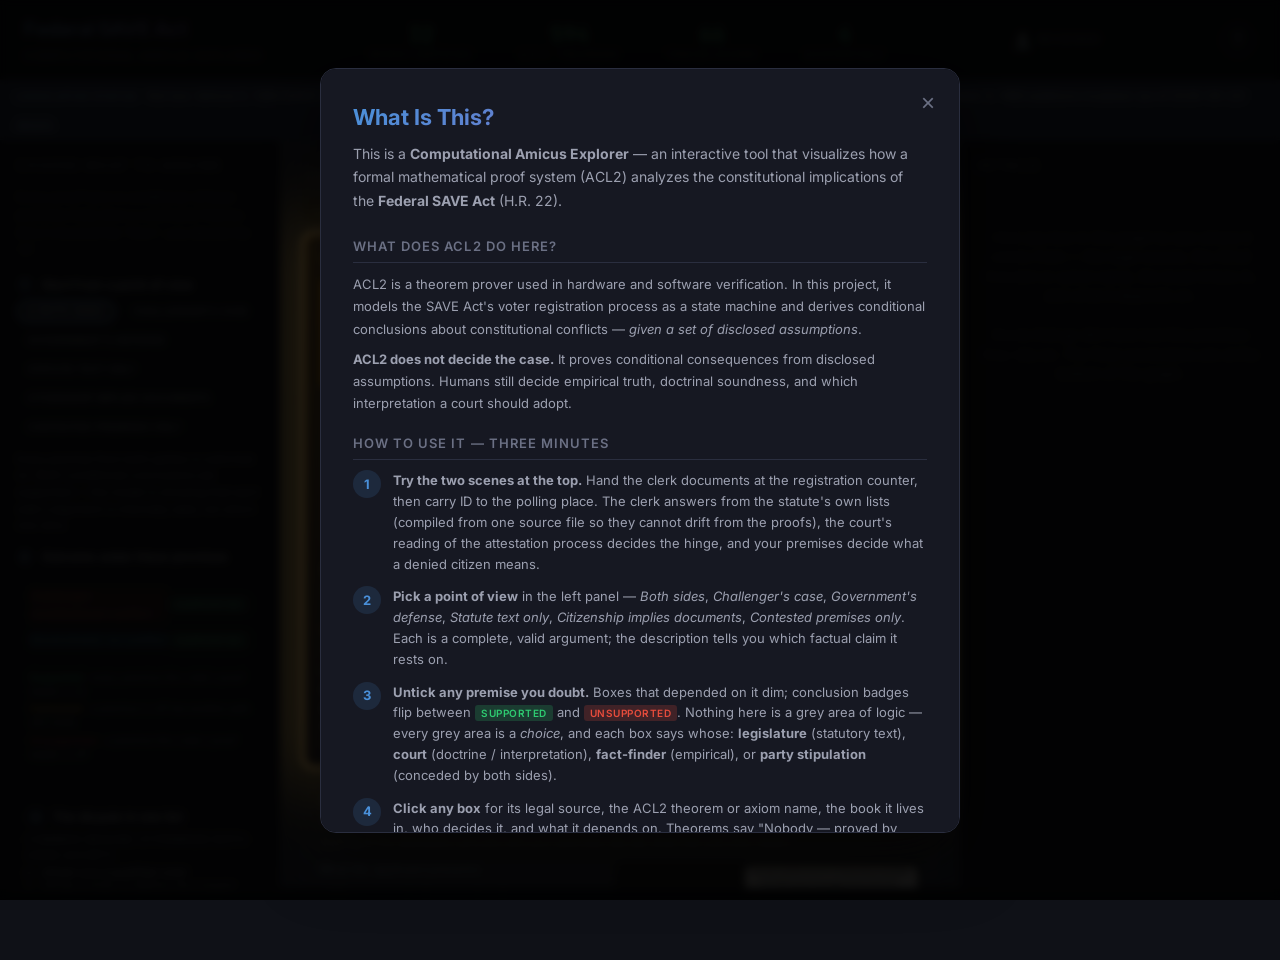
<file: web/index.html>
<!DOCTYPE html>
<html lang="en">
<head>
  <meta charset="UTF-8">
  <meta name="viewport" content="width=device-width, initial-scale=1.0">
  <meta name="description" content="Interactive visual explorer for the Federal SAVE Act ACL2 constitutional stress-test. Toggle assumptions to see which proof paths remain supported.">
  <title>Federal SAVE Act — Computational Amicus Explorer</title>
  <link rel="preconnect" href="https://fonts.googleapis.com">
  <link href="https://fonts.googleapis.com/css2?family=Inter:wght@300;400;500;600;700&family=JetBrains+Mono:wght@400;500&display=swap" rel="stylesheet">
  <link rel="stylesheet" href="style.css?v=7.2.1">
</head>
<body>
  <header id="app-header">
    <div class="header-content">
      <div class="header-title">
        <h1>Federal SAVE Act</h1>
        <span class="subtitle">Computational Amicus Explorer</span>
      </div>
      <div id="audit-bar" class="audit-bar">
        <button class="audit-stat audit-stat-btn" data-audit="books"><span class="audit-num" id="stat-books">—</span><span class="audit-label">Books Certified</span></button>
        <button class="audit-stat audit-stat-btn" data-audit="theorems"><span class="audit-num" id="stat-theorems">—</span><span class="audit-label">Q.E.D. Theorems</span></button>
        <button class="audit-stat audit-stat-btn" data-audit="axioms"><span class="audit-num" id="stat-axioms">—</span><span class="audit-label">Traced Axioms</span></button>
        <button class="audit-stat audit-stat-btn" data-audit="existentials"><span class="audit-num" id="stat-existentials">—</span><span class="audit-label">Existentials</span></button>
      </div>
      <label class="reviewer-toggle" title="Show ACL2 technical details">
        <span class="reviewer-icon">🔬</span>
        <input type="checkbox" id="reviewer-mode">
        <span class="reviewer-label">Reviewer</span>
      </label>
      <button id="about-btn" class="about-btn" title="About this tool">?</button>
    </div>
  </header>

  <div id="audit-drawer" class="audit-drawer">
    <div class="audit-drawer-header">
      <h3 id="audit-drawer-title"></h3>
      <button id="audit-drawer-close" class="audit-drawer-close">&times;</button>
    </div>
    <div id="audit-drawer-content" class="audit-drawer-content"></div>
  </div>

  <div class="mobile-panel-toggles" id="mobile-toggles">
    <button class="mobile-toggle-btn" id="toggle-hypotheticals" data-panel="left">☰ Choose premises</button>
    <button class="mobile-toggle-btn" id="toggle-details" data-panel="right">ℹ Details</button>
  </div>

  <div id="status-bar" class="status-bar hidden">
    <span class="status-chip">LEGISLATIVE STATUS</span>
    <span id="status-text"></span>
    <a id="status-link" href="#" target="_blank" rel="noopener">details</a>
  </div>
  <div id="warning-banner" class="warning-banner hidden">
    <span class="warning-icon">⚠</span>
    <span id="warning-text"></span>
    <button id="warning-close" class="warning-close">&times;</button>
  </div>

  <main id="app-main">
    <aside id="panel-left" class="panel panel-left">
      <h2 class="panel-title">Choose what to assume</h2>
      <p class="panel-hint">Every proof here is conditional: <em>if</em> these premises hold, <em>then</em> a conclusion follows. ACL2 checked the "then"; you decide the "if".</p>
      <div class="step-label"><span class="step-chip">1</span> Start from a point of view</div>
      <div id="preset-bar" class="preset-bar">
        <button class="preset-btn" data-preset="compare" title="Turn on every premise from both sides and compare the two outcomes side by side">⚖ Both sides</button>
        <button class="preset-btn preset-challenger" data-preset="challenger" title="Only the premises the challenger needs: documents are hard to get, the alternative process can deny">Challenger's case</button>
        <button class="preset-btn preset-government" data-preset="government" title="Only the premises the government needs: important interest, evenhanded, adequate alternative">Government's defense</button>
        <button class="preset-btn" data-preset="neutral" title="No legal or empirical premises at all — just the statute's text and structure. Neither outcome is supported.">Statute text only</button>
        <button class="preset-btn" data-preset="citizendocs" title="Grant the challenger every legal premise but deny the empirical ones: citizens hold documents and a waivable fee is not a burden">Citizenship implies documents</button>
        <button class="preset-btn" data-preset="highrisk" title="Keep only the three empirically contestable premises and drop everything doctrinal">Contested premises only</button>
      </div>
      <p id="preset-description" class="preset-description"></p>
      <div class="step-label"><span class="step-chip">2</span> Outcome under these premises</div>
      <div id="scenario-status" class="scenario-status">
        <div class="scenario-row">
          <span class="scenario-path-label path-challenger">Challenger: constitutional conflict</span>
          <span class="scenario-badge" id="scenario-challenger">—</span>
        </div>
        <div class="scenario-row">
          <span class="scenario-path-label path-government">Government: no conflict</span>
          <span class="scenario-badge" id="scenario-government">—</span>
        </div>
        <div class="scenario-legend">
          <span><b class="lg lg-supported">Supported</b> every premise this side's proof needs is on</span>
          <span><b class="lg lg-contested">Contested</b> a premise is off but another path still holds</span>
          <span><b class="lg lg-unsupported">Unsupported</b> a premise this side's proof needs is off</span>
        </div>
      </div>
      <div id="dispute-panel" class="dispute-panel">
        <div class="step-label"><span class="step-chip">★</span> The dispute in one list</div>
        <div id="dispute-list"></div>
      </div>
      <div class="step-label"><span class="step-chip">3</span> Doubt a premise? Untick it and watch the outcome change</div>
      <div id="controls-container"></div>
      <div class="filter-section">
        <h3 class="filter-title">Display options</h3>
        <label class="filter-toggle"><input type="checkbox" id="filter-axiom-free"> Highlight axiom-free theorems</label>
        <label class="filter-toggle"><input type="checkbox" id="filter-high-risk"> Highlight high-risk assumptions</label>
        <label class="filter-toggle"><input type="checkbox" id="filter-challenger" checked> Show challenger path</label>
        <label class="filter-toggle"><input type="checkbox" id="filter-government" checked> Show government path</label>
        <label class="filter-toggle"><input type="checkbox" id="filter-neutral" checked> Show neutral nodes</label>
      </div>
    </aside>

    <section id="panel-center" class="panel panel-center">
      <nav class="jump-bar" aria-label="Jump to">
        <span class="jump-label">Jump to</span>
        <a href="#hinge-panel">The hinge</a>
        <a href="#voter-panel">Registration counter</a>
        <a href="#poll-panel">Polling place</a>
        <a href="#graph-container">Proof graph</a>
        <a href="#" id="jump-conclusions">Conclusions</a>
        <button id="tour-btn" class="tour-btn" title="A 60-second walkthrough">▶ Tour</button>
        <input id="share-link" class="share-link" readonly title="This link reproduces the current premises" aria-label="Share link">
        <button id="export-memo-btn" class="export-btn" title="Write your current premises and outcomes as a Markdown brief">⬇ Export memo</button>
      </nav>
      <section id="hinge-panel" class="hinge-panel" aria-label="The hinge">
        <div class="hinge-eyebrow"><span>The hinge — the one phrase the whole registration dispute turns on</span><button id="spotlight-btn" class="spotlight-btn" title="Dim everything else and light the hinge">🔦 Spotlight</button></div>
        <div class="hinge-beam" aria-hidden="true"></div>
        <blockquote class="hinge-quote">“… such official <em>shall make a determination</em> as to whether the applicant has sufficiently established United States citizenship for purposes of registering to vote …”<span class="hinge-cite">SAVE Act § 2(f), new NVRA § 8(j)(2)(A)</span></blockquote>
        <div class="hinge-readings">
          <button class="hinge-btn" data-reading="mandatory"><span class="hinge-tag">Reading A</span><strong>Must approve</strong><span>If the attestation and evidence meet the standards, the official has to register the applicant.</span></button>
          <button class="hinge-btn" data-reading="discretionary"><span class="hinge-tag">Reading B</span><strong>May deny</strong><span>The official decides; “sufficiently established” is undefined, so a qualified citizen can still be turned away.</span></button>
          <button class="hinge-btn hinge-both" data-reading="both"><span class="hinge-tag">Both</span><strong>Undecided</strong><span>Keep both readings as separate paths — the model’s default.</span></button>
        </div>
        <div id="hinge-consequence" class="hinge-consequence"></div>
        <div class="hinge-evidence">
          <div class="hinge-ev-title">Why we know it is <em>the</em> hinge</div>
          <div id="hinge-evidence-text"></div>
        </div>
      </section>
      <details id="voter-panel" class="voter-panel" open>
        <summary class="voter-summary">
          <span class="voter-title">Try it — a citizen at the registration counter</span>
          <span class="voter-sub">Pick what they bring. The clerk answers from the statute's own list of acceptable documents; then the court's reading of the attestation process and your premises decide what that outcome means.</span>
        </summary>
        <div class="voter-body">
          <div class="voter-docs">
            <div class="voter-docs-title">What the applicant presents</div>
            <details class="voter-whatsthis">
              <summary>Where does this list come from?</summary>
              <p>It is the statute's own list. The SAVE Act (new NVRA § 3(b)) defines "documentary proof of United States citizenship" as exactly these documents, in three groups: four that count <em>on their own</em>; an ordinary government photo ID that counts <em>only when paired</em>; and six supporting documents that count <em>only with that photo ID</em>.</p>
              <p>We typed that definition once, as structured data (<code>data/parsed/federal_save_act_document_rules.json</code> — each entry carries the section number and the exact statutory wording). A small compiler turns that one file into three things that therefore cannot disagree: the ACL2 definitions the 219 theorems are proved against, a plain-English paraphrase, and the checkboxes you see here. A CI check also confirms every quoted clause appears verbatim in both the H.R. 22 text and the current S. 1383 vehicle.</p>
              <p>So when the clerk says "accepted" or "denied", that is the statute's list applied mechanically — not an opinion.</p>
            </details>
            <div id="voter-doc-groups"></div>
            <label class="voter-toggle"><input type="checkbox" id="voter-attest"> Signs attestation under penalty of perjury + submits other evidence (§ 8(j)(2)(A))</label>
            <label class="voter-toggle"><input type="checkbox" id="voter-citizen" checked> The applicant is in fact a U.S. citizen</label>
          </div>
          <div class="voter-scene">
            <svg id="voter-svg" viewBox="0 0 560 300" xmlns="http://www.w3.org/2000/svg" aria-label="Cartoon of an applicant at a registration counter">
              <defs>
                <linearGradient id="vg-floor" x1="0" y1="0" x2="0" y2="1"><stop offset="0" stop-color="#232737"/><stop offset="1" stop-color="#171a26"/></linearGradient>
                <filter id="vg-shadow" x="-10%" y="-10%" width="120%" height="130%"><feDropShadow dx="0" dy="2" stdDeviation="2" flood-color="#000" flood-opacity=".35"/></filter>
                <!-- hand-drawn look: slight wobble of every edge -->
                <filter id="vg-sketch" x="-5%" y="-5%" width="110%" height="110%">
                  <feTurbulence type="fractalNoise" baseFrequency="0.035" numOctaves="2" seed="7" result="noise"/>
                  <feDisplacementMap in="SourceGraphic" in2="noise" scale="2.2" xChannelSelector="R" yChannelSelector="G"/>
                </filter>
              </defs>
              <!-- wall + floor -->
              <rect x="0" y="0" width="560" height="300" fill="#1f2333"/>
              <rect x="0" y="236" width="560" height="64" fill="url(#vg-floor)"/>
              <!-- sign on wall -->
              <rect x="330" y="86" width="150" height="22" rx="4" fill="#2b3144" stroke="#3a4257"/>
              <text x="405" y="101" font-size="10" font-weight="700" text-anchor="middle" fill="#8fc1ff" font-family="Inter, sans-serif" letter-spacing="1">VOTER REGISTRATION</text>
              <!-- counter -->
              <rect x="292" y="168" width="268" height="16" rx="3" fill="#4a5268"/>
              <rect x="300" y="184" width="252" height="52" fill="#30364a"/>
              <rect x="300" y="184" width="252" height="6" fill="#262b3b"/>
              <!-- ===== clerk (behind counter) ===== -->
              <g id="clerk" class="sketch">
                <rect x="392" y="128" width="52" height="46" rx="12" fill="#4a90d9"/>
                <rect x="412" y="118" width="12" height="14" rx="4" fill="#e8c39e"/>
                <circle cx="418" cy="100" r="22" fill="#e8c39e"/>
                <path d="M396 96 q22 -32 44 0 v-4 q-22 -20 -44 0 z" fill="#5a3e2b"/>
                <circle cx="410" cy="100" r="2.2" fill="#2b2b2b"/><circle cx="426" cy="100" r="2.2" fill="#2b2b2b"/>
                <path id="clerk-mouth" d="M410 110 q8 6 16 0" stroke="#8a4b3a" stroke-width="2" fill="none" stroke-linecap="round"/>
                <!-- clerk hand resting on counter -->
                <ellipse cx="380" cy="168" rx="9" ry="5" fill="#e8c39e"/>
              </g>
              <!-- ===== applicant ===== -->
              <g id="applicant" class="sketch">
                <!-- body -->
                <path d="M104 236 v-70 a30 30 0 0 1 30 -30 h16 a30 30 0 0 1 30 30 v70 z" fill="#8e44ad"/>
                <!-- far arm (down) -->
                <path d="M108 150 q-18 30 -10 70" stroke="#8e44ad" stroke-width="14" fill="none" stroke-linecap="round"/>
                <!-- neck + head -->
                <rect x="136" y="108" width="14" height="16" rx="5" fill="#f1d2b6"/>
                <circle cx="143" cy="90" r="26" fill="#f1d2b6"/>
                <path d="M117 86 q26 -36 52 0 v-6 q-26 -24 -52 0 z" fill="#3d3d3d"/>
                <circle cx="134" cy="90" r="2.4" fill="#2b2b2b"/><circle cx="152" cy="90" r="2.4" fill="#2b2b2b"/>
                <path id="voter-mouth" d="M135 102 h16" stroke="#a05a4a" stroke-width="2.2" fill="none" stroke-linecap="round"/>
                <text id="voter-mark" x="176" y="66" font-size="22" font-weight="800" fill="#F39C12" font-family="Inter, sans-serif" opacity="0">?</text>
                <!-- near arm reaching to counter -->
                <path d="M178 152 q50 -4 96 14" stroke="#8e44ad" stroke-width="14" fill="none" stroke-linecap="round"/>
                <ellipse cx="276" cy="166" rx="10" ry="7" fill="#f1d2b6"/>
                <!-- cards held over the counter -->
                <g id="voter-cards" transform="translate(262,150)" filter="url(#vg-shadow)"></g>
              </g>
              <!-- ===== speech bubble (clerk) ===== -->
              <g id="voter-bubble">
                <path id="voter-bubble-path" d="M246 10 h300 a8 8 0 0 1 8 8 v54 a8 8 0 0 1 -8 8 h-118 l-10 14 l-4 -14 h-168 a8 8 0 0 1 -8 -8 v-54 a8 8 0 0 1 8 -8 z" fill="#f5f7fa" filter="url(#vg-shadow)"/>
                <foreignObject x="252" y="14" width="296" height="62">
                  <div xmlns="http://www.w3.org/1999/xhtml" id="voter-bubble-text" class="voter-bubble-text">—</div>
                </foreignObject>
              </g>
            </svg>
            <div id="voter-outcome" class="voter-outcome"></div>
          </div>
        </div>
      </details>
      <details id="poll-panel" class="voter-panel" open>
        <summary class="voter-summary">
          <span class="voter-title">Try it — election day at the polling place (SAVE America Act § 3)</span>
          <span class="voter-sub">Same citizen, now registered. Pick what they carry to the polls; the poll worker answers from the statute's list of valid photo identification, the 3-day cure rule decides whether the ballot counts, and your premises decide what an uncounted ballot means.</span>
        </summary>
        <div class="voter-body">
          <div class="voter-docs">
            <div class="voter-docs-title">What the voter carries</div>
            <details class="voter-whatsthis">
              <summary>Where does this list come from?</summary>
              <p>New HAVA § 303A(c), added by § 3 of the SAVE America Act, defines "valid photo identification" as exactly five documents. Three of them must show a photo <em>and an expiration date</em>. It is a different list from the registration list above: a passport is on both; an ordinary photo ID paired with a birth certificate registers you but is not valid photo ID at the polls unless it carries an expiration date; a driver's licence gets you a ballot but does not prove citizenship at registration.</p>
              <p>Without valid ID the voter may cast a provisional ballot, counted only if ID — or a religious-objection affidavit — is presented within 3 days (§ 303A(a)(1)(B)). These checkboxes, the ACL2 definitions and the English paraphrase are compiled from one file, and CI checks every quoted clause is verbatim in S. 1383.</p>
            </details>
            <div id="poll-doc-groups"></div>
            <label class="voter-toggle"><input type="checkbox" id="poll-cure"> Returns within 3 days with valid ID or a religious-objection affidavit (§ 303A(a)(1)(B)(i))</label>
            <label class="voter-toggle"><input type="checkbox" id="poll-citizen" checked> The voter is a registered U.S. citizen</label>
          </div>
          <div class="voter-scene">
            <svg id="poll-svg" viewBox="0 0 560 300" xmlns="http://www.w3.org/2000/svg" aria-label="Cartoon of a voter at a polling place">
              <rect x="0" y="0" width="560" height="300" fill="#1f2333"/>
              <rect x="0" y="236" width="560" height="64" fill="url(#vg-floor)"/>
              <!-- voting booth -->
              <rect x="470" y="96" width="70" height="140" fill="#2b3144" stroke="#3a4257"/>
              <rect x="474" y="100" width="62" height="70" fill="#4a5268"/>
              <rect x="470" y="170" width="70" height="4" fill="#8fc1ff" opacity=".5"/>
              <text x="505" y="90" font-size="9" font-weight="700" text-anchor="middle" fill="#8fc1ff" font-family="Inter, sans-serif" letter-spacing="1">VOTE</text>
              <!-- sign -->
              <rect x="300" y="86" width="150" height="22" rx="4" fill="#2b3144" stroke="#3a4257"/>
              <text x="375" y="101" font-size="10" font-weight="700" text-anchor="middle" fill="#8fc1ff" font-family="Inter, sans-serif" letter-spacing="1">POLLING PLACE</text>
              <!-- check-in table -->
              <rect x="292" y="168" width="170" height="16" rx="3" fill="#4a5268"/>
              <rect x="300" y="184" width="154" height="52" fill="#30364a"/>
              <!-- poll worker -->
              <g id="poll-worker" class="sketch">
                <rect x="362" y="128" width="52" height="46" rx="12" fill="#2ecc71"/>
                <rect x="382" y="118" width="12" height="14" rx="4" fill="#d9b08c"/>
                <circle cx="388" cy="100" r="22" fill="#d9b08c"/>
                <path d="M366 98 q22 -30 44 0 v-6 q-22 -20 -44 0 z" fill="#2b2b2b"/>
                <circle cx="380" cy="100" r="2.2" fill="#2b2b2b"/><circle cx="396" cy="100" r="2.2" fill="#2b2b2b"/>
                <path id="poll-worker-mouth" d="M380 111 h16" stroke="#8a4b3a" stroke-width="2" fill="none" stroke-linecap="round"/>
                <ellipse cx="350" cy="168" rx="9" ry="5" fill="#d9b08c"/>
              </g>
              <!-- voter (same purple citizen) -->
              <g id="poll-voter" class="sketch">
                <path d="M104 236 v-70 a30 30 0 0 1 30 -30 h16 a30 30 0 0 1 30 30 v70 z" fill="#8e44ad"/>
                <path d="M108 150 q-18 30 -10 70" stroke="#8e44ad" stroke-width="14" fill="none" stroke-linecap="round"/>
                <rect x="136" y="108" width="14" height="16" rx="5" fill="#f1d2b6"/>
                <circle cx="143" cy="90" r="26" fill="#f1d2b6"/>
                <path d="M117 86 q26 -36 52 0 v-6 q-26 -24 -52 0 z" fill="#3d3d3d"/>
                <circle cx="134" cy="90" r="2.4" fill="#2b2b2b"/><circle cx="152" cy="90" r="2.4" fill="#2b2b2b"/>
                <path id="poll-mouth" d="M135 103 h16" stroke="#a05a4a" stroke-width="2.2" fill="none" stroke-linecap="round"/>
                <text id="poll-mark" x="176" y="66" font-size="22" font-weight="800" fill="#F39C12" font-family="Inter, sans-serif" opacity="0">?</text>
                <path d="M178 152 q50 -4 96 14" stroke="#8e44ad" stroke-width="14" fill="none" stroke-linecap="round"/>
                <ellipse cx="276" cy="166" rx="10" ry="7" fill="#f1d2b6"/>
                <g id="poll-cards" transform="translate(262,150)" filter="url(#vg-shadow)"></g>
              </g>
              <!-- ballot icon -->
              <g id="poll-ballot" opacity="0" transform="translate(470,40)">
                <rect width="56" height="38" rx="3" fill="#fdfdfd" stroke="#8a93a3"/>
                <text id="poll-ballot-text" x="28" y="16" font-size="8" font-weight="800" text-anchor="middle" fill="#333" font-family="Inter, sans-serif">BALLOT</text>
                <text id="poll-ballot-sub" x="28" y="30" font-size="8" font-weight="700" text-anchor="middle" fill="#2ecc71" font-family="Inter, sans-serif">COUNTED</text>
              </g>
              <!-- bubble -->
              <g>
                <path d="M218 8 h240 a8 8 0 0 1 8 8 v56 a8 8 0 0 1 -8 8 h-70 l-14 16 l-4 -16 h-152 a8 8 0 0 1 -8 -8 v-56 a8 8 0 0 1 8 -8 z" fill="#f5f7fa" filter="url(#vg-shadow)"/>
                <foreignObject x="224" y="12" width="230" height="64">
                  <div xmlns="http://www.w3.org/1999/xhtml" id="poll-bubble-text" class="voter-bubble-text">—</div>
                </foreignObject>
              </g>
            </svg>
            <div id="poll-outcome" class="voter-outcome"></div>
          </div>
        </div>
      </details>
      <div id="graph-container"></div>
    </section>

    <aside id="panel-right" class="panel panel-right">
      <h2 class="panel-title">Details</h2>
      <div id="detail-content">
        <p class="detail-placeholder">Click any box in the graph to see where it comes from — the legal source, the ACL2 theorem or axiom name, the book it lives in, and what it depends on.<br><br>Boxes that go dim have lost the premises they rely on. The final conclusions are at the bottom of the graph.</p>
      </div>
    </aside>
  </main>

  <footer id="app-footer">
    <p>This explorer visualizes certified ACL2 proof dependencies. It does not perform live ACL2 proof search and does not decide legal outcomes. Final conclusions are conditional on selected assumptions.</p>
    <p class="footer-meta">
      <span id="footer-version"></span> ·
      <a href="https://github.com/f-pound/federal_save_act" target="_blank" rel="noopener">GitHub</a> ·
      <a href="examples/mega_act_s113/" title="Second statute, built by the pipeline: H.R. 7300 (MEGA Act) § 113">Also: MEGA Act § 113 demo</a> ·
      <a href="paper/" title="Method and results, for legal scholars and formal-methods readers">White paper</a>
    </p>
  </footer>

  <div id="tour-tip" class="tour-tip hidden" role="dialog" aria-live="polite">
    <div id="tour-text"></div>
    <div class="tour-actions"><span id="tour-count" class="who"></span><button id="tour-skip" class="preset-btn">Skip</button><button id="tour-next" class="preset-btn">Next</button></div>
  </div>
  <!-- Export memo modal -->
  <div id="memo-modal" class="modal-overlay hidden">
    <div class="modal-content memo-content">
      <button id="memo-close" class="modal-close">&times;</button>
      <h2 class="modal-title">Memo — current premises and conditional conclusions</h2>
      <p class="modal-lead">Markdown. Every line is traceable to a certified ACL2 event or a traced axiom. Copy it into your document.</p>
      <div class="memo-actions"><button id="memo-copy" class="preset-btn">Copy to clipboard</button> <span id="memo-copied" class="who"></span></div>
      <textarea id="memo-text" class="memo-text" readonly></textarea>
    </div>
  </div>
  <!-- About Modal -->
  <div id="about-modal" class="modal-overlay hidden">
    <div class="modal-content">
      <button id="modal-close" class="modal-close">&times;</button>
      <h2 class="modal-title">What Is This?</h2>
      <p class="modal-lead">This is a <strong>Computational Amicus Explorer</strong> — an interactive tool that visualizes
      how a formal mathematical proof system (ACL2) analyzes the constitutional implications of the
      <strong>Federal SAVE Act</strong> (H.R. 22).</p>

      <div class="modal-section">
        <h3>What does ACL2 do here?</h3>
        <p>ACL2 is a theorem prover used in hardware and software verification. In this project, it models
        the SAVE Act's voter registration process as a state machine and derives conditional conclusions
        about constitutional conflicts — <em>given a set of disclosed assumptions</em>.</p>
        <p><strong>ACL2 does not decide the case.</strong> It proves conditional consequences from disclosed
        assumptions. Humans still decide empirical truth, doctrinal soundness, and which interpretation a
        court should adopt.</p>
      </div>

      <div class="modal-section">
        <h3>How to use it — three minutes</h3>
        <div class="modal-steps">
          <div class="modal-step"><span class="step-num">1</span><div><strong>Try the two scenes at the top.</strong> Hand the clerk documents at the registration counter, then carry ID to the polling place. The clerk answers from the statute's own lists (compiled from one source file so they cannot drift from the proofs), the court's reading of the attestation process decides the hinge, and your premises decide what a denied citizen means.</div></div>
          <div class="modal-step"><span class="step-num">2</span><div><strong>Pick a point of view</strong> in the left panel — <em>Both sides</em>, <em>Challenger's case</em>, <em>Government's defense</em>, <em>Statute text only</em>, <em>Citizenship implies documents</em>, <em>Contested premises only</em>. Each is a complete, valid argument; the description tells you which factual claim it rests on.</div></div>
          <div class="modal-step"><span class="step-num">3</span><div><strong>Untick any premise you doubt.</strong> Boxes that depended on it dim; conclusion badges flip between <span class="inline-badge badge-supported">Supported</span> and <span class="inline-badge badge-unsupported">Unsupported</span>. Nothing here is a grey area of logic — every grey area is a <em>choice</em>, and each box says whose: <strong>legislature</strong> (statutory text), <strong>court</strong> (doctrine / interpretation), <strong>fact-finder</strong> (empirical), or <strong>party stipulation</strong> (conceded by both sides).</div></div>
          <div class="modal-step"><span class="step-num">4</span><div><strong>Click any box</strong> for its legal source, the ACL2 theorem or axiom name, the book it lives in, who decides it, and what it depends on. Theorems say "Nobody — proved by ACL2 from definitions."</div></div>
          <div class="modal-step"><span class="step-num">5</span><div><strong>Export a memo.</strong> The <em>Export memo</em> button writes your current premises, their deciders and sources, and the resulting conditional conclusions as a Markdown brief you can paste into a document.</div></div>
          <div class="modal-step"><span class="step-num">6</span><div><strong>For reviewers:</strong> the header numbers open drawers listing every certified book, theorem and traced axiom. Everything is machine-checked in CI on every commit — all books certified, every quoted clause verbatim in both bill texts, generated books identical to their source files.</div></div>
        </div>
      </div>

      <div class="modal-section">
        <h3>What Do the Colors Mean?</h3>
        <div class="modal-legend">
          <div class="legend-item"><span class="legend-swatch" style="background:#4A90D9"></span> Legal sources &amp; definitions</div>
          <div class="legend-item"><span class="legend-swatch" style="background:#708090"></span> Traceability artifacts</div>
          <div class="legend-item"><span class="legend-swatch" style="background:#E8A838"></span> Empirical assumptions (contestable)</div>
          <div class="legend-item"><span class="legend-swatch" style="background:#9B59B6"></span> Interpretive / doctrinal assumptions</div>
          <div class="legend-item"><span class="legend-swatch" style="background:#3498DB"></span> Executable model components</div>
          <div class="legend-item"><span class="legend-swatch" style="background:#2ECC71"></span> Axiom-free structural theorems</div>
          <div class="legend-item"><span class="legend-swatch" style="background:#E74C3C"></span> Challenger path / conflict</div>
        </div>
      </div>

      <div class="modal-section">
        <h3>Key Badges</h3>
        <p><span class="inline-badge badge-axiom-free">0 Axioms</span> — Pure structural theorem, proved without any assumptions.<br>
        <span class="inline-badge badge-high-risk">High Risk</span> — Contestable empirical premise that influences the outcome.<br>
        <span class="inline-badge badge-trusted">Trusted Base</span> — Accepted as true but not proved by ACL2.</p>
      </div>

      <div class="modal-footer-note">
        <p>Final conclusions are conditional, not judicial determinations.
        This tool visualizes certified proof dependencies — it does not perform live theorem proving
        or decide legal outcomes.</p>
      </div>

      <button id="modal-got-it" class="modal-got-it">Got It</button>
    </div>
  </div>

  <script src="app.js?v=7.2.1"></script>
</body>
</html>
</file>
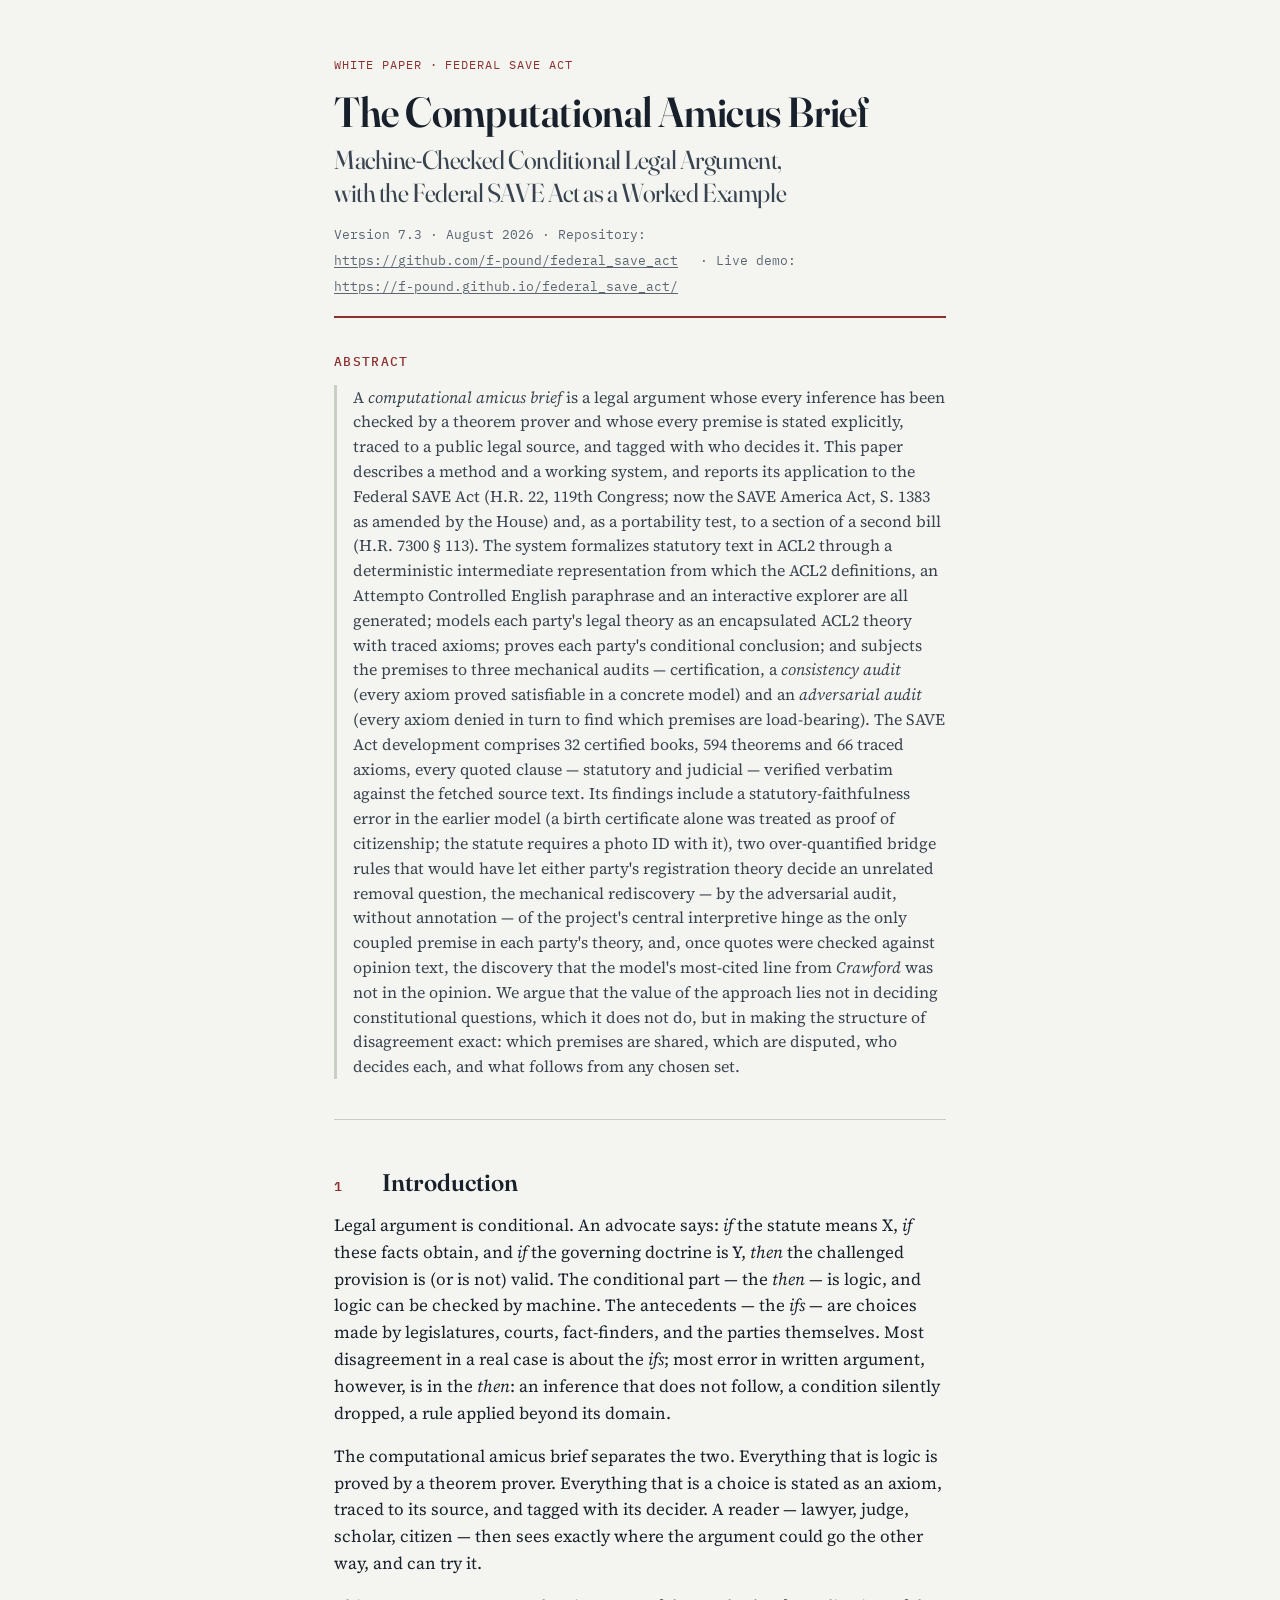
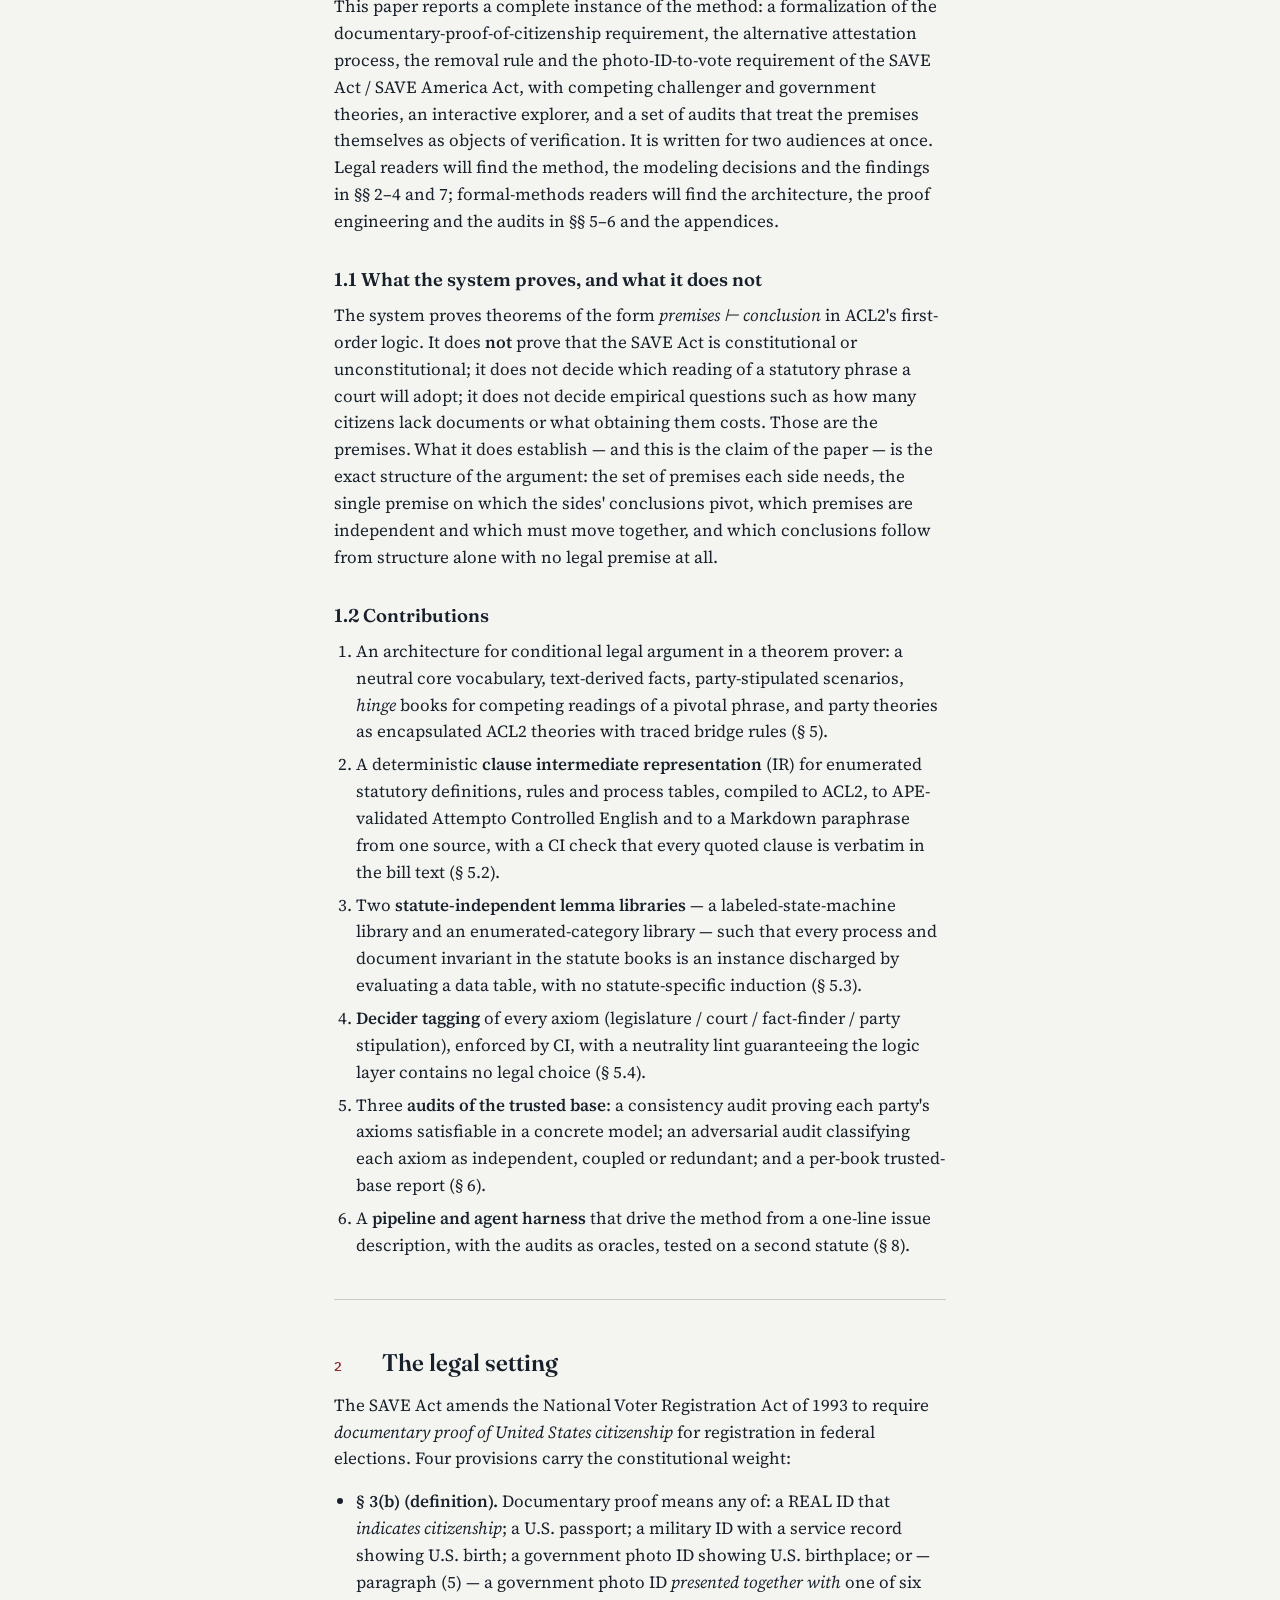
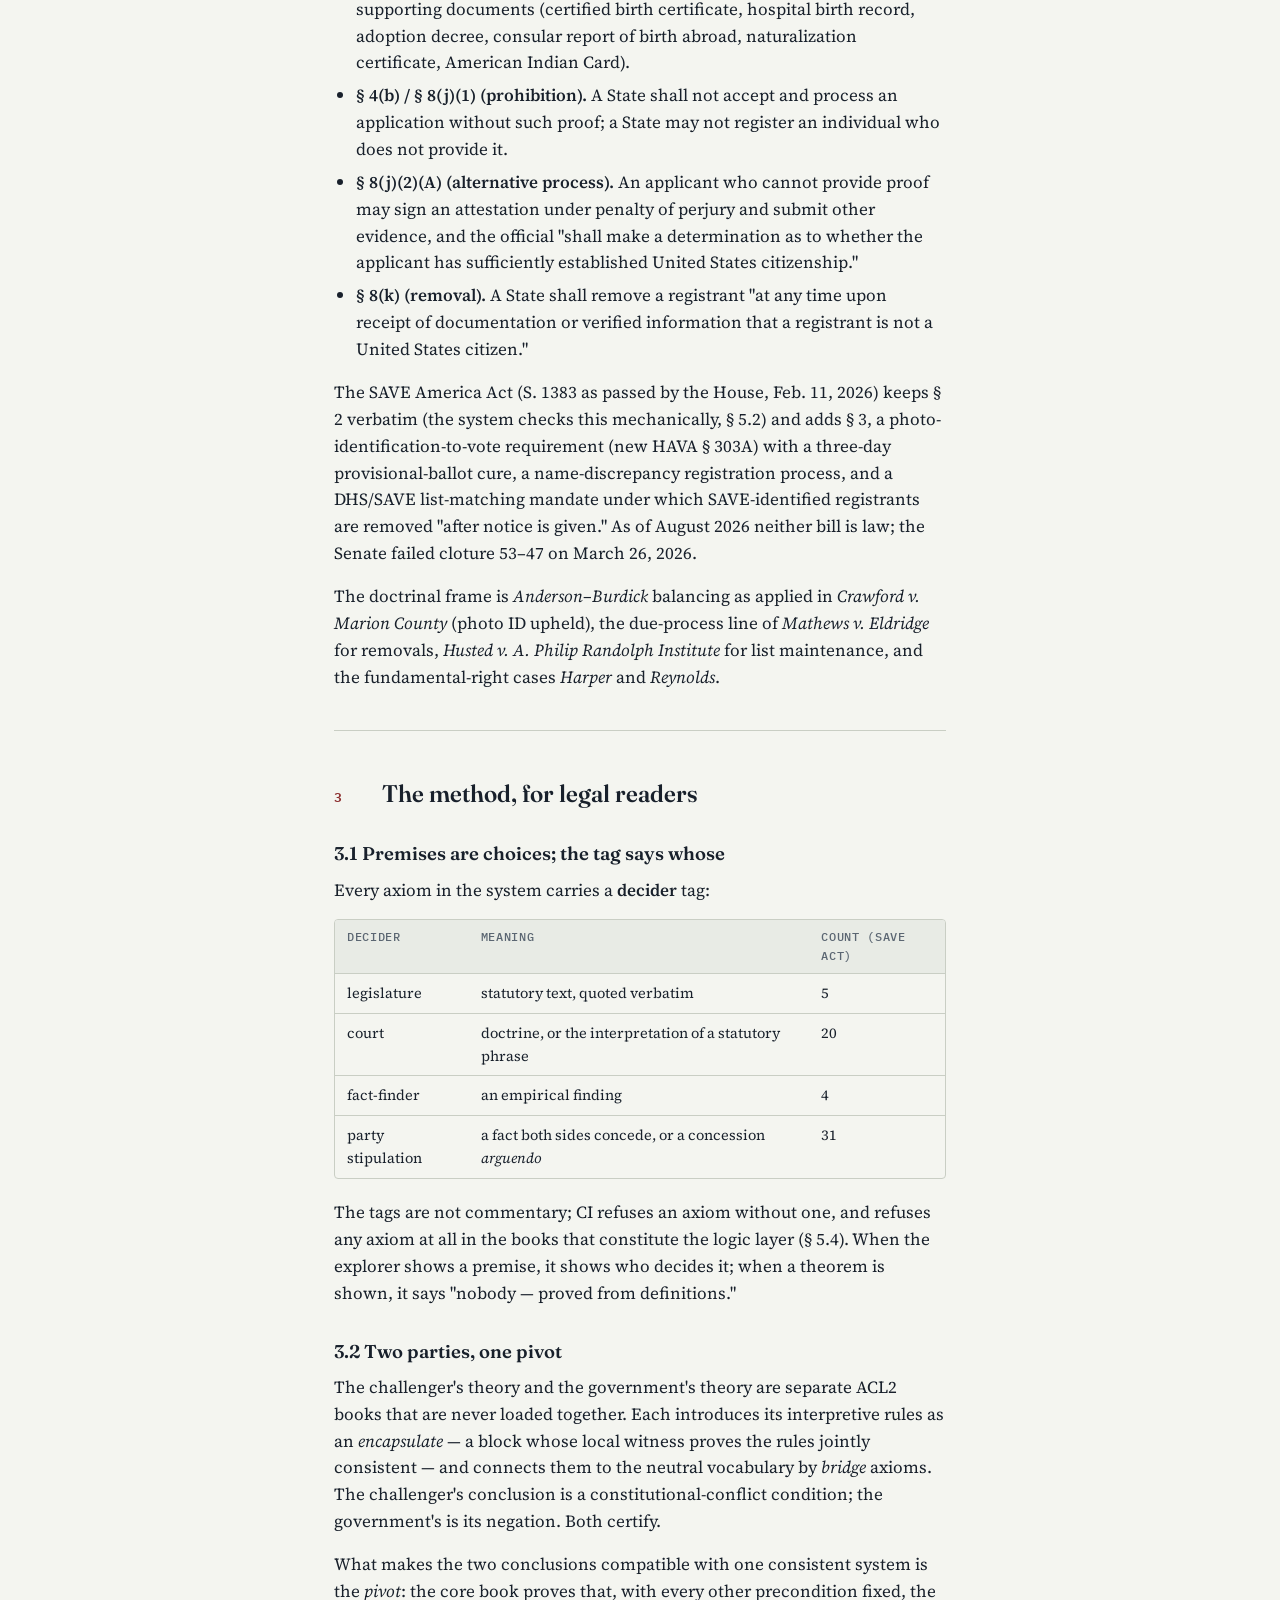
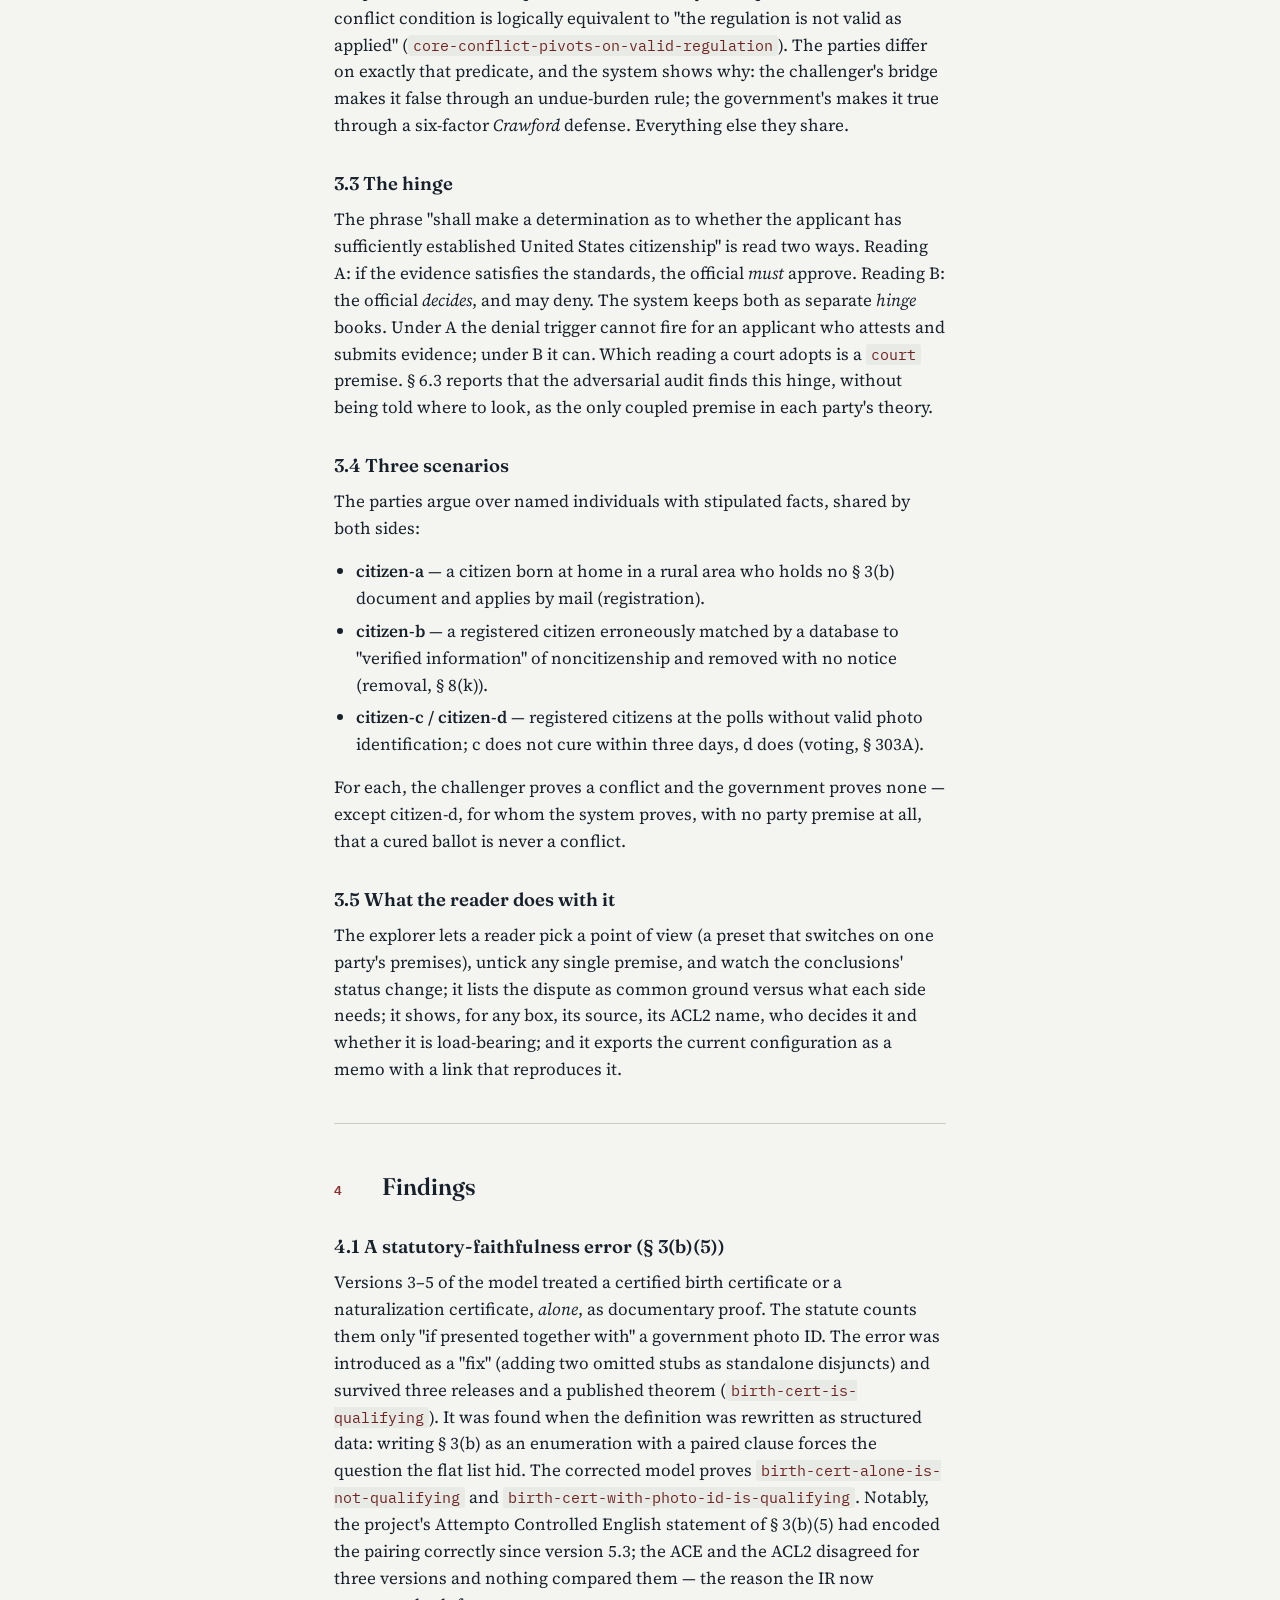
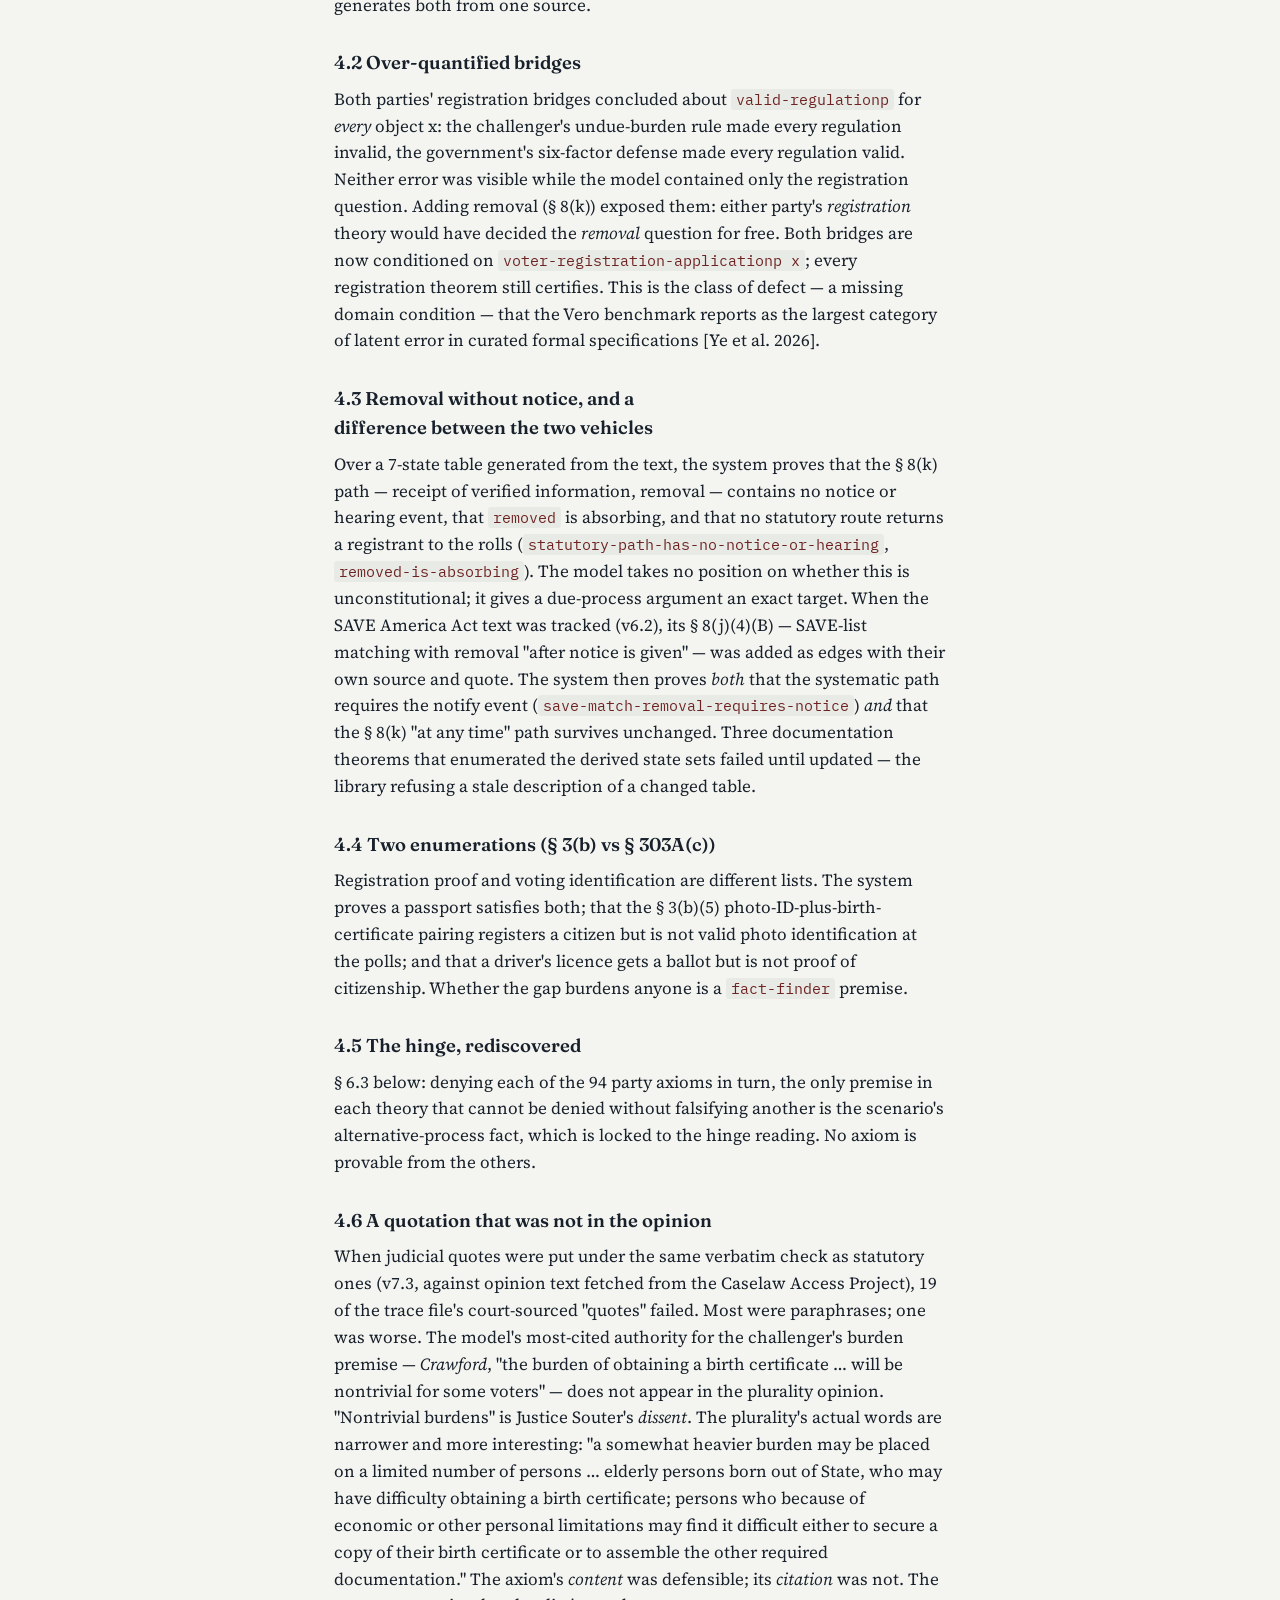
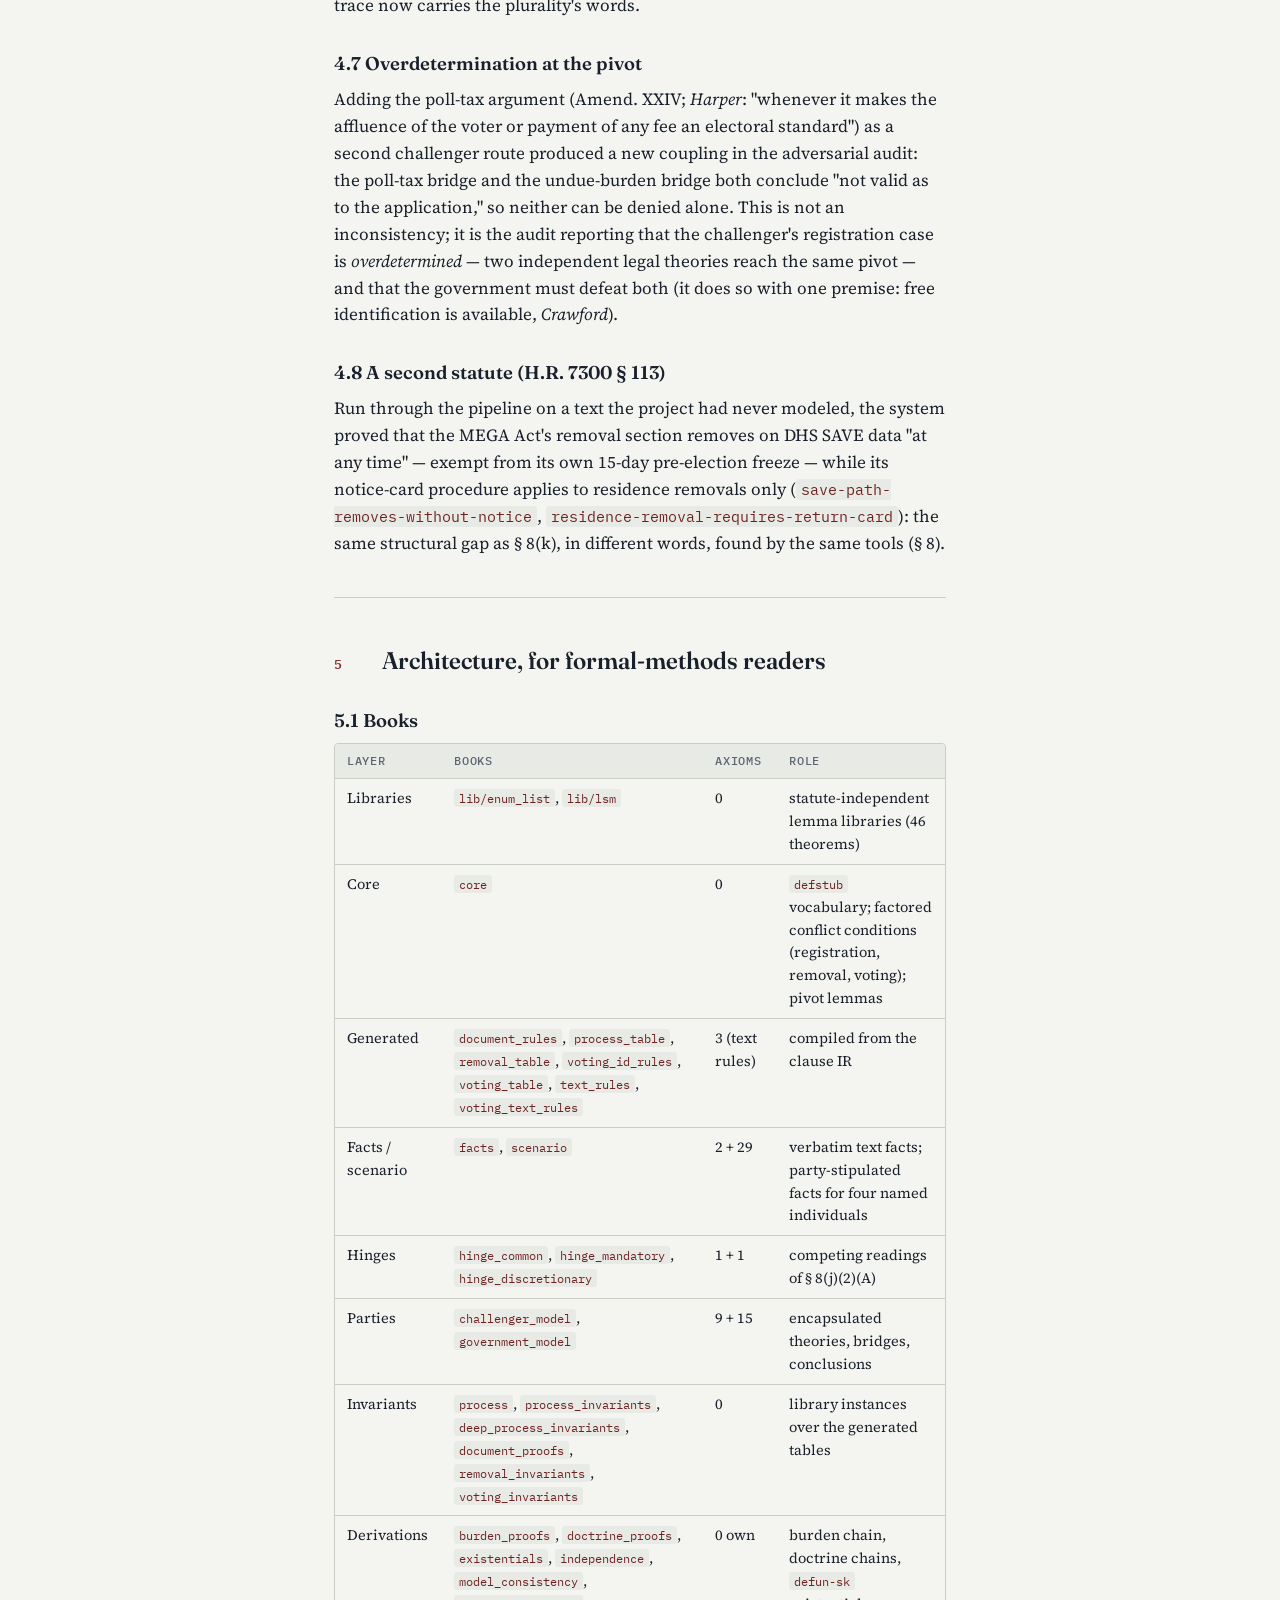
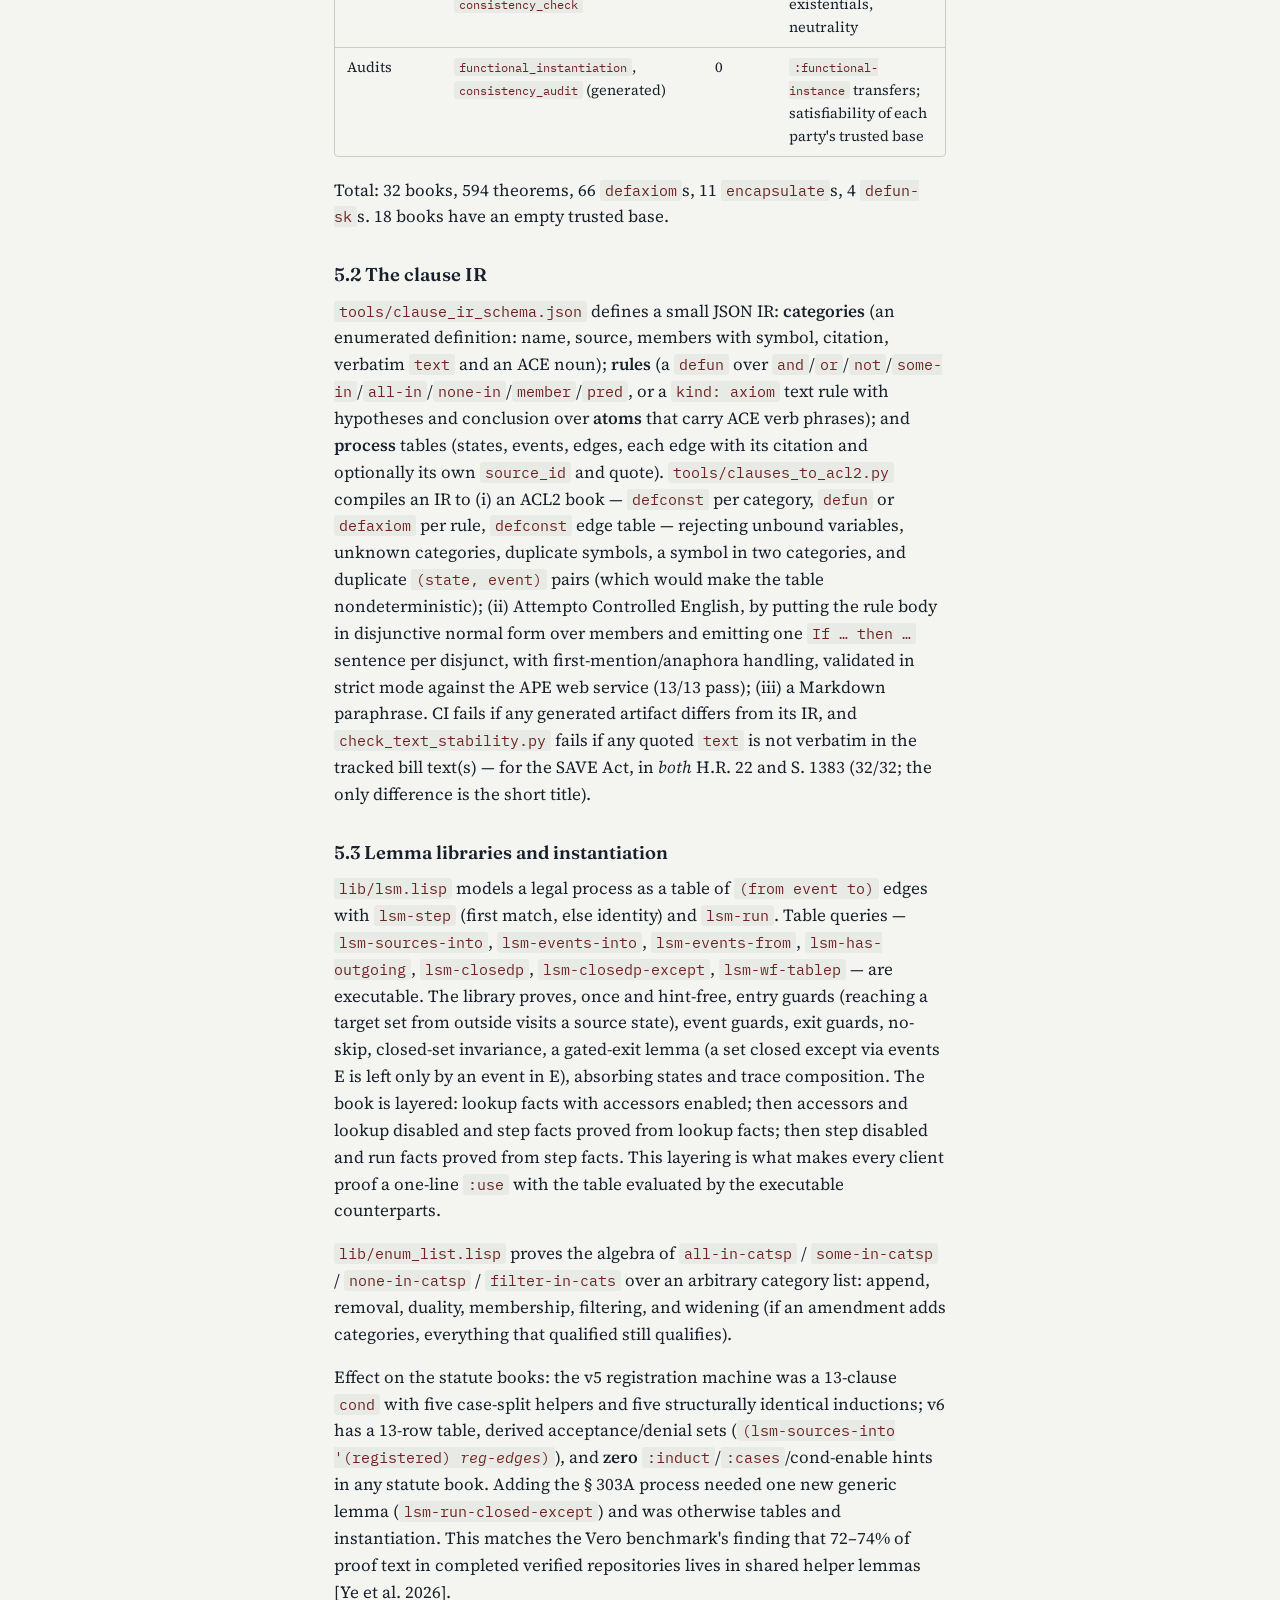
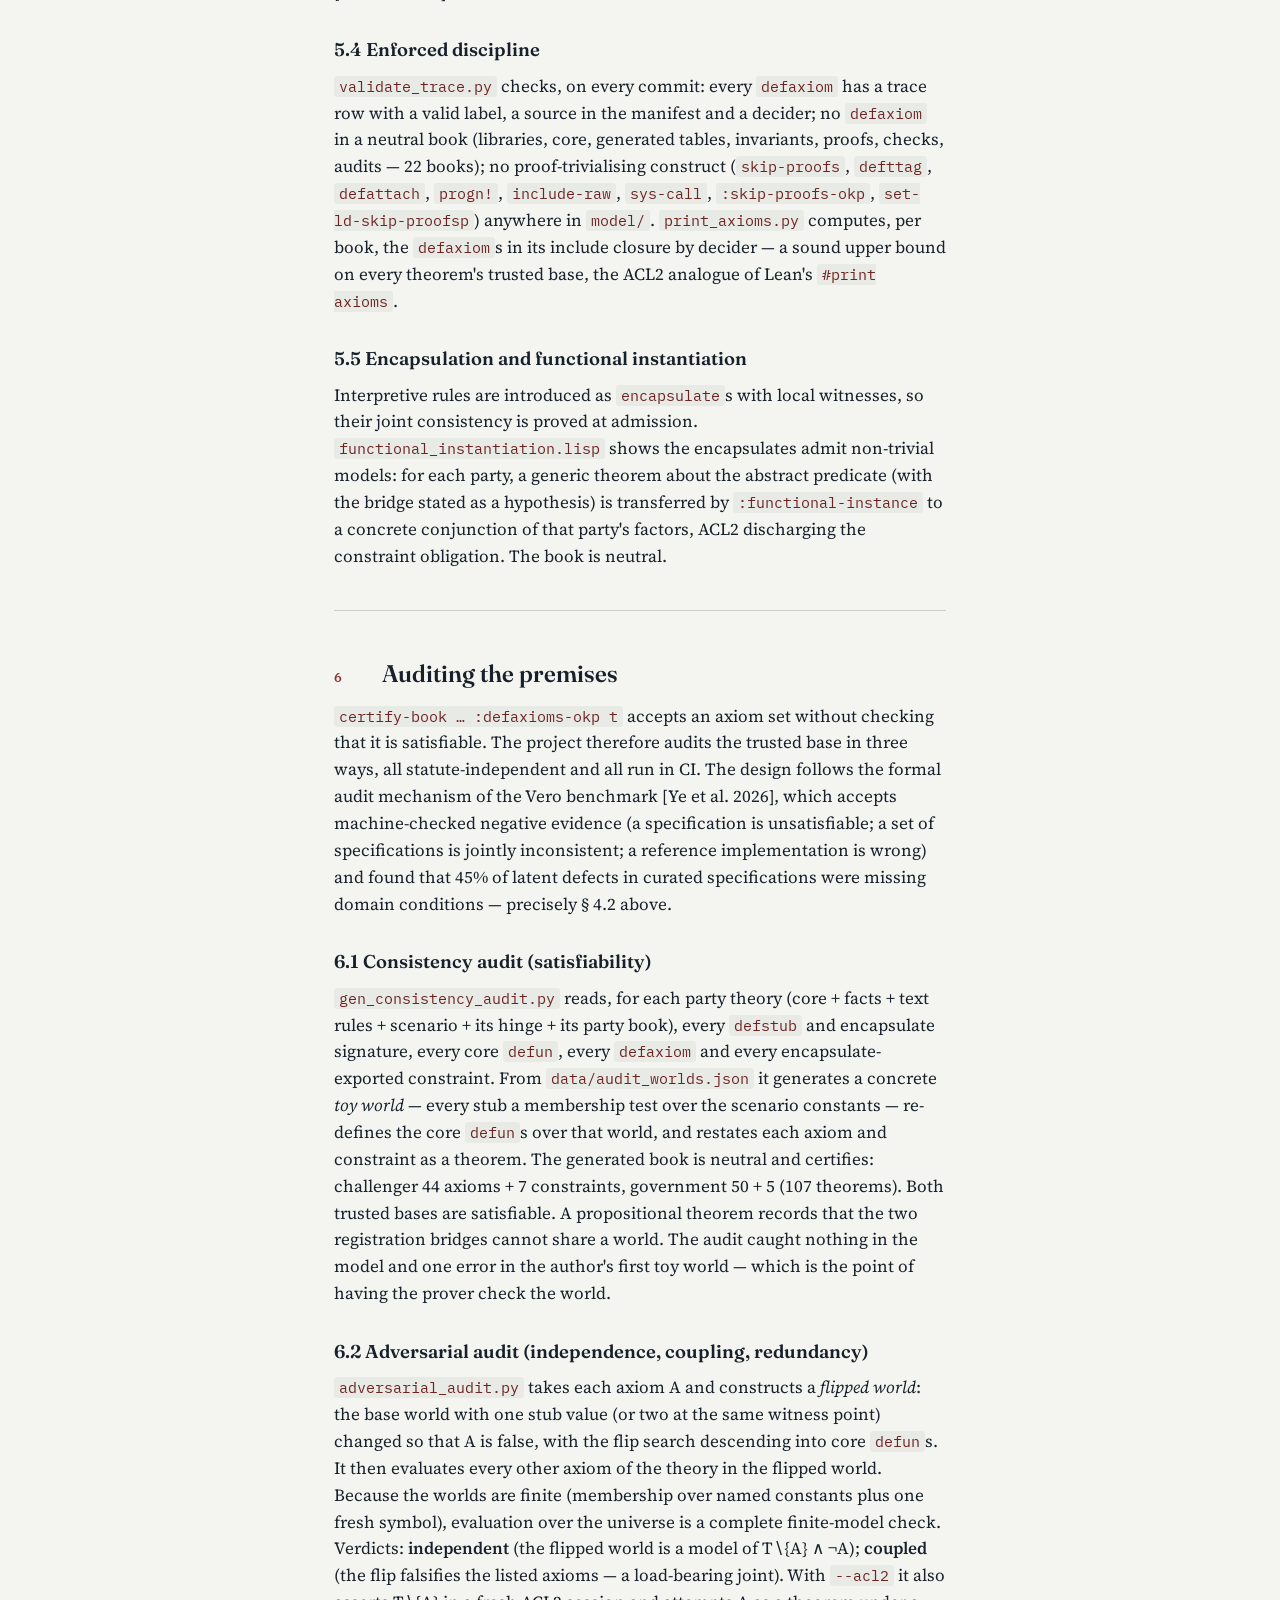
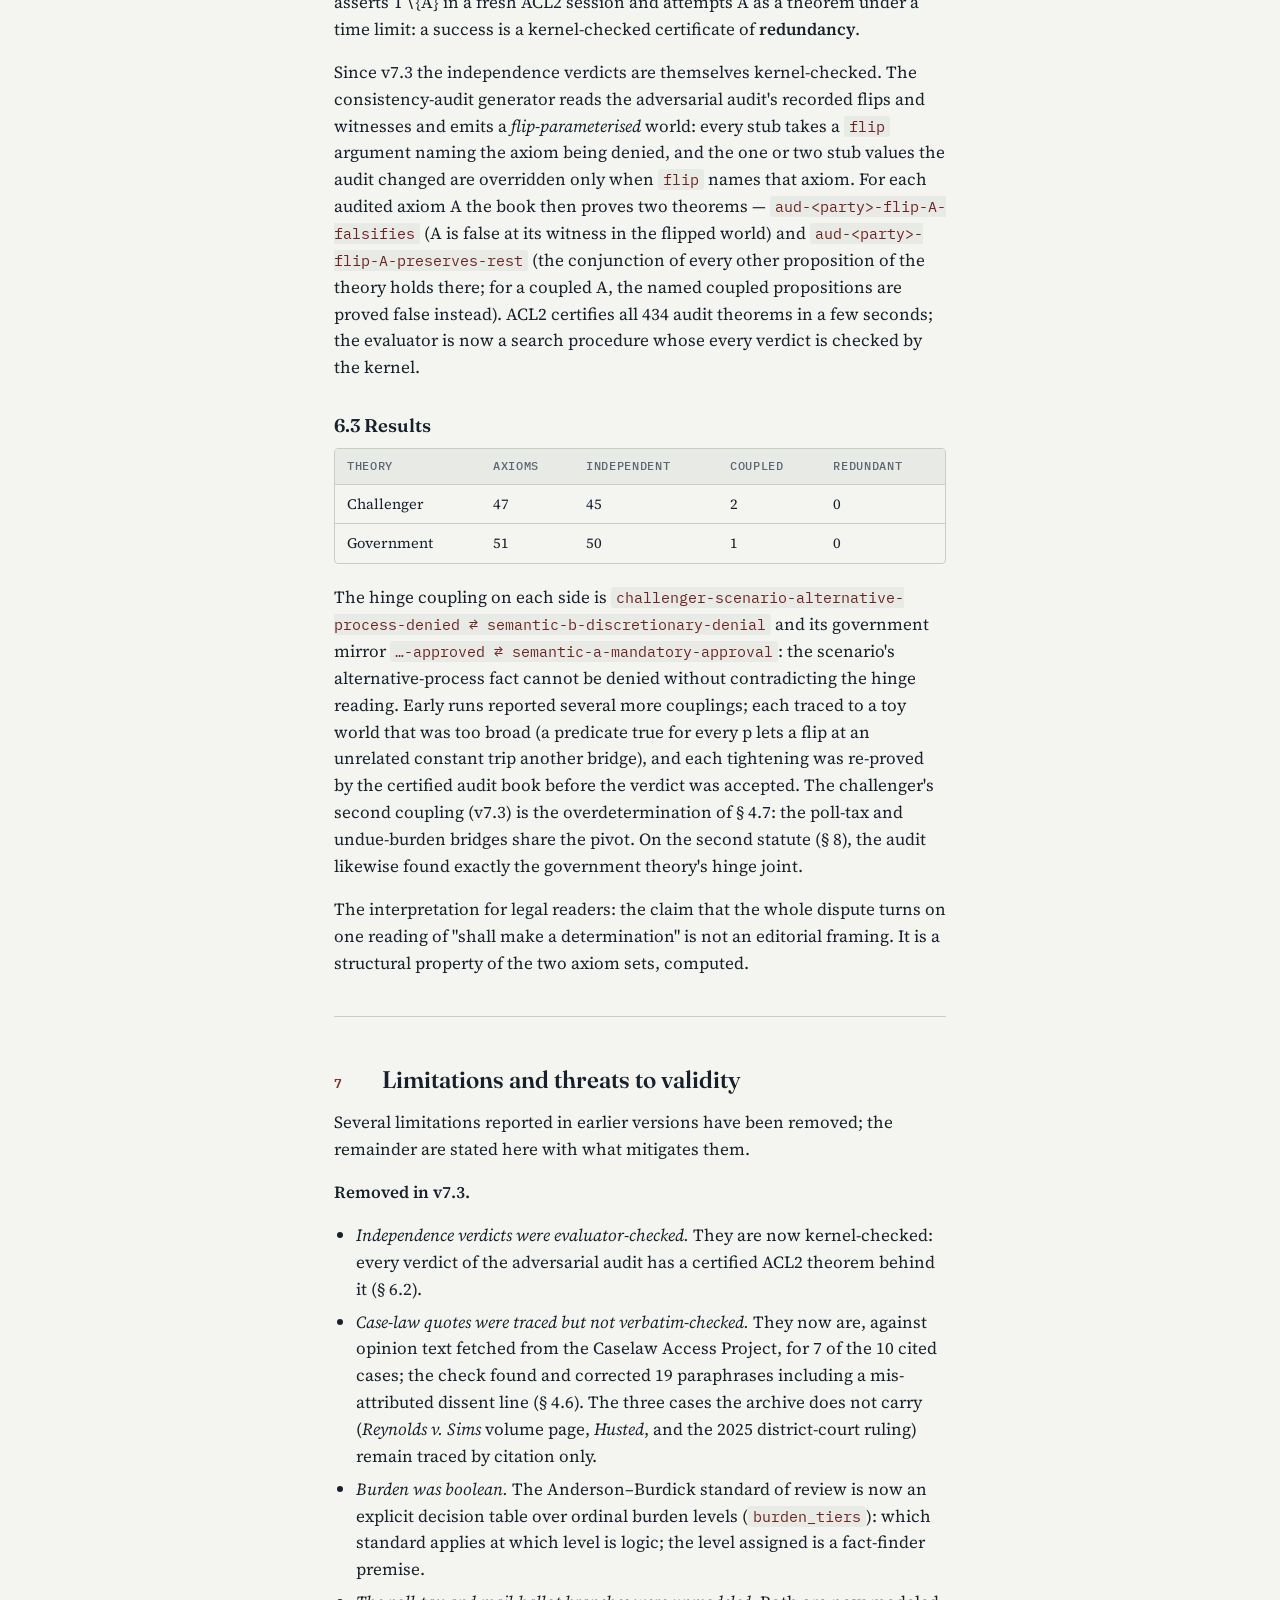
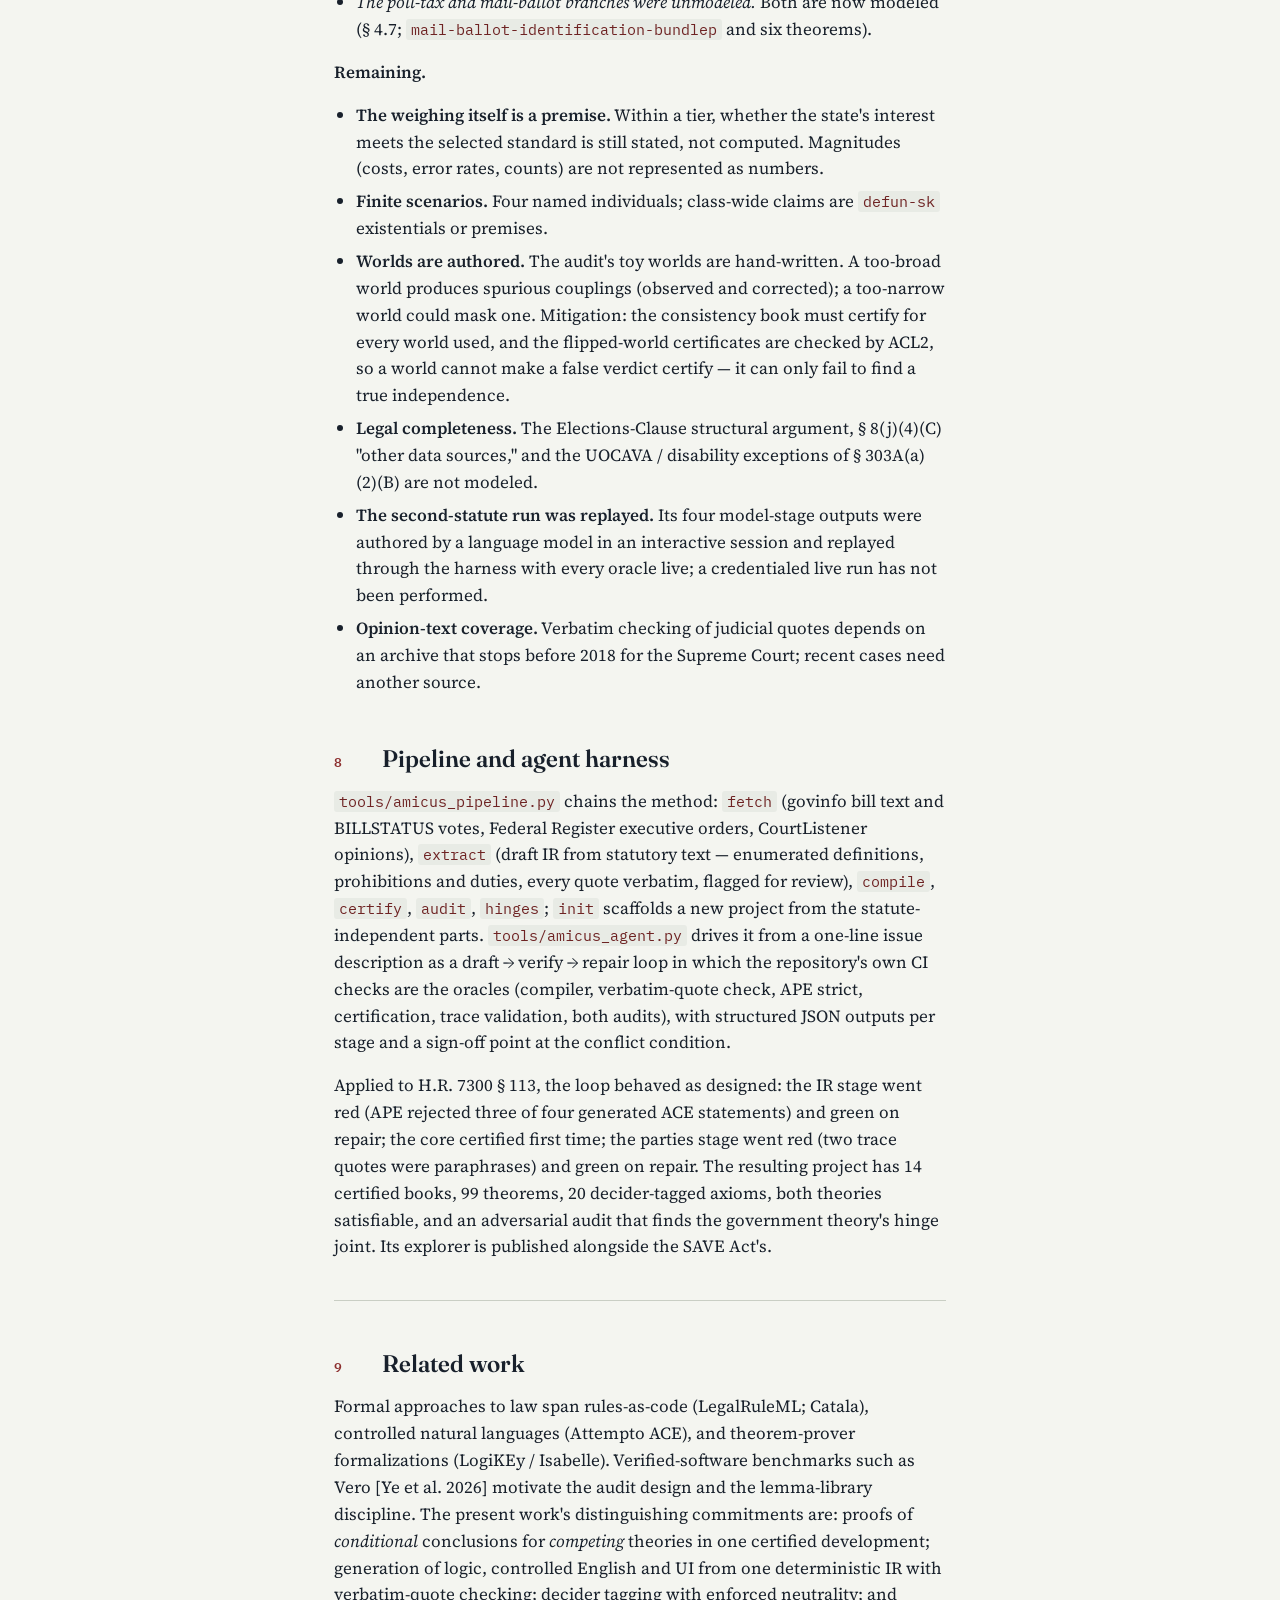
<file: web/paper/index.html>
<!doctype html>
<html lang="en">
<head>
<meta charset="utf-8"><meta name="viewport" content="width=device-width, initial-scale=1">
<meta name="description" content="The Computational Amicus Brief: machine-checked conditional legal argument, with the Federal SAVE Act as a worked example.">
<title>The Computational Amicus Brief</title>
<link rel="preconnect" href="https://fonts.googleapis.com">
<link rel="stylesheet" href="https://fonts.googleapis.com/css2?family=Fraunces:opsz,wght@9..144,400;9..144,600;9..144,700&family=Source+Serif+4:ital,opsz,wght@0,8..60,400;0,8..60,600;1,8..60,400&family=IBM+Plex+Mono:wght@400;500&display=swap">
<style>
:root { --ground:#F4F5F0; --ink:#18202B; --ink-soft:#3A4450; --slate:#5B6672; --rule:#C9CEC4; --panel:#E8EBE5; --accent:#8C2F2F; --accent-ink:#6E2323; }
@media (prefers-color-scheme: dark) { :root:not([data-theme="light"]) { --ground:#14181D; --ink:#E6E8E3; --ink-soft:#C2C7C0; --slate:#98A2AB; --rule:#333B45; --panel:#1D232A; --accent:#D9857F; --accent-ink:#E8A39E; } }
:root[data-theme="dark"] { --ground:#14181D; --ink:#E6E8E3; --ink-soft:#C2C7C0; --slate:#98A2AB; --rule:#333B45; --panel:#1D232A; --accent:#D9857F; --accent-ink:#E8A39E; }
body { background:var(--ground); color:var(--ink); font-family:"Source Serif 4", Georgia, "Times New Roman", serif; font-size:17px; line-height:1.58; margin:0; }
.paper { max-width:68ch; margin:0 auto; padding:56px 24px 96px; }
header.masthead { border-bottom:2px solid var(--accent); padding-bottom:20px; margin-bottom:36px; }
.eyebrow { font-family:"IBM Plex Mono", ui-monospace, monospace; font-size:12px; letter-spacing:.08em; text-transform:uppercase; color:var(--accent); margin:0 0 14px; }
h1 { font-family:Fraunces, "Iowan Old Style", Georgia, serif; font-weight:600; font-size:clamp(30px, 4.6vw, 42px); line-height:1.12; letter-spacing:-.01em; margin:0 0 16px; text-wrap:balance; font-variation-settings:"opsz" 144; }
h1 .sub { font-weight:400; font-size:.62em; line-height:1.25; display:block; margin-top:8px; color:var(--ink-soft); }
.meta { display:flex; flex-wrap:wrap; gap:6px 22px; font-family:"IBM Plex Mono", ui-monospace, monospace; font-size:12.5px; color:var(--slate); }
.meta a { color:var(--slate); }
h2 { font-family:Fraunces, Georgia, serif; font-weight:600; font-size:24px; line-height:1.25; margin:48px 0 14px; text-wrap:balance; display:flex; gap:14px; align-items:baseline; font-variation-settings:"opsz" 72; }
h2 .num { font-family:"IBM Plex Mono", ui-monospace, monospace; font-size:13px; color:var(--accent); letter-spacing:.04em; flex:none; min-width:2.6em; }
h2.abs-h { font-size:13px; font-family:"IBM Plex Mono", ui-monospace, monospace; text-transform:uppercase; letter-spacing:.1em; color:var(--accent); margin-top:0; font-weight:500; }
h2.abs-h + p { font-size:16px; line-height:1.55; color:var(--ink-soft); border-left:3px solid var(--rule); padding-left:16px; }
h3 { font-family:Fraunces, Georgia, serif; font-weight:600; font-size:18.5px; margin:30px 0 8px; text-wrap:balance; }
p { margin:0 0 16px; }
a { color:var(--accent-ink); text-decoration-thickness:1px; text-underline-offset:2px; }
a:focus-visible { outline:2px solid var(--accent); outline-offset:2px; }
code { font-family:"IBM Plex Mono", ui-monospace, monospace; font-size:.86em; color:var(--accent-ink); background:var(--panel); padding:1px 5px; border-radius:3px; }
pre { background:var(--panel); border:1px solid var(--rule); border-radius:4px; padding:14px 16px; overflow-x:auto; font-size:13.5px; line-height:1.5; }
pre code { background:none; color:var(--ink); padding:0; }
ul, ol { padding-left:1.3em; margin:0 0 16px; } li { margin:0 0 6px; }
hr { border:0; border-top:1px solid var(--rule); margin:40px 0; }
.tbl { overflow-x:auto; margin:0 0 20px; border:1px solid var(--rule); border-radius:4px; }
table { border-collapse:collapse; width:100%; font-size:14.5px; font-variant-numeric:tabular-nums; }
th, td { text-align:left; padding:8px 12px; border-bottom:1px solid var(--rule); vertical-align:top; }
th { font-family:"IBM Plex Mono", ui-monospace, monospace; font-size:11.5px; letter-spacing:.06em; text-transform:uppercase; color:var(--slate); background:var(--panel); font-weight:500; }
tr:last-child td { border-bottom:0; } strong { font-weight:600; }
@media (max-width:600px) { body { font-size:16px; } .paper { padding:36px 18px 64px; } }
</style>
</head>
<body>
<div class="paper">
<header class="masthead">
<p class="eyebrow">White paper · Federal SAVE Act</p>
<h1>The Computational Amicus Brief<span class="sub">Machine-Checked Conditional Legal Argument, with the Federal SAVE Act as a Worked Example</span></h1>
<div class="meta">Version 7.3 · August 2026 · Repository: <a href="https://github.com/f-pound/federal_save_act">https://github.com/f-pound/federal_save_act</a> · Live demo: <a href="https://f-pound.github.io/federal_save_act/">https://f-pound.github.io/federal_save_act/</a></div>
</header>
<h2 class="abs-h">Abstract</h2>
<p>A <em>computational amicus brief</em> is a legal argument whose every inference has been checked by a theorem prover and whose every premise is stated explicitly, traced to a public legal source, and tagged with who decides it. This paper describes a method and a working system, and reports its application to the Federal SAVE Act (H.R. 22, 119th Congress; now the SAVE America Act, S. 1383 as amended by the House) and, as a portability test, to a section of a second bill (H.R. 7300 § 113). The system formalizes statutory text in ACL2 through a deterministic intermediate representation from which the ACL2 definitions, an Attempto Controlled English paraphrase and an interactive explorer are all generated; models each party's legal theory as an encapsulated ACL2 theory with traced axioms; proves each party's conditional conclusion; and subjects the premises to three mechanical audits — certification, a <em>consistency audit</em> (every axiom proved satisfiable in a concrete model) and an <em>adversarial audit</em> (every axiom denied in turn to find which premises are load-bearing). The SAVE Act development comprises 32 certified books, 594 theorems and 66 traced axioms, every quoted clause — statutory and judicial — verified verbatim against the fetched source text. Its findings include a statutory-faithfulness error in the earlier model (a birth certificate alone was treated as proof of citizenship; the statute requires a photo ID with it), two over-quantified bridge rules that would have let either party's registration theory decide an unrelated removal question, the mechanical rediscovery — by the adversarial audit, without annotation — of the project's central interpretive hinge as the only coupled premise in each party's theory, and, once quotes were checked against opinion text, the discovery that the model's most-cited line from <em>Crawford</em> was not in the opinion. We argue that the value of the approach lies not in deciding constitutional questions, which it does not do, but in making the structure of disagreement exact: which premises are shared, which are disputed, who decides each, and what follows from any chosen set.</p>
<hr>
<h2><span class="num">1</span>Introduction</h2>
<p>Legal argument is conditional. An advocate says: <em>if</em> the statute means X, <em>if</em> these facts obtain, and <em>if</em> the governing doctrine is Y, <em>then</em> the challenged provision is (or is not) valid. The conditional part — the <em>then</em> — is logic, and logic can be checked by machine. The antecedents — the <em>ifs</em> — are choices made by legislatures, courts, fact-finders, and the parties themselves. Most disagreement in a real case is about the <em>ifs</em>; most error in written argument, however, is in the <em>then</em>: an inference that does not follow, a condition silently dropped, a rule applied beyond its domain.</p>
<p>The computational amicus brief separates the two. Everything that is logic is proved by a theorem prover. Everything that is a choice is stated as an axiom, traced to its source, and tagged with its decider. A reader — lawyer, judge, scholar, citizen — then sees exactly where the argument could go the other way, and can try it.</p>
<p>This paper reports a complete instance of the method: a formalization of the documentary-proof-of-citizenship requirement, the alternative attestation process, the removal rule and the photo-ID-to-vote requirement of the SAVE Act / SAVE America Act, with competing challenger and government theories, an interactive explorer, and a set of audits that treat the premises themselves as objects of verification. It is written for two audiences at once. Legal readers will find the method, the modeling decisions and the findings in §§ 2–4 and 7; formal-methods readers will find the architecture, the proof engineering and the audits in §§ 5–6 and the appendices.</p>
<h3>1.1 What the system proves, and what it does not</h3>
<p>The system proves theorems of the form <em>premises ⊢ conclusion</em> in ACL2's first-order logic. It does <strong>not</strong> prove that the SAVE Act is constitutional or unconstitutional; it does not decide which reading of a statutory phrase a court will adopt; it does not decide empirical questions such as how many citizens lack documents or what obtaining them costs. Those are the premises. What it does establish — and this is the claim of the paper — is the exact structure of the argument: the set of premises each side needs, the single premise on which the sides' conclusions pivot, which premises are independent and which must move together, and which conclusions follow from structure alone with no legal premise at all.</p>
<h3>1.2 Contributions</h3>
<ol><li>An architecture for conditional legal argument in a theorem prover: a neutral core vocabulary, text-derived facts, party-stipulated scenarios, <em>hinge</em> books for competing readings of a pivotal phrase, and party theories as encapsulated ACL2 theories with traced bridge rules (§ 5).</li><li>A deterministic <strong>clause intermediate representation</strong> (IR) for enumerated statutory definitions, rules and process tables, compiled to ACL2, to APE-validated Attempto Controlled English and to a Markdown paraphrase from one source, with a CI check that every quoted clause is verbatim in the bill text (§ 5.2).</li><li>Two <strong>statute-independent lemma libraries</strong> — a labeled-state-machine library and an enumerated-category library — such that every process and document invariant in the statute books is an instance discharged by evaluating a data table, with no statute-specific induction (§ 5.3).</li><li><strong>Decider tagging</strong> of every axiom (legislature / court / fact-finder / party stipulation), enforced by CI, with a neutrality lint guaranteeing the logic layer contains no legal choice (§ 5.4).</li><li>Three <strong>audits of the trusted base</strong>: a consistency audit proving each party's axioms satisfiable in a concrete model; an adversarial audit classifying each axiom as independent, coupled or redundant; and a per-book trusted-base report (§ 6).</li><li>A <strong>pipeline and agent harness</strong> that drive the method from a one-line issue description, with the audits as oracles, tested on a second statute (§ 8).</li></ol>
<hr>
<h2><span class="num">2</span>The legal setting</h2>
<p>The SAVE Act amends the National Voter Registration Act of 1993 to require <em>documentary proof of United States citizenship</em> for registration in federal elections. Four provisions carry the constitutional weight:</p>
<ul><li><strong>§ 3(b) (definition).</strong> Documentary proof means any of: a REAL ID that <em>indicates citizenship</em>; a U.S. passport; a military ID with a service record showing U.S. birth; a government photo ID showing U.S. birthplace; or — paragraph (5) — a government photo ID <em>presented together with</em> one of six supporting documents (certified birth certificate, hospital birth record, adoption decree, consular report of birth abroad, naturalization certificate, American Indian Card).</li><li><strong>§ 4(b) / § 8(j)(1) (prohibition).</strong> A State shall not accept and process an application without such proof; a State may not register an individual who does not provide it.</li><li><strong>§ 8(j)(2)(A) (alternative process).</strong> An applicant who cannot provide proof may sign an attestation under penalty of perjury and submit other evidence, and the official "shall make a determination as to whether the applicant has sufficiently established United States citizenship."</li><li><strong>§ 8(k) (removal).</strong> A State shall remove a registrant "at any time upon receipt of documentation or verified information that a registrant is not a United States citizen."</li></ul>
<p>The SAVE America Act (S. 1383 as passed by the House, Feb. 11, 2026) keeps § 2 verbatim (the system checks this mechanically, § 5.2) and adds § 3, a photo-identification-to-vote requirement (new HAVA § 303A) with a three-day provisional-ballot cure, a name-discrepancy registration process, and a DHS/SAVE list-matching mandate under which SAVE-identified registrants are removed "after notice is given." As of August 2026 neither bill is law; the Senate failed cloture 53–47 on March 26, 2026.</p>
<p>The doctrinal frame is <em>Anderson–Burdick</em> balancing as applied in <em>Crawford v. Marion County</em> (photo ID upheld), the due-process line of <em>Mathews v. Eldridge</em> for removals, <em>Husted v. A. Philip Randolph Institute</em> for list maintenance, and the fundamental-right cases <em>Harper</em> and <em>Reynolds</em>.</p>
<hr>
<h2><span class="num">3</span>The method, for legal readers</h2>
<h3>3.1 Premises are choices; the tag says whose</h3>
<p>Every axiom in the system carries a <strong>decider</strong> tag:</p>
<div class="tbl"><table><thead><tr><th>Decider</th><th>Meaning</th><th>Count (SAVE Act)</th></tr></thead><tbody><tr><td>legislature</td><td>statutory text, quoted verbatim</td><td>5</td></tr><tr><td>court</td><td>doctrine, or the interpretation of a statutory phrase</td><td>20</td></tr><tr><td>fact-finder</td><td>an empirical finding</td><td>4</td></tr><tr><td>party stipulation</td><td>a fact both sides concede, or a concession <em>arguendo</em></td><td>31</td></tr></tbody></table></div>
<p>The tags are not commentary; CI refuses an axiom without one, and refuses any axiom at all in the books that constitute the logic layer (§ 5.4). When the explorer shows a premise, it shows who decides it; when a theorem is shown, it says "nobody — proved from definitions."</p>
<h3>3.2 Two parties, one pivot</h3>
<p>The challenger's theory and the government's theory are separate ACL2 books that are never loaded together. Each introduces its interpretive rules as an <em>encapsulate</em> — a block whose local witness proves the rules jointly consistent — and connects them to the neutral vocabulary by <em>bridge</em> axioms. The challenger's conclusion is a constitutional-conflict condition; the government's is its negation. Both certify.</p>
<p>What makes the two conclusions compatible with one consistent system is the <em>pivot</em>: the core book proves that, with every other precondition fixed, the conflict condition is logically equivalent to "the regulation is not valid as applied" (<code>core-conflict-pivots-on-valid-regulation</code>). The parties differ on exactly that predicate, and the system shows why: the challenger's bridge makes it false through an undue-burden rule; the government's makes it true through a six-factor <em>Crawford</em> defense. Everything else they share.</p>
<h3>3.3 The hinge</h3>
<p>The phrase "shall make a determination as to whether the applicant has sufficiently established United States citizenship" is read two ways. Reading A: if the evidence satisfies the standards, the official <em>must</em> approve. Reading B: the official <em>decides</em>, and may deny. The system keeps both as separate <em>hinge</em> books. Under A the denial trigger cannot fire for an applicant who attests and submits evidence; under B it can. Which reading a court adopts is a <code>court</code> premise. § 6.3 reports that the adversarial audit finds this hinge, without being told where to look, as the only coupled premise in each party's theory.</p>
<h3>3.4 Three scenarios</h3>
<p>The parties argue over named individuals with stipulated facts, shared by both sides:</p>
<ul><li><strong>citizen-a</strong> — a citizen born at home in a rural area who holds no § 3(b) document and applies by mail (registration).</li><li><strong>citizen-b</strong> — a registered citizen erroneously matched by a database to "verified information" of noncitizenship and removed with no notice (removal, § 8(k)).</li><li><strong>citizen-c / citizen-d</strong> — registered citizens at the polls without valid photo identification; c does not cure within three days, d does (voting, § 303A).</li></ul>
<p>For each, the challenger proves a conflict and the government proves none — except citizen-d, for whom the system proves, with no party premise at all, that a cured ballot is never a conflict.</p>
<h3>3.5 What the reader does with it</h3>
<p>The explorer lets a reader pick a point of view (a preset that switches on one party's premises), untick any single premise, and watch the conclusions' status change; it lists the dispute as common ground versus what each side needs; it shows, for any box, its source, its ACL2 name, who decides it and whether it is load-bearing; and it exports the current configuration as a memo with a link that reproduces it.</p>
<hr>
<h2><span class="num">4</span>Findings</h2>
<h3>4.1 A statutory-faithfulness error (§ 3(b)(5))</h3>
<p>Versions 3–5 of the model treated a certified birth certificate or a naturalization certificate, <em>alone</em>, as documentary proof. The statute counts them only "if presented together with" a government photo ID. The error was introduced as a "fix" (adding two omitted stubs as standalone disjuncts) and survived three releases and a published theorem (<code>birth-cert-is-qualifying</code>). It was found when the definition was rewritten as structured data: writing § 3(b) as an enumeration with a paired clause forces the question the flat list hid. The corrected model proves <code>birth-cert-alone-is-not-qualifying</code> and <code>birth-cert-with-photo-id-is-qualifying</code>. Notably, the project's Attempto Controlled English statement of § 3(b)(5) had encoded the pairing correctly since version 5.3; the ACE and the ACL2 disagreed for three versions and nothing compared them — the reason the IR now generates both from one source.</p>
<h3>4.2 Over-quantified bridges</h3>
<p>Both parties' registration bridges concluded about <code>valid-regulationp</code> for <em>every</em> object x: the challenger's undue-burden rule made every regulation invalid, the government's six-factor defense made every regulation valid. Neither error was visible while the model contained only the registration question. Adding removal (§ 8(k)) exposed them: either party's <em>registration</em> theory would have decided the <em>removal</em> question for free. Both bridges are now conditioned on <code>voter-registration-applicationp x</code>; every registration theorem still certifies. This is the class of defect — a missing domain condition — that the Vero benchmark reports as the largest category of latent error in curated formal specifications [Ye et al. 2026].</p>
<h3>4.3 Removal without notice, and a difference between the two vehicles</h3>
<p>Over a 7-state table generated from the text, the system proves that the § 8(k) path — receipt of verified information, removal — contains no notice or hearing event, that <code>removed</code> is absorbing, and that no statutory route returns a registrant to the rolls (<code>statutory-path-has-no-notice-or-hearing</code>, <code>removed-is-absorbing</code>). The model takes no position on whether this is unconstitutional; it gives a due-process argument an exact target. When the SAVE America Act text was tracked (v6.2), its § 8(j)(4)(B) — SAVE-list matching with removal "after notice is given" — was added as edges with their own source and quote. The system then proves <em>both</em> that the systematic path requires the notify event (<code>save-match-removal-requires-notice</code>) <em>and</em> that the § 8(k) "at any time" path survives unchanged. Three documentation theorems that enumerated the derived state sets failed until updated — the library refusing a stale description of a changed table.</p>
<h3>4.4 Two enumerations (§ 3(b) vs § 303A(c))</h3>
<p>Registration proof and voting identification are different lists. The system proves a passport satisfies both; that the § 3(b)(5) photo-ID-plus-birth-certificate pairing registers a citizen but is not valid photo identification at the polls; and that a driver's licence gets a ballot but is not proof of citizenship. Whether the gap burdens anyone is a <code>fact-finder</code> premise.</p>
<h3>4.5 The hinge, rediscovered</h3>
<p>§ 6.3 below: denying each of the 94 party axioms in turn, the only premise in each theory that cannot be denied without falsifying another is the scenario's alternative-process fact, which is locked to the hinge reading. No axiom is provable from the others.</p>
<h3>4.6 A quotation that was not in the opinion</h3>
<p>When judicial quotes were put under the same verbatim check as statutory ones (v7.3, against opinion text fetched from the Caselaw Access Project), 19 of the trace file's court-sourced "quotes" failed. Most were paraphrases; one was worse. The model's most-cited authority for the challenger's burden premise — <em>Crawford</em>, "the burden of obtaining a birth certificate … will be nontrivial for some voters" — does not appear in the plurality opinion. "Nontrivial burdens" is Justice Souter's <em>dissent</em>. The plurality's actual words are narrower and more interesting: "a somewhat heavier burden may be placed on a limited number of persons … elderly persons born out of State, who may have difficulty obtaining a birth certificate; persons who because of economic or other personal limitations may find it difficult either to secure a copy of their birth certificate or to assemble the other required documentation." The axiom's <em>content</em> was defensible; its <em>citation</em> was not. The trace now carries the plurality's words.</p>
<h3>4.7 Overdetermination at the pivot</h3>
<p>Adding the poll-tax argument (Amend. XXIV; <em>Harper</em>: "whenever it makes the affluence of the voter or payment of any fee an electoral standard") as a second challenger route produced a new coupling in the adversarial audit: the poll-tax bridge and the undue-burden bridge both conclude "not valid as to the application," so neither can be denied alone. This is not an inconsistency; it is the audit reporting that the challenger's registration case is <em>overdetermined</em> — two independent legal theories reach the same pivot — and that the government must defeat both (it does so with one premise: free identification is available, <em>Crawford</em>).</p>
<h3>4.8 A second statute (H.R. 7300 § 113)</h3>
<p>Run through the pipeline on a text the project had never modeled, the system proved that the MEGA Act's removal section removes on DHS SAVE data "at any time" — exempt from its own 15-day pre-election freeze — while its notice-card procedure applies to residence removals only (<code>save-path-removes-without-notice</code>, <code>residence-removal-requires-return-card</code>): the same structural gap as § 8(k), in different words, found by the same tools (§ 8).</p>
<hr>
<h2><span class="num">5</span>Architecture, for formal-methods readers</h2>
<h3>5.1 Books</h3>
<div class="tbl"><table><thead><tr><th>Layer</th><th>Books</th><th>Axioms</th><th>Role</th></tr></thead><tbody><tr><td>Libraries</td><td><code>lib/enum_list</code>, <code>lib/lsm</code></td><td>0</td><td>statute-independent lemma libraries (46 theorems)</td></tr><tr><td>Core</td><td><code>core</code></td><td>0</td><td><code>defstub</code> vocabulary; factored conflict conditions (registration, removal, voting); pivot lemmas</td></tr><tr><td>Generated</td><td><code>document_rules</code>, <code>process_table</code>, <code>removal_table</code>, <code>voting_id_rules</code>, <code>voting_table</code>, <code>text_rules</code>, <code>voting_text_rules</code></td><td>3 (text rules)</td><td>compiled from the clause IR</td></tr><tr><td>Facts / scenario</td><td><code>facts</code>, <code>scenario</code></td><td>2 + 29</td><td>verbatim text facts; party-stipulated facts for four named individuals</td></tr><tr><td>Hinges</td><td><code>hinge_common</code>, <code>hinge_mandatory</code>, <code>hinge_discretionary</code></td><td>1 + 1</td><td>competing readings of § 8(j)(2)(A)</td></tr><tr><td>Parties</td><td><code>challenger_model</code>, <code>government_model</code></td><td>9 + 15</td><td>encapsulated theories, bridges, conclusions</td></tr><tr><td>Invariants</td><td><code>process</code>, <code>process_invariants</code>, <code>deep_process_invariants</code>, <code>document_proofs</code>, <code>removal_invariants</code>, <code>voting_invariants</code></td><td>0</td><td>library instances over the generated tables</td></tr><tr><td>Derivations</td><td><code>burden_proofs</code>, <code>doctrine_proofs</code>, <code>existentials</code>, <code>independence</code>, <code>model_consistency</code>, <code>consistency_check</code></td><td>0 own</td><td>burden chain, doctrine chains, <code>defun-sk</code> existentials, neutrality</td></tr><tr><td>Audits</td><td><code>functional_instantiation</code>, <code>consistency_audit</code> (generated)</td><td>0</td><td><code>:functional-instance</code> transfers; satisfiability of each party's trusted base</td></tr></tbody></table></div>
<p>Total: 32 books, 594 theorems, 66 <code>defaxiom</code>s, 11 <code>encapsulate</code>s, 4 <code>defun-sk</code>s. 18 books have an empty trusted base.</p>
<h3>5.2 The clause IR</h3>
<p><code>tools/clause_ir_schema.json</code> defines a small JSON IR: <strong>categories</strong> (an enumerated definition: name, source, members with symbol, citation, verbatim <code>text</code> and an ACE noun); <strong>rules</strong> (a <code>defun</code> over <code>and</code>/<code>or</code>/<code>not</code>/<code>some-in</code>/<code>all-in</code>/<code>none-in</code>/<code>member</code>/<code>pred</code>, or a <code>kind: axiom</code> text rule with hypotheses and conclusion over <strong>atoms</strong> that carry ACE verb phrases); and <strong>process</strong> tables (states, events, edges, each edge with its citation and optionally its own <code>source_id</code> and quote). <code>tools/clauses_to_acl2.py</code> compiles an IR to (i) an ACL2 book — <code>defconst</code> per category, <code>defun</code> or <code>defaxiom</code> per rule, <code>defconst</code> edge table — rejecting unbound variables, unknown categories, duplicate symbols, a symbol in two categories, and duplicate <code>(state, event)</code> pairs (which would make the table nondeterministic); (ii) Attempto Controlled English, by putting the rule body in disjunctive normal form over members and emitting one <code>If … then …</code> sentence per disjunct, with first-mention/anaphora handling, validated in strict mode against the APE web service (13/13 pass); (iii) a Markdown paraphrase. CI fails if any generated artifact differs from its IR, and <code>check_text_stability.py</code> fails if any quoted <code>text</code> is not verbatim in the tracked bill text(s) — for the SAVE Act, in <em>both</em> H.R. 22 and S. 1383 (32/32; the only difference is the short title).</p>
<h3>5.3 Lemma libraries and instantiation</h3>
<p><code>lib/lsm.lisp</code> models a legal process as a table of <code>(from event to)</code> edges with <code>lsm-step</code> (first match, else identity) and <code>lsm-run</code>. Table queries — <code>lsm-sources-into</code>, <code>lsm-events-into</code>, <code>lsm-events-from</code>, <code>lsm-has-outgoing</code>, <code>lsm-closedp</code>, <code>lsm-closedp-except</code>, <code>lsm-wf-tablep</code> — are executable. The library proves, once and hint-free, entry guards (reaching a target set from outside visits a source state), event guards, exit guards, no-skip, closed-set invariance, a gated-exit lemma (a set closed except via events E is left only by an event in E), absorbing states and trace composition. The book is layered: lookup facts with accessors enabled; then accessors and lookup disabled and step facts proved from lookup facts; then step disabled and run facts proved from step facts. This layering is what makes every client proof a one-line <code>:use</code> with the table evaluated by the executable counterparts.</p>
<p><code>lib/enum_list.lisp</code> proves the algebra of <code>all-in-catsp</code> / <code>some-in-catsp</code> / <code>none-in-catsp</code> / <code>filter-in-cats</code> over an arbitrary category list: append, removal, duality, membership, filtering, and widening (if an amendment adds categories, everything that qualified still qualifies).</p>
<p>Effect on the statute books: the v5 registration machine was a 13-clause <code>cond</code> with five case-split helpers and five structurally identical inductions; v6 has a 13-row table, derived acceptance/denial sets (<code>(lsm-sources-into '(registered) <em>reg-edges</em>)</code>), and <strong>zero</strong> <code>:induct</code>/<code>:cases</code>/cond-enable hints in any statute book. Adding the § 303A process needed one new generic lemma (<code>lsm-run-closed-except</code>) and was otherwise tables and instantiation. This matches the Vero benchmark's finding that 72–74% of proof text in completed verified repositories lives in shared helper lemmas [Ye et al. 2026].</p>
<h3>5.4 Enforced discipline</h3>
<p><code>validate_trace.py</code> checks, on every commit: every <code>defaxiom</code> has a trace row with a valid label, a source in the manifest and a decider; no <code>defaxiom</code> in a neutral book (libraries, core, generated tables, invariants, proofs, checks, audits — 22 books); no proof-trivialising construct (<code>skip-proofs</code>, <code>defttag</code>, <code>defattach</code>, <code>progn!</code>, <code>include-raw</code>, <code>sys-call</code>, <code>:skip-proofs-okp</code>, <code>set-ld-skip-proofsp</code>) anywhere in <code>model/</code>. <code>print_axioms.py</code> computes, per book, the <code>defaxiom</code>s in its include closure by decider — a sound upper bound on every theorem's trusted base, the ACL2 analogue of Lean's <code>#print axioms</code>.</p>
<h3>5.5 Encapsulation and functional instantiation</h3>
<p>Interpretive rules are introduced as <code>encapsulate</code>s with local witnesses, so their joint consistency is proved at admission. <code>functional_instantiation.lisp</code> shows the encapsulates admit non-trivial models: for each party, a generic theorem about the abstract predicate (with the bridge stated as a hypothesis) is transferred by <code>:functional-instance</code> to a concrete conjunction of that party's factors, ACL2 discharging the constraint obligation. The book is neutral.</p>
<hr>
<h2><span class="num">6</span>Auditing the premises</h2>
<p><code>certify-book … :defaxioms-okp t</code> accepts an axiom set without checking that it is satisfiable. The project therefore audits the trusted base in three ways, all statute-independent and all run in CI. The design follows the formal audit mechanism of the Vero benchmark [Ye et al. 2026], which accepts machine-checked negative evidence (a specification is unsatisfiable; a set of specifications is jointly inconsistent; a reference implementation is wrong) and found that 45% of latent defects in curated specifications were missing domain conditions — precisely § 4.2 above.</p>
<h3>6.1 Consistency audit (satisfiability)</h3>
<p><code>gen_consistency_audit.py</code> reads, for each party theory (core + facts + text rules + scenario + its hinge + its party book), every <code>defstub</code> and encapsulate signature, every core <code>defun</code>, every <code>defaxiom</code> and every encapsulate-exported constraint. From <code>data/audit_worlds.json</code> it generates a concrete <em>toy world</em> — every stub a membership test over the scenario constants — re-defines the core <code>defun</code>s over that world, and restates each axiom and constraint as a theorem. The generated book is neutral and certifies: challenger 44 axioms + 7 constraints, government 50 + 5 (107 theorems). Both trusted bases are satisfiable. A propositional theorem records that the two registration bridges cannot share a world. The audit caught nothing in the model and one error in the author's first toy world — which is the point of having the prover check the world.</p>
<h3>6.2 Adversarial audit (independence, coupling, redundancy)</h3>
<p><code>adversarial_audit.py</code> takes each axiom A and constructs a <em>flipped world</em>: the base world with one stub value (or two at the same witness point) changed so that A is false, with the flip search descending into core <code>defun</code>s. It then evaluates every other axiom of the theory in the flipped world. Because the worlds are finite (membership over named constants plus one fresh symbol), evaluation over the universe is a complete finite-model check. Verdicts: <strong>independent</strong> (the flipped world is a model of T∖{A} ∧ ¬A); <strong>coupled</strong> (the flip falsifies the listed axioms — a load-bearing joint). With <code>--acl2</code> it also asserts T∖{A} in a fresh ACL2 session and attempts A as a theorem under a time limit: a success is a kernel-checked certificate of <strong>redundancy</strong>.</p>
<p>Since v7.3 the independence verdicts are themselves kernel-checked. The consistency-audit generator reads the adversarial audit's recorded flips and witnesses and emits a <em>flip-parameterised</em> world: every stub takes a <code>flip</code> argument naming the axiom being denied, and the one or two stub values the audit changed are overridden only when <code>flip</code> names that axiom. For each audited axiom A the book then proves two theorems — <code>aud-&lt;party&gt;-flip-A-falsifies</code> (A is false at its witness in the flipped world) and <code>aud-&lt;party&gt;-flip-A-preserves-rest</code> (the conjunction of every other proposition of the theory holds there; for a coupled A, the named coupled propositions are proved false instead). ACL2 certifies all 434 audit theorems in a few seconds; the evaluator is now a search procedure whose every verdict is checked by the kernel.</p>
<h3>6.3 Results</h3>
<div class="tbl"><table><thead><tr><th>Theory</th><th>axioms</th><th>independent</th><th>coupled</th><th>redundant</th></tr></thead><tbody><tr><td>Challenger</td><td>47</td><td>45</td><td>2</td><td>0</td></tr><tr><td>Government</td><td>51</td><td>50</td><td>1</td><td>0</td></tr></tbody></table></div>
<p>The hinge coupling on each side is <code>challenger-scenario-alternative-process-denied ⇄ semantic-b-discretionary-denial</code> and its government mirror <code>…-approved ⇄ semantic-a-mandatory-approval</code>: the scenario's alternative-process fact cannot be denied without contradicting the hinge reading. Early runs reported several more couplings; each traced to a toy world that was too broad (a predicate true for every p lets a flip at an unrelated constant trip another bridge), and each tightening was re-proved by the certified audit book before the verdict was accepted. The challenger's second coupling (v7.3) is the overdetermination of § 4.7: the poll-tax and undue-burden bridges share the pivot. On the second statute (§ 8), the audit likewise found exactly the government theory's hinge joint.</p>
<p>The interpretation for legal readers: the claim that the whole dispute turns on one reading of "shall make a determination" is not an editorial framing. It is a structural property of the two axiom sets, computed.</p>
<hr>
<h2><span class="num">7</span>Limitations and threats to validity</h2>
<p>Several limitations reported in earlier versions have been removed; the remainder are stated here with what mitigates them.</p>
<p><strong>Removed in v7.3.</strong></p>
<ul><li><em>Independence verdicts were evaluator-checked.</em> They are now kernel-checked: every verdict of the adversarial audit has a certified ACL2 theorem behind it (§ 6.2).</li><li><em>Case-law quotes were traced but not verbatim-checked.</em> They now are, against opinion text fetched from the Caselaw Access Project, for 7 of the 10 cited cases; the check found and corrected 19 paraphrases including a mis-attributed dissent line (§ 4.6). The three cases the archive does not carry (<em>Reynolds v. Sims</em> volume page, <em>Husted</em>, and the 2025 district-court ruling) remain traced by citation only.</li><li><em>Burden was boolean.</em> The Anderson–Burdick standard of review is now an explicit decision table over ordinal burden levels (<code>burden_tiers</code>): which standard applies at which level is logic; the level assigned is a fact-finder premise.</li><li><em>The poll-tax and mail-ballot branches were unmodeled.</em> Both are now modeled (§ 4.7; <code>mail-ballot-identification-bundlep</code> and six theorems).</li></ul>
<p><strong>Remaining.</strong></p>
<ul><li><strong>The weighing itself is a premise.</strong> Within a tier, whether the state's interest meets the selected standard is still stated, not computed. Magnitudes (costs, error rates, counts) are not represented as numbers.</li><li><strong>Finite scenarios.</strong> Four named individuals; class-wide claims are <code>defun-sk</code> existentials or premises.</li><li><strong>Worlds are authored.</strong> The audit's toy worlds are hand-written. A too-broad world produces spurious couplings (observed and corrected); a too-narrow world could mask one. Mitigation: the consistency book must certify for every world used, and the flipped-world certificates are checked by ACL2, so a world cannot make a false verdict certify — it can only fail to find a true independence.</li><li><strong>Legal completeness.</strong> The Elections-Clause structural argument, § 8(j)(4)(C) "other data sources," and the UOCAVA / disability exceptions of § 303A(a)(2)(B) are not modeled.</li><li><strong>The second-statute run was replayed.</strong> Its four model-stage outputs were authored by a language model in an interactive session and replayed through the harness with every oracle live; a credentialed live run has not been performed.</li><li><strong>Opinion-text coverage.</strong> Verbatim checking of judicial quotes depends on an archive that stops before 2018 for the Supreme Court; recent cases need another source.</li></ul>
<h2><span class="num">8</span>Pipeline and agent harness</h2>
<p><code>tools/amicus_pipeline.py</code> chains the method: <code>fetch</code> (govinfo bill text and BILLSTATUS votes, Federal Register executive orders, CourtListener opinions), <code>extract</code> (draft IR from statutory text — enumerated definitions, prohibitions and duties, every quote verbatim, flagged for review), <code>compile</code>, <code>certify</code>, <code>audit</code>, <code>hinges</code>; <code>init</code> scaffolds a new project from the statute-independent parts. <code>tools/amicus_agent.py</code> drives it from a one-line issue description as a draft → verify → repair loop in which the repository's own CI checks are the oracles (compiler, verbatim-quote check, APE strict, certification, trace validation, both audits), with structured JSON outputs per stage and a sign-off point at the conflict condition.</p>
<p>Applied to H.R. 7300 § 113, the loop behaved as designed: the IR stage went red (APE rejected three of four generated ACE statements) and green on repair; the core certified first time; the parties stage went red (two trace quotes were paraphrases) and green on repair. The resulting project has 14 certified books, 99 theorems, 20 decider-tagged axioms, both theories satisfiable, and an adversarial audit that finds the government theory's hinge joint. Its explorer is published alongside the SAVE Act's.</p>
<hr>
<h2><span class="num">9</span>Related work</h2>
<p>Formal approaches to law span rules-as-code (LegalRuleML; Catala), controlled natural languages (Attempto ACE), and theorem-prover formalizations (LogiKEy / Isabelle). Verified-software benchmarks such as Vero [Ye et al. 2026] motivate the audit design and the lemma-library discipline. The present work's distinguishing commitments are: proofs of <em>conditional</em> conclusions for <em>competing</em> theories in one certified development; generation of logic, controlled English and UI from one deterministic IR with verbatim-quote checking; decider tagging with enforced neutrality; and auditing the premises themselves for satisfiability, independence and redundancy.</p>
<h2><span class="num">10</span>Conclusion</h2>
<p>A theorem prover cannot decide a constitutional case, and this system does not try. What it can do — and what the SAVE Act development shows at full scale — is make the <em>then</em> of a legal argument incontestable and the <em>if</em> exact: every premise stated, sourced and attributed to its decider; every inference checked; every premise tested for consistency, independence and redundancy; and the result explorable by anyone who can tick a box. The method found real errors in its own earlier model, qualified a headline claim when the statutory text changed, and rediscovered the case's central hinge from the axioms alone. It transfers to a new statute with the same tools.</p>
<hr>
<h2><span class="num">Appendix A</span>Reproducibility</h2>
<pre><code>git clone https://github.com/f-pound/federal_save_act &amp;&amp; cd federal_save_act
brew install acl2            # or use the atwalter/acl2 Docker image via $ACL2_CMD
./scripts/certify_books.sh   # pre-checks + 32 books; expect &quot;Certified: 32 … Q.E.D.: 594&quot;
python tools/validate_trace.py
python tools/fetch_opinions.py &amp;&amp; python tools/check_text_stability.py
python tools/adversarial_audit.py --acl2
python tools/serve_explorer.py</code></pre>
<h2><span class="num">Appendix B</span>Theorem inventory by book</h2>
<div class="tbl"><table><thead><tr><th>Book</th><th>Theorems</th><th>Axioms in closure</th></tr></thead><tbody><tr><td>lib/enum_list</td><td>21</td><td>0</td></tr><tr><td>lib/lsm</td><td>25</td><td>0</td></tr><tr><td>core</td><td>7</td><td>0</td></tr><tr><td>process</td><td>30</td><td>0</td></tr><tr><td>process_invariants</td><td>16</td><td>0</td></tr><tr><td>deep_process_invariants</td><td>11</td><td>0</td></tr><tr><td>document_proofs</td><td>20</td><td>0</td></tr><tr><td>removal_invariants</td><td>16</td><td>0</td></tr><tr><td>voting_invariants</td><td>22</td><td>0</td></tr><tr><td>consistency_check</td><td>17</td><td>0</td></tr><tr><td>functional_instantiation</td><td>6</td><td>0</td></tr><tr><td>consistency_audit (generated)</td><td>434</td><td>0</td></tr><tr><td>burden_tiers</td><td>7</td><td>0</td></tr><tr><td>burden_proofs / doctrine_proofs / existentials / independence / model_consistency</td><td>8 / 7 / 6 / 3 / 7</td><td>4</td></tr><tr><td>hinge_common / hinge_mandatory / hinge_discretionary</td><td>4 / 2 / 3</td><td>4 / 5 / 5</td></tr><tr><td>scenario</td><td>12</td><td>34</td></tr><tr><td>challenger_model</td><td>23</td><td>47</td></tr><tr><td>government_model</td><td>12</td><td>51</td></tr></tbody></table></div>
<h2><span class="num">Appendix C</span>The five structural theorems most worth reading</h2>
<ol><li><code>core-conflict-pivots-on-valid-regulation</code> — the pivot (0 axioms).</li><li><code>registered-implies-prior-acceptance-path</code> — registration requires documents accepted or the alternative approved; an instance of <code>lsm-run-entry-guard</code>.</li><li><code>birth-cert-alone-is-not-qualifying</code> / <code>birth-cert-with-photo-id-is-qualifying</code> — § 3(b)(5), corrected.</li><li><code>statutory-path-has-no-notice-or-hearing</code> / <code>save-match-removal-requires-notice</code> — § 8(k) and S. 1383 § 8(j)(4)(B).</li><li><code>registration-proof-does-not-entail-voting-id</code> — the two enumerations.</li></ol>
<h2>References</h2>
<ul><li>Ye, Z., Lou, H., Sun, Y., et al. <em>Vero: Can AI Agents Build Formally Verified Software Repositories?</em> arXiv:2608.13522 (2026).</li><li><em>Crawford v. Marion County Election Board</em>, 553 U.S. 181 (2008). <em>Anderson v. Celebrezze</em>, 460 U.S. 780 (1983). <em>Burdick v. Takushi</em>, 504 U.S. 428 (1992). <em>Mathews v. Eldridge</em>, 424 U.S. 319 (1976). <em>Husted v. A. Philip Randolph Institute</em>, 584 U.S. 756 (2018). <em>Harper v. Virginia Board of Elections</em>, 383 U.S. 663 (1966). <em>Reynolds v. Sims</em>, 377 U.S. 533 (1964). <em>Fish v. Kobach</em>, 840 F.3d 710 (10th Cir. 2016).</li><li>H.R. 22, 119th Cong. (EH, Apr. 10, 2025); S. 1383, 119th Cong. (EAH, Feb. 11, 2026); H.R. 7300, 119th Cong. (IH, Jan. 30, 2026). CRS In Focus IF12902 (v4, Feb. 24, 2026). Executive Orders 14248 (2025) and 14399 (2026); <em>LULAC v. Executive Office of the President</em>, No. 1:25-cv-00946 (D.D.C.).</li><li>Kaufmann, M., Moore, J S. <em>ACL2</em>. Fuchs, N. E., et al. <em>Attempto Controlled English</em>.</li></ul>
</div>
</body>
</html>
</file>
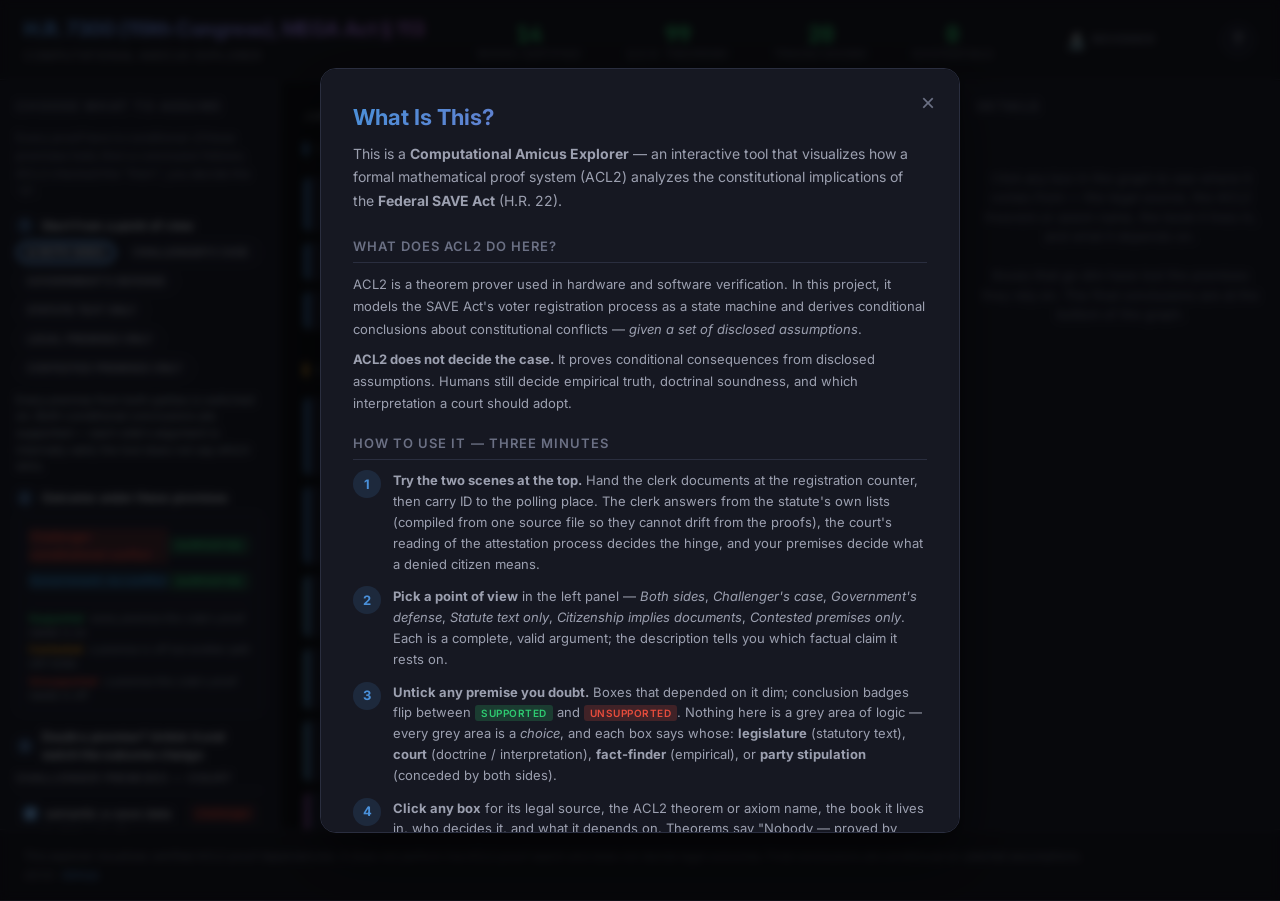
<file: examples/mega_act_s113/web/index.html>
<!DOCTYPE html>
<html lang="en">
<head>
  <meta charset="UTF-8">
  <meta name="viewport" content="width=device-width, initial-scale=1.0">
  <meta name="description" content="Interactive visual explorer for the Federal SAVE Act ACL2 constitutional stress-test. Toggle assumptions to see which proof paths remain supported.">
  <title>Federal SAVE Act — Computational Amicus Explorer</title>
  <link rel="preconnect" href="https://fonts.googleapis.com">
  <link href="https://fonts.googleapis.com/css2?family=Inter:wght@300;400;500;600;700&family=JetBrains+Mono:wght@400;500&display=swap" rel="stylesheet">
  <link rel="stylesheet" href="style.css?v=7.2.1">
</head>
<body>
  <header id="app-header">
    <div class="header-content">
      <div class="header-title">
        <h1>Federal SAVE Act</h1>
        <span class="subtitle">Computational Amicus Explorer</span>
      </div>
      <div id="audit-bar" class="audit-bar">
        <button class="audit-stat audit-stat-btn" data-audit="books"><span class="audit-num" id="stat-books">—</span><span class="audit-label">Books Certified</span></button>
        <button class="audit-stat audit-stat-btn" data-audit="theorems"><span class="audit-num" id="stat-theorems">—</span><span class="audit-label">Q.E.D. Theorems</span></button>
        <button class="audit-stat audit-stat-btn" data-audit="axioms"><span class="audit-num" id="stat-axioms">—</span><span class="audit-label">Traced Axioms</span></button>
        <button class="audit-stat audit-stat-btn" data-audit="existentials"><span class="audit-num" id="stat-existentials">—</span><span class="audit-label">Existentials</span></button>
      </div>
      <label class="reviewer-toggle" title="Show ACL2 technical details">
        <span class="reviewer-icon">🔬</span>
        <input type="checkbox" id="reviewer-mode">
        <span class="reviewer-label">Reviewer</span>
      </label>
      <button id="about-btn" class="about-btn" title="About this tool">?</button>
    </div>
  </header>

  <div id="audit-drawer" class="audit-drawer">
    <div class="audit-drawer-header">
      <h3 id="audit-drawer-title"></h3>
      <button id="audit-drawer-close" class="audit-drawer-close">&times;</button>
    </div>
    <div id="audit-drawer-content" class="audit-drawer-content"></div>
  </div>

  <div class="mobile-panel-toggles" id="mobile-toggles">
    <button class="mobile-toggle-btn" id="toggle-hypotheticals" data-panel="left">☰ Choose premises</button>
    <button class="mobile-toggle-btn" id="toggle-details" data-panel="right">ℹ Details</button>
  </div>

  <div id="status-bar" class="status-bar hidden">
    <span class="status-chip">LEGISLATIVE STATUS</span>
    <span id="status-text"></span>
    <a id="status-link" href="#" target="_blank" rel="noopener">details</a>
  </div>
  <div id="warning-banner" class="warning-banner hidden">
    <span class="warning-icon">⚠</span>
    <span id="warning-text"></span>
    <button id="warning-close" class="warning-close">&times;</button>
  </div>

  <main id="app-main">
    <aside id="panel-left" class="panel panel-left">
      <h2 class="panel-title">Choose what to assume</h2>
      <p class="panel-hint">Every proof here is conditional: <em>if</em> these premises hold, <em>then</em> a conclusion follows. ACL2 checked the "then"; you decide the "if".</p>
      <div class="step-label"><span class="step-chip">1</span> Start from a point of view</div>
      <div id="preset-bar" class="preset-bar">
        <button class="preset-btn" data-preset="compare" title="Turn on every premise from both sides and compare the two outcomes side by side">⚖ Both sides</button>
        <button class="preset-btn preset-challenger" data-preset="challenger" title="Only the premises the challenger needs: documents are hard to get, the alternative process can deny">Challenger's case</button>
        <button class="preset-btn preset-government" data-preset="government" title="Only the premises the government needs: important interest, evenhanded, adequate alternative">Government's defense</button>
        <button class="preset-btn" data-preset="neutral" title="No legal or empirical premises at all — just the statute's text and structure. Neither outcome is supported.">Statute text only</button>
        <button class="preset-btn" data-preset="citizendocs" title="Grant the challenger every legal premise but deny the empirical ones: citizens hold documents and a waivable fee is not a burden">Citizenship implies documents</button>
        <button class="preset-btn" data-preset="highrisk" title="Keep only the three empirically contestable premises and drop everything doctrinal">Contested premises only</button>
      </div>
      <p id="preset-description" class="preset-description"></p>
      <div class="step-label"><span class="step-chip">2</span> Outcome under these premises</div>
      <div id="scenario-status" class="scenario-status">
        <div class="scenario-row">
          <span class="scenario-path-label path-challenger">Challenger: constitutional conflict</span>
          <span class="scenario-badge" id="scenario-challenger">—</span>
        </div>
        <div class="scenario-row">
          <span class="scenario-path-label path-government">Government: no conflict</span>
          <span class="scenario-badge" id="scenario-government">—</span>
        </div>
        <div class="scenario-legend">
          <span><b class="lg lg-supported">Supported</b> every premise this side's proof needs is on</span>
          <span><b class="lg lg-contested">Contested</b> a premise is off but another path still holds</span>
          <span><b class="lg lg-unsupported">Unsupported</b> a premise this side's proof needs is off</span>
        </div>
      </div>
      <div class="step-label"><span class="step-chip">3</span> Doubt a premise? Untick it and watch the outcome change</div>
      <div id="controls-container"></div>
      <div class="filter-section">
        <h3 class="filter-title">Display options</h3>
        <label class="filter-toggle"><input type="checkbox" id="filter-axiom-free"> Highlight axiom-free theorems</label>
        <label class="filter-toggle"><input type="checkbox" id="filter-high-risk"> Highlight high-risk assumptions</label>
        <label class="filter-toggle"><input type="checkbox" id="filter-challenger" checked> Show challenger path</label>
        <label class="filter-toggle"><input type="checkbox" id="filter-government" checked> Show government path</label>
        <label class="filter-toggle"><input type="checkbox" id="filter-neutral" checked> Show neutral nodes</label>
      </div>
    </aside>

    <section id="panel-center" class="panel panel-center">
      <nav class="jump-bar" aria-label="Jump to">
        <span class="jump-label">Jump to</span>
        <a href="#voter-panel">Registration counter</a>
        <a href="#poll-panel">Polling place</a>
        <a href="#graph-container">Proof graph</a>
        <a href="#" id="jump-conclusions">Conclusions</a>
        <button id="export-memo-btn" class="export-btn" title="Write your current premises and outcomes as a Markdown brief">⬇ Export memo</button>
      </nav>
      <details id="voter-panel" class="voter-panel" open>
        <summary class="voter-summary">
          <span class="voter-title">Try it — a citizen at the registration counter</span>
          <span class="voter-sub">Pick what they bring. The clerk answers from the statute's own list of acceptable documents; then the court's reading of the attestation process and your premises decide what that outcome means.</span>
        </summary>
        <div class="voter-body">
          <div class="voter-docs">
            <div class="voter-docs-title">What the applicant presents</div>
            <details class="voter-whatsthis">
              <summary>Where does this list come from?</summary>
              <p>It is the statute's own list. The SAVE Act (new NVRA § 3(b)) defines "documentary proof of United States citizenship" as exactly these documents, in three groups: four that count <em>on their own</em>; an ordinary government photo ID that counts <em>only when paired</em>; and six supporting documents that count <em>only with that photo ID</em>.</p>
              <p>We typed that definition once, as structured data (<code>data/parsed/federal_save_act_document_rules.json</code> — each entry carries the section number and the exact statutory wording). A small compiler turns that one file into three things that therefore cannot disagree: the ACL2 definitions the 219 theorems are proved against, a plain-English paraphrase, and the checkboxes you see here. A CI check also confirms every quoted clause appears verbatim in both the H.R. 22 text and the current S. 1383 vehicle.</p>
              <p>So when the clerk says "accepted" or "denied", that is the statute's list applied mechanically — not an opinion.</p>
            </details>
            <div id="voter-doc-groups"></div>
            <label class="voter-toggle"><input type="checkbox" id="voter-attest"> Signs attestation under penalty of perjury + submits other evidence (§ 8(j)(2)(A))</label>
            <label class="voter-toggle"><input type="checkbox" id="voter-citizen" checked> The applicant is in fact a U.S. citizen</label>
          </div>
          <div class="voter-scene">
            <svg id="voter-svg" viewBox="0 0 560 300" xmlns="http://www.w3.org/2000/svg" aria-label="Cartoon of an applicant at a registration counter">
              <defs>
                <linearGradient id="vg-floor" x1="0" y1="0" x2="0" y2="1"><stop offset="0" stop-color="#232737"/><stop offset="1" stop-color="#171a26"/></linearGradient>
                <filter id="vg-shadow" x="-10%" y="-10%" width="120%" height="130%"><feDropShadow dx="0" dy="2" stdDeviation="2" flood-color="#000" flood-opacity=".35"/></filter>
                <!-- hand-drawn look: slight wobble of every edge -->
                <filter id="vg-sketch" x="-5%" y="-5%" width="110%" height="110%">
                  <feTurbulence type="fractalNoise" baseFrequency="0.035" numOctaves="2" seed="7" result="noise"/>
                  <feDisplacementMap in="SourceGraphic" in2="noise" scale="2.2" xChannelSelector="R" yChannelSelector="G"/>
                </filter>
              </defs>
              <!-- wall + floor -->
              <rect x="0" y="0" width="560" height="300" fill="#1f2333"/>
              <rect x="0" y="236" width="560" height="64" fill="url(#vg-floor)"/>
              <!-- sign on wall -->
              <rect x="330" y="86" width="150" height="22" rx="4" fill="#2b3144" stroke="#3a4257"/>
              <text x="405" y="101" font-size="10" font-weight="700" text-anchor="middle" fill="#8fc1ff" font-family="Inter, sans-serif" letter-spacing="1">VOTER REGISTRATION</text>
              <!-- counter -->
              <rect x="292" y="168" width="268" height="16" rx="3" fill="#4a5268"/>
              <rect x="300" y="184" width="252" height="52" fill="#30364a"/>
              <rect x="300" y="184" width="252" height="6" fill="#262b3b"/>
              <!-- ===== clerk (behind counter) ===== -->
              <g id="clerk" class="sketch">
                <rect x="392" y="128" width="52" height="46" rx="12" fill="#4a90d9"/>
                <rect x="412" y="118" width="12" height="14" rx="4" fill="#e8c39e"/>
                <circle cx="418" cy="100" r="22" fill="#e8c39e"/>
                <path d="M396 96 q22 -32 44 0 v-4 q-22 -20 -44 0 z" fill="#5a3e2b"/>
                <circle cx="410" cy="100" r="2.2" fill="#2b2b2b"/><circle cx="426" cy="100" r="2.2" fill="#2b2b2b"/>
                <path id="clerk-mouth" d="M410 110 q8 6 16 0" stroke="#8a4b3a" stroke-width="2" fill="none" stroke-linecap="round"/>
                <!-- clerk hand resting on counter -->
                <ellipse cx="380" cy="168" rx="9" ry="5" fill="#e8c39e"/>
              </g>
              <!-- ===== applicant ===== -->
              <g id="applicant" class="sketch">
                <!-- body -->
                <path d="M104 236 v-70 a30 30 0 0 1 30 -30 h16 a30 30 0 0 1 30 30 v70 z" fill="#8e44ad"/>
                <!-- far arm (down) -->
                <path d="M108 150 q-18 30 -10 70" stroke="#8e44ad" stroke-width="14" fill="none" stroke-linecap="round"/>
                <!-- neck + head -->
                <rect x="136" y="108" width="14" height="16" rx="5" fill="#f1d2b6"/>
                <circle cx="143" cy="90" r="26" fill="#f1d2b6"/>
                <path d="M117 86 q26 -36 52 0 v-6 q-26 -24 -52 0 z" fill="#3d3d3d"/>
                <circle cx="134" cy="90" r="2.4" fill="#2b2b2b"/><circle cx="152" cy="90" r="2.4" fill="#2b2b2b"/>
                <path id="voter-mouth" d="M135 102 h16" stroke="#a05a4a" stroke-width="2.2" fill="none" stroke-linecap="round"/>
                <text id="voter-mark" x="176" y="66" font-size="22" font-weight="800" fill="#F39C12" font-family="Inter, sans-serif" opacity="0">?</text>
                <!-- near arm reaching to counter -->
                <path d="M178 152 q50 -4 96 14" stroke="#8e44ad" stroke-width="14" fill="none" stroke-linecap="round"/>
                <ellipse cx="276" cy="166" rx="10" ry="7" fill="#f1d2b6"/>
                <!-- cards held over the counter -->
                <g id="voter-cards" transform="translate(262,150)" filter="url(#vg-shadow)"></g>
              </g>
              <!-- ===== speech bubble (clerk) ===== -->
              <g id="voter-bubble">
                <path id="voter-bubble-path" d="M246 10 h300 a8 8 0 0 1 8 8 v54 a8 8 0 0 1 -8 8 h-118 l-10 14 l-4 -14 h-168 a8 8 0 0 1 -8 -8 v-54 a8 8 0 0 1 8 -8 z" fill="#f5f7fa" filter="url(#vg-shadow)"/>
                <foreignObject x="252" y="14" width="296" height="62">
                  <div xmlns="http://www.w3.org/1999/xhtml" id="voter-bubble-text" class="voter-bubble-text">—</div>
                </foreignObject>
              </g>
            </svg>
            <div id="voter-outcome" class="voter-outcome"></div>
          </div>
        </div>
      </details>
      <details id="poll-panel" class="voter-panel" open>
        <summary class="voter-summary">
          <span class="voter-title">Try it — election day at the polling place (SAVE America Act § 3)</span>
          <span class="voter-sub">Same citizen, now registered. Pick what they carry to the polls; the poll worker answers from the statute's list of valid photo identification, the 3-day cure rule decides whether the ballot counts, and your premises decide what an uncounted ballot means.</span>
        </summary>
        <div class="voter-body">
          <div class="voter-docs">
            <div class="voter-docs-title">What the voter carries</div>
            <details class="voter-whatsthis">
              <summary>Where does this list come from?</summary>
              <p>New HAVA § 303A(c), added by § 3 of the SAVE America Act, defines "valid photo identification" as exactly five documents. Three of them must show a photo <em>and an expiration date</em>. It is a different list from the registration list above: a passport is on both; an ordinary photo ID paired with a birth certificate registers you but is not valid photo ID at the polls unless it carries an expiration date; a driver's licence gets you a ballot but does not prove citizenship at registration.</p>
              <p>Without valid ID the voter may cast a provisional ballot, counted only if ID — or a religious-objection affidavit — is presented within 3 days (§ 303A(a)(1)(B)). These checkboxes, the ACL2 definitions and the English paraphrase are compiled from one file, and CI checks every quoted clause is verbatim in S. 1383.</p>
            </details>
            <div id="poll-doc-groups"></div>
            <label class="voter-toggle"><input type="checkbox" id="poll-cure"> Returns within 3 days with valid ID or a religious-objection affidavit (§ 303A(a)(1)(B)(i))</label>
            <label class="voter-toggle"><input type="checkbox" id="poll-citizen" checked> The voter is a registered U.S. citizen</label>
          </div>
          <div class="voter-scene">
            <svg id="poll-svg" viewBox="0 0 560 300" xmlns="http://www.w3.org/2000/svg" aria-label="Cartoon of a voter at a polling place">
              <rect x="0" y="0" width="560" height="300" fill="#1f2333"/>
              <rect x="0" y="236" width="560" height="64" fill="url(#vg-floor)"/>
              <!-- voting booth -->
              <rect x="470" y="96" width="70" height="140" fill="#2b3144" stroke="#3a4257"/>
              <rect x="474" y="100" width="62" height="70" fill="#4a5268"/>
              <rect x="470" y="170" width="70" height="4" fill="#8fc1ff" opacity=".5"/>
              <text x="505" y="90" font-size="9" font-weight="700" text-anchor="middle" fill="#8fc1ff" font-family="Inter, sans-serif" letter-spacing="1">VOTE</text>
              <!-- sign -->
              <rect x="300" y="86" width="150" height="22" rx="4" fill="#2b3144" stroke="#3a4257"/>
              <text x="375" y="101" font-size="10" font-weight="700" text-anchor="middle" fill="#8fc1ff" font-family="Inter, sans-serif" letter-spacing="1">POLLING PLACE</text>
              <!-- check-in table -->
              <rect x="292" y="168" width="170" height="16" rx="3" fill="#4a5268"/>
              <rect x="300" y="184" width="154" height="52" fill="#30364a"/>
              <!-- poll worker -->
              <g id="poll-worker" class="sketch">
                <rect x="362" y="128" width="52" height="46" rx="12" fill="#2ecc71"/>
                <rect x="382" y="118" width="12" height="14" rx="4" fill="#d9b08c"/>
                <circle cx="388" cy="100" r="22" fill="#d9b08c"/>
                <path d="M366 98 q22 -30 44 0 v-6 q-22 -20 -44 0 z" fill="#2b2b2b"/>
                <circle cx="380" cy="100" r="2.2" fill="#2b2b2b"/><circle cx="396" cy="100" r="2.2" fill="#2b2b2b"/>
                <path id="poll-worker-mouth" d="M380 111 h16" stroke="#8a4b3a" stroke-width="2" fill="none" stroke-linecap="round"/>
                <ellipse cx="350" cy="168" rx="9" ry="5" fill="#d9b08c"/>
              </g>
              <!-- voter (same purple citizen) -->
              <g id="poll-voter" class="sketch">
                <path d="M104 236 v-70 a30 30 0 0 1 30 -30 h16 a30 30 0 0 1 30 30 v70 z" fill="#8e44ad"/>
                <path d="M108 150 q-18 30 -10 70" stroke="#8e44ad" stroke-width="14" fill="none" stroke-linecap="round"/>
                <rect x="136" y="108" width="14" height="16" rx="5" fill="#f1d2b6"/>
                <circle cx="143" cy="90" r="26" fill="#f1d2b6"/>
                <path d="M117 86 q26 -36 52 0 v-6 q-26 -24 -52 0 z" fill="#3d3d3d"/>
                <circle cx="134" cy="90" r="2.4" fill="#2b2b2b"/><circle cx="152" cy="90" r="2.4" fill="#2b2b2b"/>
                <path id="poll-mouth" d="M135 103 h16" stroke="#a05a4a" stroke-width="2.2" fill="none" stroke-linecap="round"/>
                <text id="poll-mark" x="176" y="66" font-size="22" font-weight="800" fill="#F39C12" font-family="Inter, sans-serif" opacity="0">?</text>
                <path d="M178 152 q50 -4 96 14" stroke="#8e44ad" stroke-width="14" fill="none" stroke-linecap="round"/>
                <ellipse cx="276" cy="166" rx="10" ry="7" fill="#f1d2b6"/>
                <g id="poll-cards" transform="translate(262,150)" filter="url(#vg-shadow)"></g>
              </g>
              <!-- ballot icon -->
              <g id="poll-ballot" opacity="0" transform="translate(470,40)">
                <rect width="56" height="38" rx="3" fill="#fdfdfd" stroke="#8a93a3"/>
                <text id="poll-ballot-text" x="28" y="16" font-size="8" font-weight="800" text-anchor="middle" fill="#333" font-family="Inter, sans-serif">BALLOT</text>
                <text id="poll-ballot-sub" x="28" y="30" font-size="8" font-weight="700" text-anchor="middle" fill="#2ecc71" font-family="Inter, sans-serif">COUNTED</text>
              </g>
              <!-- bubble -->
              <g>
                <path d="M218 8 h240 a8 8 0 0 1 8 8 v56 a8 8 0 0 1 -8 8 h-70 l-14 16 l-4 -16 h-152 a8 8 0 0 1 -8 -8 v-56 a8 8 0 0 1 8 -8 z" fill="#f5f7fa" filter="url(#vg-shadow)"/>
                <foreignObject x="224" y="12" width="230" height="64">
                  <div xmlns="http://www.w3.org/1999/xhtml" id="poll-bubble-text" class="voter-bubble-text">—</div>
                </foreignObject>
              </g>
            </svg>
            <div id="poll-outcome" class="voter-outcome"></div>
          </div>
        </div>
      </details>
      <div id="graph-container"></div>
    </section>

    <aside id="panel-right" class="panel panel-right">
      <h2 class="panel-title">Details</h2>
      <div id="detail-content">
        <p class="detail-placeholder">Click any box in the graph to see where it comes from — the legal source, the ACL2 theorem or axiom name, the book it lives in, and what it depends on.<br><br>Boxes that go dim have lost the premises they rely on. The final conclusions are at the bottom of the graph.</p>
      </div>
    </aside>
  </main>

  <footer id="app-footer">
    <p>This explorer visualizes certified ACL2 proof dependencies. It does not perform live ACL2 proof search and does not decide legal outcomes. Final conclusions are conditional on selected assumptions.</p>
    <p class="footer-meta">
      <span id="footer-version"></span> ·
      <a href="https://github.com/f-pound/federal_save_act" target="_blank" rel="noopener">GitHub</a>
    </p>
  </footer>

  <!-- Export memo modal -->
  <div id="memo-modal" class="modal-overlay hidden">
    <div class="modal-content memo-content">
      <button id="memo-close" class="modal-close">&times;</button>
      <h2 class="modal-title">Memo — current premises and conditional conclusions</h2>
      <p class="modal-lead">Markdown. Every line is traceable to a certified ACL2 event or a traced axiom. Copy it into your document.</p>
      <div class="memo-actions"><button id="memo-copy" class="preset-btn">Copy to clipboard</button> <span id="memo-copied" class="who"></span></div>
      <textarea id="memo-text" class="memo-text" readonly></textarea>
    </div>
  </div>
  <!-- About Modal -->
  <div id="about-modal" class="modal-overlay hidden">
    <div class="modal-content">
      <button id="modal-close" class="modal-close">&times;</button>
      <h2 class="modal-title">What Is This?</h2>
      <p class="modal-lead">This is a <strong>Computational Amicus Explorer</strong> — an interactive tool that visualizes
      how a formal mathematical proof system (ACL2) analyzes the constitutional implications of the
      <strong>Federal SAVE Act</strong> (H.R. 22).</p>

      <div class="modal-section">
        <h3>What does ACL2 do here?</h3>
        <p>ACL2 is a theorem prover used in hardware and software verification. In this project, it models
        the SAVE Act's voter registration process as a state machine and derives conditional conclusions
        about constitutional conflicts — <em>given a set of disclosed assumptions</em>.</p>
        <p><strong>ACL2 does not decide the case.</strong> It proves conditional consequences from disclosed
        assumptions. Humans still decide empirical truth, doctrinal soundness, and which interpretation a
        court should adopt.</p>
      </div>

      <div class="modal-section">
        <h3>How to use it — three minutes</h3>
        <div class="modal-steps">
          <div class="modal-step"><span class="step-num">1</span><div><strong>Try the two scenes at the top.</strong> Hand the clerk documents at the registration counter, then carry ID to the polling place. The clerk answers from the statute's own lists (compiled from one source file so they cannot drift from the proofs), the court's reading of the attestation process decides the hinge, and your premises decide what a denied citizen means.</div></div>
          <div class="modal-step"><span class="step-num">2</span><div><strong>Pick a point of view</strong> in the left panel — <em>Both sides</em>, <em>Challenger's case</em>, <em>Government's defense</em>, <em>Statute text only</em>, <em>Citizenship implies documents</em>, <em>Contested premises only</em>. Each is a complete, valid argument; the description tells you which factual claim it rests on.</div></div>
          <div class="modal-step"><span class="step-num">3</span><div><strong>Untick any premise you doubt.</strong> Boxes that depended on it dim; conclusion badges flip between <span class="inline-badge badge-supported">Supported</span> and <span class="inline-badge badge-unsupported">Unsupported</span>. Nothing here is a grey area of logic — every grey area is a <em>choice</em>, and each box says whose: <strong>legislature</strong> (statutory text), <strong>court</strong> (doctrine / interpretation), <strong>fact-finder</strong> (empirical), or <strong>party stipulation</strong> (conceded by both sides).</div></div>
          <div class="modal-step"><span class="step-num">4</span><div><strong>Click any box</strong> for its legal source, the ACL2 theorem or axiom name, the book it lives in, who decides it, and what it depends on. Theorems say "Nobody — proved by ACL2 from definitions."</div></div>
          <div class="modal-step"><span class="step-num">5</span><div><strong>Export a memo.</strong> The <em>Export memo</em> button writes your current premises, their deciders and sources, and the resulting conditional conclusions as a Markdown brief you can paste into a document.</div></div>
          <div class="modal-step"><span class="step-num">6</span><div><strong>For reviewers:</strong> the header numbers open drawers listing every certified book, theorem and traced axiom. Everything is machine-checked in CI on every commit — all books certified, every quoted clause verbatim in both bill texts, generated books identical to their source files.</div></div>
        </div>
      </div>

      <div class="modal-section">
        <h3>What Do the Colors Mean?</h3>
        <div class="modal-legend">
          <div class="legend-item"><span class="legend-swatch" style="background:#4A90D9"></span> Legal sources &amp; definitions</div>
          <div class="legend-item"><span class="legend-swatch" style="background:#708090"></span> Traceability artifacts</div>
          <div class="legend-item"><span class="legend-swatch" style="background:#E8A838"></span> Empirical assumptions (contestable)</div>
          <div class="legend-item"><span class="legend-swatch" style="background:#9B59B6"></span> Interpretive / doctrinal assumptions</div>
          <div class="legend-item"><span class="legend-swatch" style="background:#3498DB"></span> Executable model components</div>
          <div class="legend-item"><span class="legend-swatch" style="background:#2ECC71"></span> Axiom-free structural theorems</div>
          <div class="legend-item"><span class="legend-swatch" style="background:#E74C3C"></span> Challenger path / conflict</div>
        </div>
      </div>

      <div class="modal-section">
        <h3>Key Badges</h3>
        <p><span class="inline-badge badge-axiom-free">0 Axioms</span> — Pure structural theorem, proved without any assumptions.<br>
        <span class="inline-badge badge-high-risk">High Risk</span> — Contestable empirical premise that influences the outcome.<br>
        <span class="inline-badge badge-trusted">Trusted Base</span> — Accepted as true but not proved by ACL2.</p>
      </div>

      <div class="modal-footer-note">
        <p>Final conclusions are conditional, not judicial determinations.
        This tool visualizes certified proof dependencies — it does not perform live theorem proving
        or decide legal outcomes.</p>
      </div>

      <button id="modal-got-it" class="modal-got-it">Got It</button>
    </div>
  </div>

  <script src="app.js?v=7.2.1"></script>
</body>
</html>
</file>
<file: web/style.css>
/* ========================================================================
   Federal SAVE Act — Computational Amicus Explorer
   Dark-theme stylesheet with color-coded proof-dependency nodes
   ======================================================================== */

:root {
  /* Base palette */
  --bg-primary: #0f1117;
  --bg-secondary: #161822;
  --bg-tertiary: #1c1f2e;
  --bg-panel: #1a1d2b;
  --bg-node: #1e2235;
  --border: #2a2e3f;
  --border-focus: #4a90d9;
  --text-primary: #e4e6ee;
  --text-secondary: #9ca0b0;
  --text-muted: #6b7084;

  /* Node type colors */
  --color-source: #4A90D9;
  --color-trace: #708090;
  --color-empirical: #E8A838;
  --color-interpretive: #9B59B6;
  --color-doctrinal: #8E44AD;
  --color-bridge: #1ABC9C;
  --color-executable: #3498DB;
  --color-theorem-clean: #2ECC71;
  --color-challenger: #E74C3C;
  --color-government: #3498DB;
  --color-contested: #F39C12;
  --color-scenario: #5DADE2;

  /* Functional */
  --color-warning: #F39C12;
  --color-danger: #E74C3C;
  --color-success: #2ECC71;
  --dimmed-opacity: 0.18;
  --transition-speed: 0.35s;

  /* Layout */
  --header-height: 80px;
  --footer-height: 72px;
  --panel-left-width: 280px;
  --panel-right-width: 320px;

  /* Typography */
  font-family: 'Inter', -apple-system, BlinkMacSystemFont, sans-serif;
}

*, *::before, *::after {
  box-sizing: border-box;
  margin: 0;
  padding: 0;
}

html, body {
  height: 100%;
  background: var(--bg-primary);
  color: var(--text-primary);
  font-size: 14px;
  line-height: 1.5;
  overflow: hidden;
}

/* ---- Header ---- */
header {
  height: var(--header-height);
  background: var(--bg-secondary);
  border-bottom: 1px solid var(--border);
  display: flex;
  align-items: center;
  padding: 0 24px;
  z-index: 100;
}

.header-content {
  display: flex;
  align-items: center;
  justify-content: space-between;
  width: 100%;
}

.header-title h1 {
  font-size: 20px;
  font-weight: 700;
  letter-spacing: -0.02em;
  background: linear-gradient(135deg, #4A90D9, #9B59B6);
  -webkit-background-clip: text;
  -webkit-text-fill-color: transparent;
  background-clip: text;
}

.header-title .subtitle {
  font-size: 12px;
  color: var(--text-muted);
  font-weight: 400;
  letter-spacing: 0.05em;
  text-transform: uppercase;
}

.audit-bar {
  display: flex;
  gap: 16px;
}

.audit-stat {
  display: flex;
  flex-direction: column;
  align-items: center;
  min-width: 64px;
}

.audit-stat-btn {
  background: transparent;
  border: 1px solid transparent;
  border-radius: 8px;
  padding: 8px 14px;
  cursor: pointer;
  transition: all 0.25s ease;
  position: relative;
}

.audit-stat-btn::after {
  content: '▾';
  position: absolute;
  bottom: 2px;
  left: 50%;
  transform: translateX(-50%);
  font-size: 8px;
  color: var(--text-muted);
  opacity: 0;
  transition: opacity 0.2s;
}

.audit-stat-btn:hover {
  border-color: var(--border);
  background: rgba(255, 255, 255, 0.03);
}

.audit-stat-btn:hover::after {
  opacity: 1;
}

.audit-stat-btn.active {
  border-color: var(--border-focus);
  background: rgba(74, 144, 217, 0.08);
}

.audit-stat-btn.active::after {
  opacity: 1;
  color: var(--border-focus);
}

.audit-stat-btn.active .audit-num {
  color: var(--border-focus);
}

.audit-num {
  font-size: 22px;
  font-weight: 700;
  font-family: 'JetBrains Mono', monospace;
  color: var(--color-success);
  transition: color 0.2s;
}

.audit-label {
  font-size: 10px;
  color: var(--text-muted);
  text-transform: uppercase;
  letter-spacing: 0.08em;
}

/* ---- Audit Drawer ---- */
.audit-drawer {
  background: var(--bg-secondary);
  border-bottom: 1px solid var(--border);
  max-height: 0;
  overflow: hidden;
  transition: max-height 0.35s cubic-bezier(0.4, 0, 0.2, 1),
              opacity 0.25s ease;
  opacity: 0;
  z-index: 90;
}

.audit-drawer.open {
  max-height: 50vh;
  opacity: 1;
  overflow-y: auto;
}

.audit-drawer-header {
  display: flex;
  align-items: center;
  justify-content: space-between;
  padding: 14px 24px 8px;
  position: sticky;
  top: 0;
  background: var(--bg-secondary);
  z-index: 2;
}

.audit-drawer-header h3 {
  font-size: 14px;
  font-weight: 600;
  color: var(--text-primary);
  letter-spacing: -0.01em;
}

.audit-drawer-close {
  background: none;
  border: none;
  color: var(--text-muted);
  font-size: 20px;
  cursor: pointer;
  padding: 2px 6px;
  border-radius: 4px;
  transition: color 0.2s;
}

.audit-drawer-close:hover { color: var(--text-primary); }

.audit-drawer-content {
  padding: 0 24px 16px;
}

/* Drawer summary chips */
.drawer-summary {
  display: flex;
  flex-wrap: wrap;
  gap: 6px;
  margin-bottom: 14px;
}

.drawer-chip {
  font-size: 10px;
  font-weight: 600;
  text-transform: uppercase;
  letter-spacing: 0.05em;
  padding: 3px 10px;
  border-radius: 4px;
  white-space: nowrap;
}

.drawer-chip-small {
  font-size: 9px;
  font-weight: 600;
  text-transform: uppercase;
  letter-spacing: 0.04em;
  padding: 2px 6px;
  border-radius: 3px;
  white-space: nowrap;
  flex-shrink: 0;
}

.chip-clean { background: rgba(46, 204, 113, 0.15); color: var(--color-theorem-clean); }
.chip-axiom { background: rgba(155, 89, 182, 0.15); color: var(--color-interpretive); }
.chip-theorem { background: rgba(46, 204, 113, 0.15); color: var(--color-theorem-clean); }
.chip-existential { background: rgba(52, 152, 219, 0.15); color: var(--color-executable); }
.chip-scenario { background: rgba(93, 173, 226, 0.15); color: var(--color-scenario); }
.chip-text { background: rgba(74, 144, 217, 0.15); color: var(--color-source); }
.chip-bridge { background: rgba(26, 188, 156, 0.15); color: var(--color-bridge); }
.chip-empirical { background: rgba(231, 76, 60, 0.15); color: var(--color-danger); }
.chip-interpretive { background: rgba(243, 156, 18, 0.15); color: var(--color-contested); }
.chip-challenger { background: rgba(231, 76, 60, 0.15); color: var(--color-challenger); }
.chip-government { background: rgba(52, 152, 219, 0.15); color: var(--color-government); }
.chip-doctrinal { background: rgba(142, 68, 173, 0.15); color: var(--color-doctrinal); }
.chip-neutral { background: rgba(112, 128, 144, 0.15); color: var(--color-trace); }

/* Drawer table */
.drawer-table {
  width: 100%;
  border-collapse: collapse;
  font-size: 12px;
}

.drawer-table th {
  text-align: left;
  font-size: 10px;
  font-weight: 600;
  text-transform: uppercase;
  letter-spacing: 0.08em;
  color: var(--text-muted);
  padding: 6px 10px;
  border-bottom: 1px solid var(--border);
}

.drawer-table td {
  padding: 6px 10px;
  border-bottom: 1px solid rgba(42, 46, 63, 0.5);
  color: var(--text-secondary);
}

.drawer-table tr:hover td {
  background: rgba(255, 255, 255, 0.02);
}

.drawer-table .mono {
  font-family: 'JetBrains Mono', monospace;
  font-size: 11px;
  color: var(--text-primary);
}

.drawer-table .center { text-align: center; }

.table-badge {
  font-size: 9px;
  font-weight: 600;
  text-transform: uppercase;
  letter-spacing: 0.05em;
  padding: 2px 8px;
  border-radius: 3px;
}

.status-clean { background: rgba(46, 204, 113, 0.15); color: var(--color-theorem-clean); }
.status-axiom { background: rgba(155, 89, 182, 0.15); color: var(--color-interpretive); }

/* Drawer book groups (for theorems / axioms) */
.drawer-book-group {
  margin-bottom: 12px;
  border: 1px solid var(--border);
  border-radius: 6px;
  overflow: hidden;
}

.drawer-book-header {
  display: flex;
  align-items: center;
  gap: 10px;
  padding: 8px 12px;
  background: var(--bg-tertiary);
  border-bottom: 1px solid var(--border);
}

.drawer-book-header .mono {
  font-family: 'JetBrains Mono', monospace;
  font-size: 12px;
  font-weight: 500;
  color: var(--text-primary);
}

.drawer-count {
  font-size: 11px;
  font-weight: 700;
  color: var(--color-success);
  font-family: 'JetBrains Mono', monospace;
  background: rgba(46, 204, 113, 0.12);
  padding: 1px 7px;
  border-radius: 10px;
}

/* Theorem list */
.drawer-theorem-list {
  display: flex;
  flex-wrap: wrap;
  gap: 4px;
  padding: 8px 12px;
}

.drawer-theorem-name {
  font-family: 'JetBrains Mono', monospace;
  font-size: 10.5px;
  color: var(--text-secondary);
  background: rgba(46, 204, 113, 0.06);
  border: 1px solid rgba(46, 204, 113, 0.12);
  padding: 2px 8px;
  border-radius: 3px;
  transition: all 0.15s;
}

.drawer-theorem-name:hover {
  background: rgba(46, 204, 113, 0.12);
  color: var(--text-primary);
}

/* Axiom list */
.drawer-axiom-list {
  padding: 4px 0;
}

.drawer-axiom-row {
  display: flex;
  flex-wrap: wrap;
  align-items: center;
  gap: 8px;
  padding: 6px 12px;
  border-bottom: 1px solid rgba(42, 46, 63, 0.4);
  transition: background 0.15s;
}

.drawer-axiom-row:last-child { border-bottom: none; }

.drawer-axiom-row:hover { background: rgba(255, 255, 255, 0.02); }

.drawer-axiom-name {
  font-family: 'JetBrains Mono', monospace;
  font-size: 11px;
  color: var(--text-primary);
}

.drawer-axiom-source {
  font-size: 10px;
  color: var(--text-muted);
  font-style: italic;
}

.drawer-axiom-clause {
  width: 100%;
  font-size: 11px;
  color: var(--text-muted);
  line-height: 1.5;
  padding: 4px 0 2px;
  border-left: 2px solid var(--border);
  padding-left: 10px;
  margin-top: 2px;
}

/* Existential list */
.drawer-existential-list {
  display: flex;
  flex-direction: column;
  gap: 6px;
}

.drawer-existential-row {
  display: flex;
  align-items: center;
  gap: 12px;
  padding: 10px 14px;
  background: var(--bg-tertiary);
  border: 1px solid var(--border);
  border-radius: 6px;
  transition: border-color 0.2s;
}

.drawer-existential-row:hover {
  border-color: var(--border-focus);
}

.drawer-existential-name {
  font-family: 'JetBrains Mono', monospace;
  font-size: 12px;
  color: var(--text-primary);
}

.drawer-existential-book {
  font-size: 10px;
  color: var(--text-muted);
  margin-left: auto;
  font-family: 'JetBrains Mono', monospace;
}

/* ---- Warning Banner ---- */
.warning-banner {
  background: rgba(243, 156, 18, 0.12);
  border-bottom: 1px solid rgba(243, 156, 18, 0.3);
  padding: 8px 24px;
  display: flex;
  align-items: center;
  gap: 10px;
  font-size: 13px;
  color: var(--color-warning);
}

.warning-banner.hidden { display: none; }

.warning-icon { font-size: 16px; }

.warning-close {
  margin-left: auto;
  background: none;
  border: none;
  color: var(--color-warning);
  cursor: pointer;
  font-size: 18px;
  padding: 0 4px;
}

/* ---- Main Layout ---- */
main {
  display: grid;
  grid-template-columns: var(--panel-left-width) 1fr var(--panel-right-width);
  height: calc(100vh - var(--header-height) - var(--footer-height));
  overflow: hidden;
}

.panel {
  overflow-y: auto;
  padding: 16px;
}

.panel-left {
  background: var(--bg-panel);
  border-right: 1px solid var(--border);
}

.panel-center {
  background: var(--bg-primary);
  overflow: auto;
  padding: 24px;
}

.panel-right {
  background: var(--bg-panel);
  border-left: 1px solid var(--border);
}

.panel-title {
  font-size: 13px;
  font-weight: 600;
  text-transform: uppercase;
  letter-spacing: 0.1em;
  color: var(--text-muted);
  margin-bottom: 12px;
}

.panel-hint {
  font-size: 12px;
  color: var(--text-muted);
  margin-bottom: 16px;
  line-height: 1.5;
}

/* ---- Controls ---- */
.control-group {
  margin-bottom: 16px;
}

.control-group-title {
  font-size: 11px;
  font-weight: 600;
  text-transform: uppercase;
  letter-spacing: 0.1em;
  color: var(--text-secondary);
  margin-bottom: 8px;
  padding-bottom: 4px;
  border-bottom: 1px solid var(--border);
}

.control-item {
  display: flex;
  align-items: flex-start;
  gap: 8px;
  padding: 6px 8px;
  border-radius: 6px;
  cursor: pointer;
  transition: background var(--transition-speed);
  margin-bottom: 2px;
}

.control-item:hover {
  background: rgba(255, 255, 255, 0.04);
}

.control-item input[type="checkbox"] {
  margin-top: 2px;
  accent-color: var(--border-focus);
  cursor: pointer;
}

.control-item .control-label {
  font-size: 12.5px;
  color: var(--text-primary);
  line-height: 1.4;
}

.control-item .control-path {
  font-size: 10px;
  padding: 1px 6px;
  border-radius: 3px;
  font-weight: 500;
  margin-left: auto;
  white-space: nowrap;
}

.path-challenger { background: rgba(231, 76, 60, 0.2); color: var(--color-challenger); }
.path-government { background: rgba(52, 152, 219, 0.2); color: var(--color-government); }
.path-neutral { background: rgba(112, 128, 144, 0.2); color: var(--color-trace); }
.path-contested { background: rgba(243, 156, 18, 0.2); color: var(--color-contested); }

/* ---- Filters ---- */
.filter-section {
  margin-top: 24px;
  padding-top: 16px;
  border-top: 1px solid var(--border);
}

.filter-title {
  font-size: 11px;
  font-weight: 600;
  text-transform: uppercase;
  letter-spacing: 0.1em;
  color: var(--text-secondary);
  margin-bottom: 8px;
}

.filter-toggle {
  display: flex;
  align-items: center;
  gap: 8px;
  padding: 4px 8px;
  font-size: 12px;
  color: var(--text-secondary);
  cursor: pointer;
  border-radius: 4px;
  margin-bottom: 2px;
}

.filter-toggle:hover {
  background: rgba(255, 255, 255, 0.04);
}

.filter-toggle input { accent-color: var(--border-focus); cursor: pointer; }

/* ---- Graph ---- */
#graph-container {
  min-height: 100%;
}

.graph-layer {
  margin-bottom: 32px;
}

.graph-layer-title {
  font-size: 11px;
  font-weight: 600;
  text-transform: uppercase;
  letter-spacing: 0.12em;
  color: var(--text-muted);
  margin-bottom: 12px;
  padding-bottom: 6px;
  border-bottom: 1px solid var(--border);
  display: flex;
  align-items: center;
  gap: 8px;
}

.graph-layer-title::before {
  content: '';
  display: inline-block;
  width: 4px;
  height: 14px;
  border-radius: 2px;
  background: var(--color-source);
}

.layer-sources .graph-layer-title::before { background: var(--color-source); }
.layer-formalization .graph-layer-title::before { background: var(--color-empirical); }
.layer-executable .graph-layer-title::before { background: var(--color-executable); }
.layer-derivations .graph-layer-title::before { background: var(--color-bridge); }
.layer-theorems .graph-layer-title::before { background: var(--color-theorem-clean); }
.layer-conclusions .graph-layer-title::before { background: var(--color-challenger); }

.graph-layer-nodes {
  display: flex;
  flex-wrap: wrap;
  gap: 10px;
}

/* ---- Node ---- */
.graph-node {
  background: var(--bg-node);
  border: 1px solid var(--border);
  border-radius: 8px;
  padding: 10px 14px;
  min-width: 160px;
  max-width: 280px;
  cursor: pointer;
  transition: all var(--transition-speed) ease;
  position: relative;
}

.graph-node:hover {
  border-color: var(--border-focus);
  transform: translateY(-1px);
  box-shadow: 0 4px 16px rgba(0, 0, 0, 0.3);
}

.graph-node.selected {
  border-color: var(--border-focus);
  box-shadow: 0 0 0 2px rgba(74, 144, 217, 0.3);
}

.graph-node.dimmed {
  opacity: var(--dimmed-opacity);
  pointer-events: auto;
  filter: grayscale(0.6);
}

.graph-node.highlighted {
  box-shadow: 0 0 12px rgba(46, 204, 113, 0.3);
}

.node-type-bar {
  position: absolute;
  top: 0;
  left: 0;
  width: 4px;
  height: 100%;
  border-radius: 8px 0 0 8px;
}

.node-label {
  font-size: 12px;
  font-weight: 500;
  margin-left: 8px;
  color: var(--text-primary);
  line-height: 1.4;
}

.node-badges {
  display: flex;
  gap: 4px;
  margin-top: 6px;
  margin-left: 8px;
  flex-wrap: wrap;
}

.node-badge {
  font-size: 9px;
  font-weight: 600;
  text-transform: uppercase;
  letter-spacing: 0.06em;
  padding: 2px 6px;
  border-radius: 3px;
  white-space: nowrap;
}

.badge-axiom-free { background: rgba(46, 204, 113, 0.15); color: var(--color-theorem-clean); }
.badge-high-risk { background: rgba(231, 76, 60, 0.15); color: var(--color-danger); }
.badge-trusted { background: rgba(243, 156, 18, 0.15); color: var(--color-warning); }
.badge-0-axioms { background: rgba(46, 204, 113, 0.2); color: var(--color-theorem-clean); }
.badge-depends { background: rgba(155, 89, 182, 0.15); color: var(--color-interpretive); }

/* Node type colors */
.type-LEGAL_SOURCE .node-type-bar { background: var(--color-source); }
.type-TRACEABILITY_ARTIFACT .node-type-bar { background: var(--color-trace); }
.type-SCENARIO_FACT .node-type-bar { background: var(--color-scenario); }
.type-TEXT_FACT .node-type-bar { background: var(--color-source); }
.type-EMPIRICAL_ASSUMPTION .node-type-bar { background: var(--color-empirical); }
.type-INTERPRETIVE_ASSUMPTION .node-type-bar { background: var(--color-interpretive); }
.type-DOCTRINAL_ASSUMPTION .node-type-bar { background: var(--color-doctrinal); }
.type-BRIDGE_RULE .node-type-bar { background: var(--color-bridge); }
.type-PROCESS_MODEL .node-type-bar { background: var(--color-executable); }
.type-DOCUMENT_MODEL .node-type-bar { background: var(--color-executable); }
.type-BURDEN_MODEL .node-type-bar { background: var(--color-executable); }
.type-HINGE_MODEL .node-type-bar { background: var(--color-contested); }
.type-EXISTENTIAL_MODEL .node-type-bar { background: var(--color-executable); }
.type-LEMMA .node-type-bar { background: var(--color-bridge); }
.type-THEOREM .node-type-bar { background: var(--color-theorem-clean); }
.type-FINAL_CONCLUSION .node-type-bar { background: var(--color-challenger); }

.type-FINAL_CONCLUSION {
  border-width: 2px;
}

.type-FINAL_CONCLUSION.path-challenger-node {
  border-color: rgba(231, 76, 60, 0.4);
  background: rgba(231, 76, 60, 0.06);
}

.type-FINAL_CONCLUSION.path-challenger-node .node-type-bar { background: var(--color-challenger); }

.type-FINAL_CONCLUSION.path-government-node {
  border-color: rgba(52, 152, 219, 0.4);
  background: rgba(52, 152, 219, 0.06);
}

.type-FINAL_CONCLUSION.path-government-node .node-type-bar { background: var(--color-government); }

/* Conclusion status badges */
.conclusion-status {
  font-size: 10px;
  font-weight: 600;
  text-transform: uppercase;
  letter-spacing: 0.06em;
  padding: 3px 8px;
  border-radius: 4px;
  margin-top: 6px;
  margin-left: 8px;
  display: inline-block;
}

.status-supported { background: rgba(46, 204, 113, 0.2); color: var(--color-success); }
.status-unsupported { background: rgba(231, 76, 60, 0.2); color: var(--color-danger); }
.status-contested { background: rgba(243, 156, 18, 0.2); color: var(--color-contested); }

/* ---- Detail Panel ---- */
.detail-placeholder {
  color: var(--text-muted);
  font-size: 13px;
  text-align: center;
  padding-top: 40px;
}

.detail-block {
  margin-bottom: 16px;
}

.detail-label {
  font-size: 10px;
  font-weight: 600;
  text-transform: uppercase;
  letter-spacing: 0.1em;
  color: var(--text-muted);
  margin-bottom: 4px;
}

.detail-value {
  font-size: 13px;
  color: var(--text-primary);
  line-height: 1.5;
}

.detail-value.mono {
  font-family: 'JetBrains Mono', monospace;
  font-size: 12px;
  background: var(--bg-tertiary);
  padding: 4px 8px;
  border-radius: 4px;
  word-break: break-all;
}

.detail-header {
  font-size: 15px;
  font-weight: 600;
  margin-bottom: 4px;
  color: var(--text-primary);
}

.detail-type-badge {
  font-size: 10px;
  font-weight: 600;
  text-transform: uppercase;
  letter-spacing: 0.06em;
  padding: 2px 8px;
  border-radius: 3px;
  display: inline-block;
  margin-bottom: 12px;
}

.detail-divider {
  height: 1px;
  background: var(--border);
  margin: 12px 0;
}

/* ---- Footer ---- */
footer {
  height: var(--footer-height);
  background: var(--bg-secondary);
  border-top: 1px solid var(--border);
  display: flex;
  flex-direction: column;
  justify-content: center;
  padding: 0 24px;
}

footer p {
  font-size: 11px;
  color: var(--text-muted);
  line-height: 1.5;
}

.footer-meta {
  margin-top: 2px;
}

.footer-meta a {
  color: var(--color-source);
  text-decoration: none;
}

.footer-meta a:hover { text-decoration: underline; }

/* ---- Scrollbar ---- */
::-webkit-scrollbar { width: 6px; }
::-webkit-scrollbar-track { background: transparent; }
::-webkit-scrollbar-thumb { background: var(--border); border-radius: 3px; }
::-webkit-scrollbar-thumb:hover { background: var(--text-muted); }




/* ---- About Button ---- */
.about-btn {
  width: 36px;
  height: 36px;
  border-radius: 50%;
  border: 1px solid var(--border);
  background: var(--bg-tertiary);
  color: var(--text-secondary);
  font-size: 16px;
  font-weight: 700;
  cursor: pointer;
  transition: all 0.2s ease;
  margin-left: 16px;
  flex-shrink: 0;
}

.about-btn:hover {
  border-color: var(--border-focus);
  color: var(--text-primary);
  background: rgba(74, 144, 217, 0.15);
  transform: scale(1.05);
}

/* ---- Modal ---- */
.modal-overlay {
  position: fixed;
  inset: 0;
  background: rgba(0, 0, 0, 0.7);
  backdrop-filter: blur(4px);
  z-index: 1000;
  display: flex;
  align-items: center;
  justify-content: center;
  animation: fadeIn 0.2s ease;
}

.modal-overlay.hidden { display: none; }

@keyframes fadeIn {
  from { opacity: 0; }
  to { opacity: 1; }
}

.modal-content {
  background: var(--bg-secondary);
  border: 1px solid var(--border);
  border-radius: 16px;
  max-width: 640px;
  max-height: 85vh;
  overflow-y: auto;
  padding: 32px;
  position: relative;
  box-shadow: 0 24px 64px rgba(0, 0, 0, 0.5);
  animation: slideUp 0.3s ease;
}

@keyframes slideUp {
  from { transform: translateY(20px); opacity: 0; }
  to { transform: translateY(0); opacity: 1; }
}

.modal-close {
  position: absolute;
  top: 16px;
  right: 16px;
  background: none;
  border: none;
  color: var(--text-muted);
  font-size: 24px;
  cursor: pointer;
  padding: 4px 8px;
  border-radius: 4px;
  transition: color 0.2s;
}

.modal-close:hover { color: var(--text-primary); }

.modal-title {
  font-size: 22px;
  font-weight: 700;
  margin-bottom: 8px;
  background: linear-gradient(135deg, #4A90D9, #9B59B6);
  -webkit-background-clip: text;
  -webkit-text-fill-color: transparent;
  background-clip: text;
}

.modal-lead {
  font-size: 14px;
  color: var(--text-secondary);
  line-height: 1.7;
  margin-bottom: 24px;
}

.modal-section {
  margin-bottom: 20px;
}

.modal-section h3 {
  font-size: 13px;
  font-weight: 600;
  text-transform: uppercase;
  letter-spacing: 0.08em;
  color: var(--text-muted);
  margin-bottom: 10px;
  padding-bottom: 6px;
  border-bottom: 1px solid var(--border);
}

.modal-section p {
  font-size: 13px;
  color: var(--text-secondary);
  line-height: 1.7;
  margin-bottom: 8px;
}

/* Steps */
.modal-steps {
  display: flex;
  flex-direction: column;
  gap: 12px;
}

.modal-step {
  display: flex;
  gap: 12px;
  align-items: flex-start;
}

.step-num {
  flex-shrink: 0;
  width: 28px;
  height: 28px;
  border-radius: 50%;
  background: rgba(74, 144, 217, 0.15);
  color: var(--color-source);
  display: flex;
  align-items: center;
  justify-content: center;
  font-size: 13px;
  font-weight: 700;
}

.modal-step div {
  font-size: 13px;
  color: var(--text-secondary);
  line-height: 1.6;
}

/* Legend */
.modal-legend {
  display: grid;
  grid-template-columns: 1fr 1fr;
  gap: 8px;
}

.legend-item {
  display: flex;
  align-items: center;
  gap: 8px;
  font-size: 12px;
  color: var(--text-secondary);
}

.legend-swatch {
  width: 12px;
  height: 12px;
  border-radius: 3px;
  flex-shrink: 0;
}

/* Inline badges used in modal */
.inline-badge {
  font-size: 10px;
  font-weight: 600;
  text-transform: uppercase;
  letter-spacing: 0.05em;
  padding: 2px 6px;
  border-radius: 3px;
  white-space: nowrap;
}

.badge-supported { background: rgba(46, 204, 113, 0.2); color: var(--color-success); }
.badge-unsupported { background: rgba(231, 76, 60, 0.2); color: var(--color-danger); }

/* Footer note */
.modal-footer-note {
  background: rgba(74, 144, 217, 0.08);
  border: 1px solid rgba(74, 144, 217, 0.2);
  border-radius: 8px;
  padding: 12px 16px;
  margin-bottom: 20px;
}

.modal-footer-note p {
  font-size: 12px;
  color: var(--text-muted);
  line-height: 1.6;
  margin: 0;
}

/* Got It button */
.modal-got-it {
  display: block;
  width: 100%;
  padding: 12px;
  background: linear-gradient(135deg, #4A90D9, #9B59B6);
  color: white;
  border: none;
  border-radius: 8px;
  font-size: 14px;
  font-weight: 600;
  cursor: pointer;
  transition: opacity 0.2s;
}

.modal-got-it:hover { opacity: 0.9; }

/* ================================================================
   PRESET BUTTONS
   ================================================================ */
.preset-bar {
  display: flex;
  flex-wrap: wrap;
  gap: 6px;
  margin-bottom: 12px;
}

.preset-btn {
  padding: 5px 10px;
  border: 1px solid var(--border);
  border-radius: 16px;
  background: var(--bg-tertiary);
  color: var(--text-secondary);
  font-size: 10px;
  font-weight: 600;
  text-transform: uppercase;
  letter-spacing: 0.04em;
  cursor: pointer;
  transition: all 0.2s;
  white-space: nowrap;
}

.preset-btn:hover {
  border-color: var(--border-focus);
  color: var(--text-primary);
  background: rgba(74, 144, 217, 0.08);
}

.preset-btn.active {
  border-color: var(--border-focus);
  background: rgba(74, 144, 217, 0.15);
  color: var(--text-primary);
}

/* ================================================================
   SCENARIO STATUS BOX
   ================================================================ */
.scenario-status {
  background: var(--bg-tertiary);
  border: 1px solid var(--border);
  border-radius: 8px;
  padding: 10px 12px;
  margin-bottom: 12px;
}

.scenario-title {
  font-size: 10px;
  font-weight: 600;
  text-transform: uppercase;
  letter-spacing: 0.1em;
  color: var(--text-muted);
  margin-bottom: 8px;
}

.scenario-row {
  display: flex;
  align-items: center;
  justify-content: space-between;
  padding: 4px 0;
}

.scenario-path-label {
  font-size: 12px;
  font-weight: 500;
}

.scenario-path-label.path-challenger { color: var(--color-challenger); }
.scenario-path-label.path-government { color: var(--color-government); }

.scenario-badge {
  font-size: 10px;
  font-weight: 700;
  text-transform: uppercase;
  letter-spacing: 0.06em;
  padding: 2px 8px;
  border-radius: 4px;
  transition: all 0.3s ease;
}

.scenario-badge.status-supported {
  background: rgba(46, 204, 113, 0.2);
  color: var(--color-success);
}

.scenario-badge.status-unsupported {
  background: rgba(231, 76, 60, 0.2);
  color: var(--color-danger);
}

.scenario-badge.status-contested {
  background: rgba(243, 156, 18, 0.2);
  color: var(--color-contested);
}

/* ================================================================
   WHY THIS MATTERS — callout in detail panel
   ================================================================ */
.detail-why-matters {
  background: rgba(74, 144, 217, 0.06);
  border-left: 3px solid var(--border-focus);
  border-radius: 0 6px 6px 0;
  padding: 10px 12px;
  margin: 8px 0 12px;
}

.detail-why-matters .detail-label {
  color: var(--border-focus);
}

.detail-why-matters .detail-value {
  font-size: 12.5px;
  line-height: 1.6;
  color: var(--text-secondary);
}

/* ================================================================
   DEEP LINKS in detail panel
   ================================================================ */
.detail-links {
  display: flex;
  flex-wrap: wrap;
  gap: 6px;
  margin: 8px 0;
}

.detail-link {
  display: inline-flex;
  align-items: center;
  gap: 4px;
  padding: 4px 10px;
  border: 1px solid var(--border);
  border-radius: 4px;
  background: var(--bg-tertiary);
  color: var(--color-source);
  font-size: 11px;
  font-weight: 500;
  text-decoration: none;
  transition: all 0.2s;
}

.detail-link:hover {
  border-color: var(--border-focus);
  background: rgba(74, 144, 217, 0.1);
}

.detail-link-icon {
  font-size: 12px;
}

/* ================================================================
   REVIEWER MODE
   ================================================================ */
.reviewer-toggle {
  display: flex;
  align-items: center;
  gap: 6px;
  cursor: pointer;
  padding: 4px 10px;
  border: 1px solid transparent;
  border-radius: 6px;
  transition: all 0.2s;
  margin-left: 8px;
  flex-shrink: 0;
}

.reviewer-toggle:hover {
  border-color: var(--border);
  background: rgba(255, 255, 255, 0.03);
}

.reviewer-toggle input {
  display: none;
}

.reviewer-icon {
  font-size: 16px;
}

.reviewer-label {
  font-size: 11px;
  font-weight: 600;
  color: var(--text-muted);
  text-transform: uppercase;
  letter-spacing: 0.06em;
  transition: color 0.2s;
}

body.reviewer-active .reviewer-label {
  color: var(--border-focus);
}

body.reviewer-active .reviewer-toggle {
  border-color: var(--border-focus);
  background: rgba(74, 144, 217, 0.08);
}

/* Reviewer detail lines on graph nodes — hidden by default */
.reviewer-detail {
  display: none;
  font-size: 9px;
  font-family: 'JetBrains Mono', monospace;
  color: var(--text-muted);
  margin-top: 3px;
  margin-left: 8px;
  line-height: 1.4;
}

body.reviewer-active .reviewer-detail {
  display: block;
}

.reviewer-tag {
  display: inline-block;
  font-size: 8px;
  font-weight: 600;
  text-transform: uppercase;
  letter-spacing: 0.04em;
  padding: 1px 5px;
  border-radius: 3px;
  margin-right: 3px;
  background: rgba(74, 144, 217, 0.12);
  color: var(--color-source);
}

/* ================================================================
   RESPONSIVE — Tablet (≤1024px)
   ================================================================ */
@media (max-width: 1024px) {
  :root {
    --panel-left-width: 220px;
    --panel-right-width: 260px;
  }

  .header-title h1 { font-size: 17px; }
  .audit-bar { gap: 8px; }
  .audit-stat-btn { padding: 6px 10px; }
  .audit-num { font-size: 18px; }
}

/* ================================================================
   RESPONSIVE — Mobile (≤768px)
   All panels stack vertically: graph → hypotheticals → details
   ================================================================ */
@media (max-width: 768px) {
  :root {
    --header-height: auto;
    --footer-height: auto;
  }

  html, body {
    height: auto;
    min-height: 100vh;
    overflow: auto;
    overflow-x: hidden;
  }

  /* ---- Header ---- */
  header {
    height: auto;
    padding: 12px 16px;
    position: sticky;
    top: 0;
    z-index: 200;
  }

  .header-content {
    flex-wrap: wrap;
    gap: 8px;
  }

  .header-title h1 { font-size: 16px; }
  .header-title .subtitle { font-size: 10px; }

  .audit-bar {
    order: 3;
    width: 100%;
    justify-content: space-around;
    gap: 4px;
  }

  .audit-stat-btn {
    padding: 4px 8px;
    border-radius: 6px;
    flex: 1;
    min-width: 0;
  }

  .audit-stat-btn::after { display: none; }
  .audit-num { font-size: 16px; }
  .audit-label { font-size: 8px; letter-spacing: 0.04em; }

  .about-btn {
    position: absolute;
    top: 12px;
    right: 12px;
  }

  /* ---- Audit Drawer ---- */
  .audit-drawer.open { max-height: 60vh; }
  .audit-drawer-header { padding: 10px 16px 6px; }
  .audit-drawer-content { padding: 0 16px 12px; }
  .drawer-table th,
  .drawer-table td { padding: 4px 6px; font-size: 11px; }
  .drawer-table .mono { font-size: 10px; }

  /* ---- Main: single column vertical stack ---- */
  main {
    display: flex;
    flex-direction: column;
    height: auto;
    overflow: visible;
  }

  /* Hypotheticals first — most important on mobile */
  .panel-left {
    order: 1;
    border-right: none;
    border-bottom: 2px solid var(--border);
    padding: 12px 12px 8px;
    overflow-y: visible;
  }

  .panel-title {
    font-size: 12px;
    margin-bottom: 6px;
  }

  .panel-hint {
    font-size: 11px;
    margin-bottom: 8px;
  }

  /* ---- Controls: touch-friendly ---- */
  .control-group {
    margin-bottom: 10px;
  }

  .control-group-title {
    font-size: 10px;
    margin-bottom: 4px;
    padding-bottom: 3px;
  }

  .control-item {
    padding: 8px 10px;
    margin-bottom: 1px;
    min-height: 44px;
    align-items: center;
    gap: 10px;
  }

  .control-item input[type="checkbox"] {
    width: 18px;
    height: 18px;
    margin: 0;
    flex-shrink: 0;
  }

  .control-item .control-label {
    font-size: 13px;
    line-height: 1.3;
  }

  .control-item .control-path {
    font-size: 9px;
    padding: 2px 6px;
  }

  /* ---- Filters: compact on mobile ---- */
  .filter-section {
    margin-top: 10px;
    padding-top: 8px;
  }

  .filter-toggle {
    padding: 6px 10px;
    min-height: 36px;
    align-items: center;
    font-size: 12px;
  }

  .filter-toggle input {
    width: 16px;
    height: 16px;
  }

  /* Graph second */
  .panel-center {
    order: 2;
    min-height: 40vh;
    padding: 10px 8px;
  }

  /* Details last */
  .panel-right {
    order: 3;
    border-left: none;
    border-top: 1px solid var(--border);
    padding: 12px;
    overflow-y: visible;
  }

  /* Hide mobile toggle buttons — panels are always visible */
  .mobile-panel-toggles { display: none !important; }

  /* ---- Graph nodes: mobile-optimized ---- */
  .graph-node {
    padding: 8px 10px;
    min-width: 120px;
    max-width: 100%;
  }

  .node-label {
    font-size: 11px;
    margin-left: 6px;
  }

  .node-badges {
    gap: 3px;
    margin-left: 6px;
    margin-top: 4px;
  }

  .node-badge { font-size: 8px; padding: 1px 5px; }

  .graph-layer { margin-bottom: 18px; }

  .graph-layer-title {
    font-size: 10px;
    margin-bottom: 8px;
    padding-bottom: 4px;
  }

  .graph-layer-nodes { gap: 6px; }

  #graph-container { min-height: auto; }

  /* ---- Footer ---- */
  footer { height: auto; padding: 10px 12px; }
  footer p { font-size: 10px; }
  .warning-banner { font-size: 11px; padding: 8px 12px; }

  /* ---- Detail panel ---- */
  .detail-placeholder { padding-top: 20px; font-size: 12px; }
  .detail-block { margin-bottom: 12px; }

  /* ---- Modal ---- */
  .modal-content {
    width: 95vw;
    max-width: none;
    max-height: 90vh;
    margin: 5vh auto;
    padding: 16px;
  }
  .modal-title { font-size: 18px; }
  .modal-lead { font-size: 12px; }
  .modal-section h3 { font-size: 13px; }
  .modal-section p { font-size: 11px; }
  .modal-steps { gap: 10px; }
  .step-num { width: 24px; height: 24px; font-size: 11px; }
}

/* ================================================================
   RESPONSIVE — Small phones (≤430px)
   ================================================================ */
@media (max-width: 430px) {
  .audit-num { font-size: 14px; }
  .audit-label { font-size: 7px; }
  .audit-stat-btn { padding: 3px 5px; }
  .header-title h1 { font-size: 14px; }
  .header-title .subtitle { font-size: 9px; }
  .drawer-chip { font-size: 8px; padding: 2px 6px; }
  .drawer-table th,
  .drawer-table td { padding: 3px 4px; font-size: 10px; }
  .node-card { padding: 8px 10px; }
  .node-title { font-size: 11px; }
}

/* Hide mobile toggles on desktop */
@media (min-width: 769px) {
  .mobile-panel-toggles { display: none; }
}



/* v6.0 node types */
.type-LIBRARY .node-type-bar { background: var(--color-theorem-clean); }
.type-CLAUSE_IR .node-type-bar { background: var(--color-trace); }
.type-DUE_PROCESS_OVERLAY .node-type-bar { background: var(--color-contested); }
.type-FINAL_CONCLUSION.path-neutral-node,
.type-FINAL_CONCLUSION:not(.path-challenger-node):not(.path-government-node) {
  border-color: rgba(46, 204, 113, 0.4);
  background: rgba(46, 204, 113, 0.06);
}

/* v6.0 guided left panel */
.step-label {
  display: flex; align-items: center; gap: 8px;
  font-size: 12px; font-weight: 600; letter-spacing: 0.02em;
  color: var(--color-text, #dfe6ee); margin: 14px 0 6px;
}
.step-chip {
  display: inline-flex; align-items: center; justify-content: center;
  width: 18px; height: 18px; border-radius: 50%;
  background: rgba(74, 144, 217, 0.25); color: #8fc1ff;
  font-size: 11px; font-weight: 700; flex: none;
}
.preset-description {
  font-size: 11.5px; line-height: 1.45; color: #9aa7b4;
  margin: 6px 0 2px; min-height: 2.8em;
}
.preset-btn.active { box-shadow: inset 0 0 0 2px rgba(143, 193, 255, 0.9); font-weight: 700; }
.preset-btn.preset-challenger.active { background: rgba(231, 76, 60, 0.35); box-shadow: inset 0 0 0 2px rgba(231, 76, 60, 0.9); }
.preset-btn.preset-government.active { background: rgba(52, 152, 219, 0.35); box-shadow: inset 0 0 0 2px rgba(52, 152, 219, 0.9); }
.scenario-legend {
  display: flex; flex-direction: column; gap: 3px;
  margin-top: 8px; padding-top: 8px;
  border-top: 1px solid rgba(255,255,255,0.08);
  font-size: 10.5px; line-height: 1.35; color: #8d9aa8;
}
.scenario-legend .lg { font-weight: 700; margin-right: 4px; }
.lg-supported { color: #2ECC71; }
.lg-contested { color: #F39C12; }
.lg-unsupported { color: #E74C3C; }

/* v6.2 legislative status bar */
.status-bar {
  display: flex; align-items: center; gap: 10px; flex-wrap: wrap;
  padding: 6px 16px; font-size: 12px; color: #c9d3dd;
  background: rgba(74, 144, 217, 0.10); border-bottom: 1px solid rgba(74, 144, 217, 0.25);
}
.status-bar.hidden { display: none; }
.status-chip { font-size: 10px; font-weight: 700; letter-spacing: 0.08em; color: #8fc1ff; }
.status-bar a { color: #8fc1ff; }

/* v6.3 decider chips */
.decider-chip { display:inline-block; padding:1px 7px; border-radius:10px; font-size:10px; font-weight:600; letter-spacing:.03em; margin-left:6px; border:1px solid transparent; }
.decider-legislature { background: rgba(74,144,217,.18); color:#8fc1ff; border-color: rgba(74,144,217,.4); }
.decider-court { background: rgba(155,89,182,.18); color:#d7aaff; border-color: rgba(155,89,182,.4); }
.decider-fact-finder { background: rgba(232,168,56,.18); color:#ffd28a; border-color: rgba(232,168,56,.45); }
.decider-party-stipulation { background: rgba(93,173,226,.18); color:#a9dcff; border-color: rgba(93,173,226,.4); }
.decider-untagged { background: rgba(231,76,60,.18); color:#ff9d93; }
.drawer-summary-label { font-size: 11px; color:#9aa7b4; margin-right: 4px; }

/* v6.4 voter cartoon panel */
.voter-panel { margin: 0 0 14px; border: 1px solid rgba(74,144,217,.3); border-radius: 10px; background: rgba(74,144,217,.06); }
.voter-summary { cursor: pointer; padding: 10px 14px; list-style: none; display: flex; flex-direction: column; gap: 3px; }
.voter-summary::-webkit-details-marker { display: none; }
.voter-title { font-weight: 700; font-size: 13px; color: #dfe6ee; }
.voter-sub { font-size: 11.5px; color: #9aa7b4; }
.voter-body { display: grid; grid-template-columns: minmax(220px, 280px) 1fr; gap: 16px; padding: 0 14px 14px; }
.voter-docs-title { font-size: 11px; font-weight: 600; color: #8fc1ff; margin-bottom: 6px; letter-spacing: .03em; }
.voter-group { margin-bottom: 8px; }
.voter-group-name { font-size: 10.5px; color: #9aa7b4; margin: 4px 0 2px; text-transform: uppercase; letter-spacing: .05em; }
.voter-doc, .voter-toggle { display: flex; gap: 6px; align-items: flex-start; font-size: 11.5px; color: #c9d3dd; margin: 2px 0; cursor: pointer; }
.voter-doc input, .voter-toggle input { margin-top: 2px; }
.voter-toggle { margin-top: 8px; padding-top: 8px; border-top: 1px solid rgba(255,255,255,.08); }
.voter-scene svg { width: 100%; height: auto; max-height: 340px; background: rgba(0,0,0,.15); border-radius: 8px; }
.voter-bubble-text { font: 600 12.5px/1.25 Inter, system-ui, sans-serif; color: #1c1f2e; }
.voter-outcome { margin-top: 8px; font-size: 11.5px; line-height: 1.45; color: #c9d3dd; }
.voter-outcome .step { display: block; padding: 3px 0; }
.voter-outcome .step b { color: #dfe6ee; }
.voter-outcome .who { color: #8fc1ff; font-size: 10.5px; }
.voter-outcome .ok { color: #2ECC71; } .voter-outcome .bad { color: #E74C3C; } .voter-outcome .mid { color: #F39C12; }
.voter-card { font: 800 7px Inter, sans-serif; letter-spacing: .02em; }
@media (max-width: 900px) { .voter-body { grid-template-columns: 1fr; } }

.voter-whatsthis { margin: 0 0 8px; font-size: 11px; color: #9aa7b4; }
.voter-whatsthis summary { cursor: pointer; color: #8fc1ff; font-weight: 600; }
.voter-whatsthis p { margin: 6px 0 0; line-height: 1.45; }
.voter-whatsthis code { font-family: "JetBrains Mono", monospace; font-size: 10px; color: #c9d3dd; word-break: break-all; }

.voter-outcome .mono { font-family: "JetBrains Mono", monospace; font-size: 10px; color: #c9d3dd; }

/* v6.5.1 jump bar + memo */
.jump-bar { display:flex; flex-wrap:wrap; align-items:center; gap:10px; margin:0 0 12px; font-size:12px; }
.jump-label { color:#9aa7b4; font-size:10.5px; letter-spacing:.06em; text-transform:uppercase; }
.jump-bar a { color:#8fc1ff; text-decoration:none; border-bottom:1px dotted rgba(143,193,255,.5); }
.jump-bar a:hover { border-bottom-style:solid; }
.export-btn { margin-left:auto; background: rgba(46,204,113,.15); border:1px solid rgba(46,204,113,.5); color:#9ff0bf; border-radius:6px; padding:4px 10px; font-size:12px; font-weight:600; cursor:pointer; }
.export-btn:hover { background: rgba(46,204,113,.28); }
.memo-content { max-width: 820px; }
.memo-actions { margin: 8px 0; }
.memo-text { width:100%; min-height:360px; font: 11.5px/1.45 "JetBrains Mono", monospace; background:#151826; color:#dfe6ee; border:1px solid #3a4257; border-radius:6px; padding:10px; resize:vertical; }

/* v6.6 hand-drawn look */
.sketch { filter: url(#vg-sketch); }
.sketch rect, .sketch circle, .sketch path, .sketch ellipse { stroke: #2a1f1a; stroke-width: 1.4; stroke-linejoin: round; paint-order: stroke fill; }
.sketch path[stroke] { stroke-width: 2.2; }

.voter-panel.hidden { display: none; }
.jump-bar a.hidden { display: none; }

/* v7.1 dispute panel, tour, share link, print */
.dispute-panel { margin: 10px 0 4px; padding: 8px 10px; border: 1px solid rgba(255,255,255,.08); border-radius: 8px; background: rgba(255,255,255,.02); }
.dispute-h { font-size: 10.5px; letter-spacing: .05em; text-transform: uppercase; color: #9aa7b4; margin: 6px 0 2px; }
.dispute-h.dispute-challenger { color: #ff9d93; } .dispute-h.dispute-government { color: #8fc1ff; }
.dispute-ul { margin: 0 0 4px 14px; padding: 0; font-size: 11px; line-height: 1.35; color: #c9d3dd; }
.dispute-ul li.off { opacity: .45; text-decoration: line-through; }
.tour-btn { background: rgba(155,89,182,.18); border: 1px solid rgba(155,89,182,.5); color: #d7aaff; border-radius: 6px; padding: 4px 10px; font-size: 12px; font-weight: 600; cursor: pointer; }
.share-link { flex: 1 1 160px; min-width: 120px; font: 10.5px "JetBrains Mono", monospace; background: #151826; color: #9aa7b4; border: 1px solid #3a4257; border-radius: 6px; padding: 4px 6px; }
.tour-tip { position: fixed; right: 24px; bottom: 24px; z-index: 1000; max-width: 360px; background: #f5f7fa; color: #1c1f2e; border-radius: 10px; padding: 14px 16px; box-shadow: 0 8px 30px rgba(0,0,0,.5); font-size: 13px; line-height: 1.45; }
.tour-tip.hidden { display: none; }
.tour-actions { display: flex; gap: 8px; align-items: center; justify-content: flex-end; margin-top: 10px; }
.tour-actions .who { margin-right: auto; color: #5b6470; }
.tour-target { outline: 3px solid #F39C12 !important; outline-offset: 3px; border-radius: 6px; transition: outline .2s; }
@media print {
  #app-header .audit-bar, .reviewer-toggle, .about-btn, .jump-bar, .tour-tip, #audit-drawer, .warning-banner, .mobile-panel-toggles, .filter-section { display: none !important; }
  body, .panel, .graph-node, .modal-content { background: #fff !important; color: #111 !important; }
  .panel { position: static !important; height: auto !important; overflow: visible !important; }
  .memo-text { min-height: 0; height: auto; }
}

/* v7.2 hinge spotlight */
.hinge-panel { margin: 0 0 16px; padding: 16px 18px 14px; border: 1px solid rgba(243,156,18,.45); border-radius: 10px; background: linear-gradient(180deg, rgba(243,156,18,.09), rgba(243,156,18,.03)); }
.hinge-eyebrow { font-size: 11px; letter-spacing: .08em; text-transform: uppercase; color: #F39C12; font-weight: 700; margin-bottom: 8px; }
.hinge-quote { margin: 0 0 12px; padding: 10px 14px; border-left: 3px solid #F39C12; font-size: 15px; line-height: 1.45; color: #e8ecf0; font-style: normal; }
.hinge-quote em { color: #ffd28a; font-style: normal; font-weight: 700; }
.hinge-cite { display: block; margin-top: 6px; font-size: 11px; color: #9aa7b4; font-family: "JetBrains Mono", monospace; }
.hinge-readings { display: grid; grid-template-columns: repeat(3, minmax(0,1fr)); gap: 10px; margin-bottom: 10px; }
.hinge-btn { text-align: left; background: rgba(255,255,255,.03); border: 1px solid rgba(255,255,255,.12); border-radius: 8px; padding: 10px 12px; color: #dfe6ee; cursor: pointer; display: flex; flex-direction: column; gap: 4px; font: inherit; }
.hinge-btn span:last-child { font-size: 11.5px; color: #9aa7b4; line-height: 1.35; }
.hinge-btn strong { font-size: 14px; }
.hinge-tag { font-size: 10px; letter-spacing: .08em; text-transform: uppercase; color: #F39C12; font-weight: 700; }
.hinge-btn.active { border-color: #F39C12; box-shadow: inset 0 0 0 2px rgba(243,156,18,.6); background: rgba(243,156,18,.12); }
.hinge-btn:focus-visible { outline: 2px solid #F39C12; outline-offset: 2px; }
.hinge-consequence { font-size: 12.5px; line-height: 1.5; color: #c9d3dd; padding: 8px 2px; }
.hinge-consequence .ok { color: #2ECC71; } .hinge-consequence .bad { color: #E74C3C; } .hinge-consequence .mid { color: #F39C12; }
.hinge-consequence .mono, .hinge-evidence .mono { font-family: "JetBrains Mono", monospace; font-size: 10.5px; color: #dfe6ee; }
.hinge-evidence { margin-top: 6px; padding-top: 10px; border-top: 1px dashed rgba(243,156,18,.35); font-size: 12px; line-height: 1.5; color: #c9d3dd; }
.hinge-ev-title { font-size: 11px; letter-spacing: .06em; text-transform: uppercase; color: #ffd28a; margin-bottom: 4px; }
.hinge-panel.hidden { display: none; }
@media (max-width: 900px) { .hinge-readings { grid-template-columns: 1fr; } }

/* v7.2.1 literal spotlight */
.hinge-eyebrow { display: flex; align-items: center; justify-content: space-between; gap: 10px; }
.spotlight-btn { background: rgba(243,156,18,.14); border: 1px solid rgba(243,156,18,.55); color: #ffd28a; border-radius: 6px; padding: 3px 9px; font-size: 11px; font-weight: 700; letter-spacing: .04em; cursor: pointer; }
.spotlight-btn:hover { background: rgba(243,156,18,.28); }
.hinge-panel { position: relative; overflow: visible; }
.hinge-beam { position: absolute; left: 50%; top: -140px; width: 520px; height: 180px; transform: translateX(-50%); pointer-events: none; opacity: 0;
  background: radial-gradient(ellipse at 50% 100%, rgba(255,214,138,.55) 0%, rgba(255,214,138,.18) 35%, rgba(255,214,138,0) 70%);
  clip-path: polygon(44% 0, 56% 0, 100% 100%, 0 100%); transition: opacity .6s ease; z-index: 3; }
body.spotlight-on .panel-left, body.spotlight-on .panel-right, body.spotlight-on #app-header, body.spotlight-on #status-bar, body.spotlight-on .jump-bar,
body.spotlight-on #panel-center > *:not(#hinge-panel), body.spotlight-on #app-footer { filter: brightness(.28) saturate(.6); transition: filter .6s ease; }
body.spotlight-on #hinge-panel { box-shadow: 0 0 0 2px rgba(255,214,138,.9), 0 0 60px 18px rgba(255,200,90,.35), 0 0 140px 40px rgba(255,200,90,.15); background: linear-gradient(180deg, rgba(243,156,18,.22), rgba(243,156,18,.06)); z-index: 4; }
body.spotlight-on .hinge-beam { opacity: 1; }
body.spotlight-on .hinge-quote em { text-shadow: 0 0 14px rgba(255,214,138,.8); }
@media (prefers-reduced-motion: reduce) { .hinge-beam, body.spotlight-on * { transition: none !important; } }
</file>
<file: examples/mega_act_s113/web/style.css>
/* ========================================================================
   Federal SAVE Act — Computational Amicus Explorer
   Dark-theme stylesheet with color-coded proof-dependency nodes
   ======================================================================== */

:root {
  /* Base palette */
  --bg-primary: #0f1117;
  --bg-secondary: #161822;
  --bg-tertiary: #1c1f2e;
  --bg-panel: #1a1d2b;
  --bg-node: #1e2235;
  --border: #2a2e3f;
  --border-focus: #4a90d9;
  --text-primary: #e4e6ee;
  --text-secondary: #9ca0b0;
  --text-muted: #6b7084;

  /* Node type colors */
  --color-source: #4A90D9;
  --color-trace: #708090;
  --color-empirical: #E8A838;
  --color-interpretive: #9B59B6;
  --color-doctrinal: #8E44AD;
  --color-bridge: #1ABC9C;
  --color-executable: #3498DB;
  --color-theorem-clean: #2ECC71;
  --color-challenger: #E74C3C;
  --color-government: #3498DB;
  --color-contested: #F39C12;
  --color-scenario: #5DADE2;

  /* Functional */
  --color-warning: #F39C12;
  --color-danger: #E74C3C;
  --color-success: #2ECC71;
  --dimmed-opacity: 0.18;
  --transition-speed: 0.35s;

  /* Layout */
  --header-height: 80px;
  --footer-height: 72px;
  --panel-left-width: 280px;
  --panel-right-width: 320px;

  /* Typography */
  font-family: 'Inter', -apple-system, BlinkMacSystemFont, sans-serif;
}

*, *::before, *::after {
  box-sizing: border-box;
  margin: 0;
  padding: 0;
}

html, body {
  height: 100%;
  background: var(--bg-primary);
  color: var(--text-primary);
  font-size: 14px;
  line-height: 1.5;
  overflow: hidden;
}

/* ---- Header ---- */
header {
  height: var(--header-height);
  background: var(--bg-secondary);
  border-bottom: 1px solid var(--border);
  display: flex;
  align-items: center;
  padding: 0 24px;
  z-index: 100;
}

.header-content {
  display: flex;
  align-items: center;
  justify-content: space-between;
  width: 100%;
}

.header-title h1 {
  font-size: 20px;
  font-weight: 700;
  letter-spacing: -0.02em;
  background: linear-gradient(135deg, #4A90D9, #9B59B6);
  -webkit-background-clip: text;
  -webkit-text-fill-color: transparent;
  background-clip: text;
}

.header-title .subtitle {
  font-size: 12px;
  color: var(--text-muted);
  font-weight: 400;
  letter-spacing: 0.05em;
  text-transform: uppercase;
}

.audit-bar {
  display: flex;
  gap: 16px;
}

.audit-stat {
  display: flex;
  flex-direction: column;
  align-items: center;
  min-width: 64px;
}

.audit-stat-btn {
  background: transparent;
  border: 1px solid transparent;
  border-radius: 8px;
  padding: 8px 14px;
  cursor: pointer;
  transition: all 0.25s ease;
  position: relative;
}

.audit-stat-btn::after {
  content: '▾';
  position: absolute;
  bottom: 2px;
  left: 50%;
  transform: translateX(-50%);
  font-size: 8px;
  color: var(--text-muted);
  opacity: 0;
  transition: opacity 0.2s;
}

.audit-stat-btn:hover {
  border-color: var(--border);
  background: rgba(255, 255, 255, 0.03);
}

.audit-stat-btn:hover::after {
  opacity: 1;
}

.audit-stat-btn.active {
  border-color: var(--border-focus);
  background: rgba(74, 144, 217, 0.08);
}

.audit-stat-btn.active::after {
  opacity: 1;
  color: var(--border-focus);
}

.audit-stat-btn.active .audit-num {
  color: var(--border-focus);
}

.audit-num {
  font-size: 22px;
  font-weight: 700;
  font-family: 'JetBrains Mono', monospace;
  color: var(--color-success);
  transition: color 0.2s;
}

.audit-label {
  font-size: 10px;
  color: var(--text-muted);
  text-transform: uppercase;
  letter-spacing: 0.08em;
}

/* ---- Audit Drawer ---- */
.audit-drawer {
  background: var(--bg-secondary);
  border-bottom: 1px solid var(--border);
  max-height: 0;
  overflow: hidden;
  transition: max-height 0.35s cubic-bezier(0.4, 0, 0.2, 1),
              opacity 0.25s ease;
  opacity: 0;
  z-index: 90;
}

.audit-drawer.open {
  max-height: 50vh;
  opacity: 1;
  overflow-y: auto;
}

.audit-drawer-header {
  display: flex;
  align-items: center;
  justify-content: space-between;
  padding: 14px 24px 8px;
  position: sticky;
  top: 0;
  background: var(--bg-secondary);
  z-index: 2;
}

.audit-drawer-header h3 {
  font-size: 14px;
  font-weight: 600;
  color: var(--text-primary);
  letter-spacing: -0.01em;
}

.audit-drawer-close {
  background: none;
  border: none;
  color: var(--text-muted);
  font-size: 20px;
  cursor: pointer;
  padding: 2px 6px;
  border-radius: 4px;
  transition: color 0.2s;
}

.audit-drawer-close:hover { color: var(--text-primary); }

.audit-drawer-content {
  padding: 0 24px 16px;
}

/* Drawer summary chips */
.drawer-summary {
  display: flex;
  flex-wrap: wrap;
  gap: 6px;
  margin-bottom: 14px;
}

.drawer-chip {
  font-size: 10px;
  font-weight: 600;
  text-transform: uppercase;
  letter-spacing: 0.05em;
  padding: 3px 10px;
  border-radius: 4px;
  white-space: nowrap;
}

.drawer-chip-small {
  font-size: 9px;
  font-weight: 600;
  text-transform: uppercase;
  letter-spacing: 0.04em;
  padding: 2px 6px;
  border-radius: 3px;
  white-space: nowrap;
  flex-shrink: 0;
}

.chip-clean { background: rgba(46, 204, 113, 0.15); color: var(--color-theorem-clean); }
.chip-axiom { background: rgba(155, 89, 182, 0.15); color: var(--color-interpretive); }
.chip-theorem { background: rgba(46, 204, 113, 0.15); color: var(--color-theorem-clean); }
.chip-existential { background: rgba(52, 152, 219, 0.15); color: var(--color-executable); }
.chip-scenario { background: rgba(93, 173, 226, 0.15); color: var(--color-scenario); }
.chip-text { background: rgba(74, 144, 217, 0.15); color: var(--color-source); }
.chip-bridge { background: rgba(26, 188, 156, 0.15); color: var(--color-bridge); }
.chip-empirical { background: rgba(231, 76, 60, 0.15); color: var(--color-danger); }
.chip-interpretive { background: rgba(243, 156, 18, 0.15); color: var(--color-contested); }
.chip-challenger { background: rgba(231, 76, 60, 0.15); color: var(--color-challenger); }
.chip-government { background: rgba(52, 152, 219, 0.15); color: var(--color-government); }
.chip-doctrinal { background: rgba(142, 68, 173, 0.15); color: var(--color-doctrinal); }
.chip-neutral { background: rgba(112, 128, 144, 0.15); color: var(--color-trace); }

/* Drawer table */
.drawer-table {
  width: 100%;
  border-collapse: collapse;
  font-size: 12px;
}

.drawer-table th {
  text-align: left;
  font-size: 10px;
  font-weight: 600;
  text-transform: uppercase;
  letter-spacing: 0.08em;
  color: var(--text-muted);
  padding: 6px 10px;
  border-bottom: 1px solid var(--border);
}

.drawer-table td {
  padding: 6px 10px;
  border-bottom: 1px solid rgba(42, 46, 63, 0.5);
  color: var(--text-secondary);
}

.drawer-table tr:hover td {
  background: rgba(255, 255, 255, 0.02);
}

.drawer-table .mono {
  font-family: 'JetBrains Mono', monospace;
  font-size: 11px;
  color: var(--text-primary);
}

.drawer-table .center { text-align: center; }

.table-badge {
  font-size: 9px;
  font-weight: 600;
  text-transform: uppercase;
  letter-spacing: 0.05em;
  padding: 2px 8px;
  border-radius: 3px;
}

.status-clean { background: rgba(46, 204, 113, 0.15); color: var(--color-theorem-clean); }
.status-axiom { background: rgba(155, 89, 182, 0.15); color: var(--color-interpretive); }

/* Drawer book groups (for theorems / axioms) */
.drawer-book-group {
  margin-bottom: 12px;
  border: 1px solid var(--border);
  border-radius: 6px;
  overflow: hidden;
}

.drawer-book-header {
  display: flex;
  align-items: center;
  gap: 10px;
  padding: 8px 12px;
  background: var(--bg-tertiary);
  border-bottom: 1px solid var(--border);
}

.drawer-book-header .mono {
  font-family: 'JetBrains Mono', monospace;
  font-size: 12px;
  font-weight: 500;
  color: var(--text-primary);
}

.drawer-count {
  font-size: 11px;
  font-weight: 700;
  color: var(--color-success);
  font-family: 'JetBrains Mono', monospace;
  background: rgba(46, 204, 113, 0.12);
  padding: 1px 7px;
  border-radius: 10px;
}

/* Theorem list */
.drawer-theorem-list {
  display: flex;
  flex-wrap: wrap;
  gap: 4px;
  padding: 8px 12px;
}

.drawer-theorem-name {
  font-family: 'JetBrains Mono', monospace;
  font-size: 10.5px;
  color: var(--text-secondary);
  background: rgba(46, 204, 113, 0.06);
  border: 1px solid rgba(46, 204, 113, 0.12);
  padding: 2px 8px;
  border-radius: 3px;
  transition: all 0.15s;
}

.drawer-theorem-name:hover {
  background: rgba(46, 204, 113, 0.12);
  color: var(--text-primary);
}

/* Axiom list */
.drawer-axiom-list {
  padding: 4px 0;
}

.drawer-axiom-row {
  display: flex;
  flex-wrap: wrap;
  align-items: center;
  gap: 8px;
  padding: 6px 12px;
  border-bottom: 1px solid rgba(42, 46, 63, 0.4);
  transition: background 0.15s;
}

.drawer-axiom-row:last-child { border-bottom: none; }

.drawer-axiom-row:hover { background: rgba(255, 255, 255, 0.02); }

.drawer-axiom-name {
  font-family: 'JetBrains Mono', monospace;
  font-size: 11px;
  color: var(--text-primary);
}

.drawer-axiom-source {
  font-size: 10px;
  color: var(--text-muted);
  font-style: italic;
}

.drawer-axiom-clause {
  width: 100%;
  font-size: 11px;
  color: var(--text-muted);
  line-height: 1.5;
  padding: 4px 0 2px;
  border-left: 2px solid var(--border);
  padding-left: 10px;
  margin-top: 2px;
}

/* Existential list */
.drawer-existential-list {
  display: flex;
  flex-direction: column;
  gap: 6px;
}

.drawer-existential-row {
  display: flex;
  align-items: center;
  gap: 12px;
  padding: 10px 14px;
  background: var(--bg-tertiary);
  border: 1px solid var(--border);
  border-radius: 6px;
  transition: border-color 0.2s;
}

.drawer-existential-row:hover {
  border-color: var(--border-focus);
}

.drawer-existential-name {
  font-family: 'JetBrains Mono', monospace;
  font-size: 12px;
  color: var(--text-primary);
}

.drawer-existential-book {
  font-size: 10px;
  color: var(--text-muted);
  margin-left: auto;
  font-family: 'JetBrains Mono', monospace;
}

/* ---- Warning Banner ---- */
.warning-banner {
  background: rgba(243, 156, 18, 0.12);
  border-bottom: 1px solid rgba(243, 156, 18, 0.3);
  padding: 8px 24px;
  display: flex;
  align-items: center;
  gap: 10px;
  font-size: 13px;
  color: var(--color-warning);
}

.warning-banner.hidden { display: none; }

.warning-icon { font-size: 16px; }

.warning-close {
  margin-left: auto;
  background: none;
  border: none;
  color: var(--color-warning);
  cursor: pointer;
  font-size: 18px;
  padding: 0 4px;
}

/* ---- Main Layout ---- */
main {
  display: grid;
  grid-template-columns: var(--panel-left-width) 1fr var(--panel-right-width);
  height: calc(100vh - var(--header-height) - var(--footer-height));
  overflow: hidden;
}

.panel {
  overflow-y: auto;
  padding: 16px;
}

.panel-left {
  background: var(--bg-panel);
  border-right: 1px solid var(--border);
}

.panel-center {
  background: var(--bg-primary);
  overflow: auto;
  padding: 24px;
}

.panel-right {
  background: var(--bg-panel);
  border-left: 1px solid var(--border);
}

.panel-title {
  font-size: 13px;
  font-weight: 600;
  text-transform: uppercase;
  letter-spacing: 0.1em;
  color: var(--text-muted);
  margin-bottom: 12px;
}

.panel-hint {
  font-size: 12px;
  color: var(--text-muted);
  margin-bottom: 16px;
  line-height: 1.5;
}

/* ---- Controls ---- */
.control-group {
  margin-bottom: 16px;
}

.control-group-title {
  font-size: 11px;
  font-weight: 600;
  text-transform: uppercase;
  letter-spacing: 0.1em;
  color: var(--text-secondary);
  margin-bottom: 8px;
  padding-bottom: 4px;
  border-bottom: 1px solid var(--border);
}

.control-item {
  display: flex;
  align-items: flex-start;
  gap: 8px;
  padding: 6px 8px;
  border-radius: 6px;
  cursor: pointer;
  transition: background var(--transition-speed);
  margin-bottom: 2px;
}

.control-item:hover {
  background: rgba(255, 255, 255, 0.04);
}

.control-item input[type="checkbox"] {
  margin-top: 2px;
  accent-color: var(--border-focus);
  cursor: pointer;
}

.control-item .control-label {
  font-size: 12.5px;
  color: var(--text-primary);
  line-height: 1.4;
}

.control-item .control-path {
  font-size: 10px;
  padding: 1px 6px;
  border-radius: 3px;
  font-weight: 500;
  margin-left: auto;
  white-space: nowrap;
}

.path-challenger { background: rgba(231, 76, 60, 0.2); color: var(--color-challenger); }
.path-government { background: rgba(52, 152, 219, 0.2); color: var(--color-government); }
.path-neutral { background: rgba(112, 128, 144, 0.2); color: var(--color-trace); }
.path-contested { background: rgba(243, 156, 18, 0.2); color: var(--color-contested); }

/* ---- Filters ---- */
.filter-section {
  margin-top: 24px;
  padding-top: 16px;
  border-top: 1px solid var(--border);
}

.filter-title {
  font-size: 11px;
  font-weight: 600;
  text-transform: uppercase;
  letter-spacing: 0.1em;
  color: var(--text-secondary);
  margin-bottom: 8px;
}

.filter-toggle {
  display: flex;
  align-items: center;
  gap: 8px;
  padding: 4px 8px;
  font-size: 12px;
  color: var(--text-secondary);
  cursor: pointer;
  border-radius: 4px;
  margin-bottom: 2px;
}

.filter-toggle:hover {
  background: rgba(255, 255, 255, 0.04);
}

.filter-toggle input { accent-color: var(--border-focus); cursor: pointer; }

/* ---- Graph ---- */
#graph-container {
  min-height: 100%;
}

.graph-layer {
  margin-bottom: 32px;
}

.graph-layer-title {
  font-size: 11px;
  font-weight: 600;
  text-transform: uppercase;
  letter-spacing: 0.12em;
  color: var(--text-muted);
  margin-bottom: 12px;
  padding-bottom: 6px;
  border-bottom: 1px solid var(--border);
  display: flex;
  align-items: center;
  gap: 8px;
}

.graph-layer-title::before {
  content: '';
  display: inline-block;
  width: 4px;
  height: 14px;
  border-radius: 2px;
  background: var(--color-source);
}

.layer-sources .graph-layer-title::before { background: var(--color-source); }
.layer-formalization .graph-layer-title::before { background: var(--color-empirical); }
.layer-executable .graph-layer-title::before { background: var(--color-executable); }
.layer-derivations .graph-layer-title::before { background: var(--color-bridge); }
.layer-theorems .graph-layer-title::before { background: var(--color-theorem-clean); }
.layer-conclusions .graph-layer-title::before { background: var(--color-challenger); }

.graph-layer-nodes {
  display: flex;
  flex-wrap: wrap;
  gap: 10px;
}

/* ---- Node ---- */
.graph-node {
  background: var(--bg-node);
  border: 1px solid var(--border);
  border-radius: 8px;
  padding: 10px 14px;
  min-width: 160px;
  max-width: 280px;
  cursor: pointer;
  transition: all var(--transition-speed) ease;
  position: relative;
}

.graph-node:hover {
  border-color: var(--border-focus);
  transform: translateY(-1px);
  box-shadow: 0 4px 16px rgba(0, 0, 0, 0.3);
}

.graph-node.selected {
  border-color: var(--border-focus);
  box-shadow: 0 0 0 2px rgba(74, 144, 217, 0.3);
}

.graph-node.dimmed {
  opacity: var(--dimmed-opacity);
  pointer-events: auto;
  filter: grayscale(0.6);
}

.graph-node.highlighted {
  box-shadow: 0 0 12px rgba(46, 204, 113, 0.3);
}

.node-type-bar {
  position: absolute;
  top: 0;
  left: 0;
  width: 4px;
  height: 100%;
  border-radius: 8px 0 0 8px;
}

.node-label {
  font-size: 12px;
  font-weight: 500;
  margin-left: 8px;
  color: var(--text-primary);
  line-height: 1.4;
}

.node-badges {
  display: flex;
  gap: 4px;
  margin-top: 6px;
  margin-left: 8px;
  flex-wrap: wrap;
}

.node-badge {
  font-size: 9px;
  font-weight: 600;
  text-transform: uppercase;
  letter-spacing: 0.06em;
  padding: 2px 6px;
  border-radius: 3px;
  white-space: nowrap;
}

.badge-axiom-free { background: rgba(46, 204, 113, 0.15); color: var(--color-theorem-clean); }
.badge-high-risk { background: rgba(231, 76, 60, 0.15); color: var(--color-danger); }
.badge-trusted { background: rgba(243, 156, 18, 0.15); color: var(--color-warning); }
.badge-0-axioms { background: rgba(46, 204, 113, 0.2); color: var(--color-theorem-clean); }
.badge-depends { background: rgba(155, 89, 182, 0.15); color: var(--color-interpretive); }

/* Node type colors */
.type-LEGAL_SOURCE .node-type-bar { background: var(--color-source); }
.type-TRACEABILITY_ARTIFACT .node-type-bar { background: var(--color-trace); }
.type-SCENARIO_FACT .node-type-bar { background: var(--color-scenario); }
.type-TEXT_FACT .node-type-bar { background: var(--color-source); }
.type-EMPIRICAL_ASSUMPTION .node-type-bar { background: var(--color-empirical); }
.type-INTERPRETIVE_ASSUMPTION .node-type-bar { background: var(--color-interpretive); }
.type-DOCTRINAL_ASSUMPTION .node-type-bar { background: var(--color-doctrinal); }
.type-BRIDGE_RULE .node-type-bar { background: var(--color-bridge); }
.type-PROCESS_MODEL .node-type-bar { background: var(--color-executable); }
.type-DOCUMENT_MODEL .node-type-bar { background: var(--color-executable); }
.type-BURDEN_MODEL .node-type-bar { background: var(--color-executable); }
.type-HINGE_MODEL .node-type-bar { background: var(--color-contested); }
.type-EXISTENTIAL_MODEL .node-type-bar { background: var(--color-executable); }
.type-LEMMA .node-type-bar { background: var(--color-bridge); }
.type-THEOREM .node-type-bar { background: var(--color-theorem-clean); }
.type-FINAL_CONCLUSION .node-type-bar { background: var(--color-challenger); }

.type-FINAL_CONCLUSION {
  border-width: 2px;
}

.type-FINAL_CONCLUSION.path-challenger-node {
  border-color: rgba(231, 76, 60, 0.4);
  background: rgba(231, 76, 60, 0.06);
}

.type-FINAL_CONCLUSION.path-challenger-node .node-type-bar { background: var(--color-challenger); }

.type-FINAL_CONCLUSION.path-government-node {
  border-color: rgba(52, 152, 219, 0.4);
  background: rgba(52, 152, 219, 0.06);
}

.type-FINAL_CONCLUSION.path-government-node .node-type-bar { background: var(--color-government); }

/* Conclusion status badges */
.conclusion-status {
  font-size: 10px;
  font-weight: 600;
  text-transform: uppercase;
  letter-spacing: 0.06em;
  padding: 3px 8px;
  border-radius: 4px;
  margin-top: 6px;
  margin-left: 8px;
  display: inline-block;
}

.status-supported { background: rgba(46, 204, 113, 0.2); color: var(--color-success); }
.status-unsupported { background: rgba(231, 76, 60, 0.2); color: var(--color-danger); }
.status-contested { background: rgba(243, 156, 18, 0.2); color: var(--color-contested); }

/* ---- Detail Panel ---- */
.detail-placeholder {
  color: var(--text-muted);
  font-size: 13px;
  text-align: center;
  padding-top: 40px;
}

.detail-block {
  margin-bottom: 16px;
}

.detail-label {
  font-size: 10px;
  font-weight: 600;
  text-transform: uppercase;
  letter-spacing: 0.1em;
  color: var(--text-muted);
  margin-bottom: 4px;
}

.detail-value {
  font-size: 13px;
  color: var(--text-primary);
  line-height: 1.5;
}

.detail-value.mono {
  font-family: 'JetBrains Mono', monospace;
  font-size: 12px;
  background: var(--bg-tertiary);
  padding: 4px 8px;
  border-radius: 4px;
  word-break: break-all;
}

.detail-header {
  font-size: 15px;
  font-weight: 600;
  margin-bottom: 4px;
  color: var(--text-primary);
}

.detail-type-badge {
  font-size: 10px;
  font-weight: 600;
  text-transform: uppercase;
  letter-spacing: 0.06em;
  padding: 2px 8px;
  border-radius: 3px;
  display: inline-block;
  margin-bottom: 12px;
}

.detail-divider {
  height: 1px;
  background: var(--border);
  margin: 12px 0;
}

/* ---- Footer ---- */
footer {
  height: var(--footer-height);
  background: var(--bg-secondary);
  border-top: 1px solid var(--border);
  display: flex;
  flex-direction: column;
  justify-content: center;
  padding: 0 24px;
}

footer p {
  font-size: 11px;
  color: var(--text-muted);
  line-height: 1.5;
}

.footer-meta {
  margin-top: 2px;
}

.footer-meta a {
  color: var(--color-source);
  text-decoration: none;
}

.footer-meta a:hover { text-decoration: underline; }

/* ---- Scrollbar ---- */
::-webkit-scrollbar { width: 6px; }
::-webkit-scrollbar-track { background: transparent; }
::-webkit-scrollbar-thumb { background: var(--border); border-radius: 3px; }
::-webkit-scrollbar-thumb:hover { background: var(--text-muted); }




/* ---- About Button ---- */
.about-btn {
  width: 36px;
  height: 36px;
  border-radius: 50%;
  border: 1px solid var(--border);
  background: var(--bg-tertiary);
  color: var(--text-secondary);
  font-size: 16px;
  font-weight: 700;
  cursor: pointer;
  transition: all 0.2s ease;
  margin-left: 16px;
  flex-shrink: 0;
}

.about-btn:hover {
  border-color: var(--border-focus);
  color: var(--text-primary);
  background: rgba(74, 144, 217, 0.15);
  transform: scale(1.05);
}

/* ---- Modal ---- */
.modal-overlay {
  position: fixed;
  inset: 0;
  background: rgba(0, 0, 0, 0.7);
  backdrop-filter: blur(4px);
  z-index: 1000;
  display: flex;
  align-items: center;
  justify-content: center;
  animation: fadeIn 0.2s ease;
}

.modal-overlay.hidden { display: none; }

@keyframes fadeIn {
  from { opacity: 0; }
  to { opacity: 1; }
}

.modal-content {
  background: var(--bg-secondary);
  border: 1px solid var(--border);
  border-radius: 16px;
  max-width: 640px;
  max-height: 85vh;
  overflow-y: auto;
  padding: 32px;
  position: relative;
  box-shadow: 0 24px 64px rgba(0, 0, 0, 0.5);
  animation: slideUp 0.3s ease;
}

@keyframes slideUp {
  from { transform: translateY(20px); opacity: 0; }
  to { transform: translateY(0); opacity: 1; }
}

.modal-close {
  position: absolute;
  top: 16px;
  right: 16px;
  background: none;
  border: none;
  color: var(--text-muted);
  font-size: 24px;
  cursor: pointer;
  padding: 4px 8px;
  border-radius: 4px;
  transition: color 0.2s;
}

.modal-close:hover { color: var(--text-primary); }

.modal-title {
  font-size: 22px;
  font-weight: 700;
  margin-bottom: 8px;
  background: linear-gradient(135deg, #4A90D9, #9B59B6);
  -webkit-background-clip: text;
  -webkit-text-fill-color: transparent;
  background-clip: text;
}

.modal-lead {
  font-size: 14px;
  color: var(--text-secondary);
  line-height: 1.7;
  margin-bottom: 24px;
}

.modal-section {
  margin-bottom: 20px;
}

.modal-section h3 {
  font-size: 13px;
  font-weight: 600;
  text-transform: uppercase;
  letter-spacing: 0.08em;
  color: var(--text-muted);
  margin-bottom: 10px;
  padding-bottom: 6px;
  border-bottom: 1px solid var(--border);
}

.modal-section p {
  font-size: 13px;
  color: var(--text-secondary);
  line-height: 1.7;
  margin-bottom: 8px;
}

/* Steps */
.modal-steps {
  display: flex;
  flex-direction: column;
  gap: 12px;
}

.modal-step {
  display: flex;
  gap: 12px;
  align-items: flex-start;
}

.step-num {
  flex-shrink: 0;
  width: 28px;
  height: 28px;
  border-radius: 50%;
  background: rgba(74, 144, 217, 0.15);
  color: var(--color-source);
  display: flex;
  align-items: center;
  justify-content: center;
  font-size: 13px;
  font-weight: 700;
}

.modal-step div {
  font-size: 13px;
  color: var(--text-secondary);
  line-height: 1.6;
}

/* Legend */
.modal-legend {
  display: grid;
  grid-template-columns: 1fr 1fr;
  gap: 8px;
}

.legend-item {
  display: flex;
  align-items: center;
  gap: 8px;
  font-size: 12px;
  color: var(--text-secondary);
}

.legend-swatch {
  width: 12px;
  height: 12px;
  border-radius: 3px;
  flex-shrink: 0;
}

/* Inline badges used in modal */
.inline-badge {
  font-size: 10px;
  font-weight: 600;
  text-transform: uppercase;
  letter-spacing: 0.05em;
  padding: 2px 6px;
  border-radius: 3px;
  white-space: nowrap;
}

.badge-supported { background: rgba(46, 204, 113, 0.2); color: var(--color-success); }
.badge-unsupported { background: rgba(231, 76, 60, 0.2); color: var(--color-danger); }

/* Footer note */
.modal-footer-note {
  background: rgba(74, 144, 217, 0.08);
  border: 1px solid rgba(74, 144, 217, 0.2);
  border-radius: 8px;
  padding: 12px 16px;
  margin-bottom: 20px;
}

.modal-footer-note p {
  font-size: 12px;
  color: var(--text-muted);
  line-height: 1.6;
  margin: 0;
}

/* Got It button */
.modal-got-it {
  display: block;
  width: 100%;
  padding: 12px;
  background: linear-gradient(135deg, #4A90D9, #9B59B6);
  color: white;
  border: none;
  border-radius: 8px;
  font-size: 14px;
  font-weight: 600;
  cursor: pointer;
  transition: opacity 0.2s;
}

.modal-got-it:hover { opacity: 0.9; }

/* ================================================================
   PRESET BUTTONS
   ================================================================ */
.preset-bar {
  display: flex;
  flex-wrap: wrap;
  gap: 6px;
  margin-bottom: 12px;
}

.preset-btn {
  padding: 5px 10px;
  border: 1px solid var(--border);
  border-radius: 16px;
  background: var(--bg-tertiary);
  color: var(--text-secondary);
  font-size: 10px;
  font-weight: 600;
  text-transform: uppercase;
  letter-spacing: 0.04em;
  cursor: pointer;
  transition: all 0.2s;
  white-space: nowrap;
}

.preset-btn:hover {
  border-color: var(--border-focus);
  color: var(--text-primary);
  background: rgba(74, 144, 217, 0.08);
}

.preset-btn.active {
  border-color: var(--border-focus);
  background: rgba(74, 144, 217, 0.15);
  color: var(--text-primary);
}

/* ================================================================
   SCENARIO STATUS BOX
   ================================================================ */
.scenario-status {
  background: var(--bg-tertiary);
  border: 1px solid var(--border);
  border-radius: 8px;
  padding: 10px 12px;
  margin-bottom: 12px;
}

.scenario-title {
  font-size: 10px;
  font-weight: 600;
  text-transform: uppercase;
  letter-spacing: 0.1em;
  color: var(--text-muted);
  margin-bottom: 8px;
}

.scenario-row {
  display: flex;
  align-items: center;
  justify-content: space-between;
  padding: 4px 0;
}

.scenario-path-label {
  font-size: 12px;
  font-weight: 500;
}

.scenario-path-label.path-challenger { color: var(--color-challenger); }
.scenario-path-label.path-government { color: var(--color-government); }

.scenario-badge {
  font-size: 10px;
  font-weight: 700;
  text-transform: uppercase;
  letter-spacing: 0.06em;
  padding: 2px 8px;
  border-radius: 4px;
  transition: all 0.3s ease;
}

.scenario-badge.status-supported {
  background: rgba(46, 204, 113, 0.2);
  color: var(--color-success);
}

.scenario-badge.status-unsupported {
  background: rgba(231, 76, 60, 0.2);
  color: var(--color-danger);
}

.scenario-badge.status-contested {
  background: rgba(243, 156, 18, 0.2);
  color: var(--color-contested);
}

/* ================================================================
   WHY THIS MATTERS — callout in detail panel
   ================================================================ */
.detail-why-matters {
  background: rgba(74, 144, 217, 0.06);
  border-left: 3px solid var(--border-focus);
  border-radius: 0 6px 6px 0;
  padding: 10px 12px;
  margin: 8px 0 12px;
}

.detail-why-matters .detail-label {
  color: var(--border-focus);
}

.detail-why-matters .detail-value {
  font-size: 12.5px;
  line-height: 1.6;
  color: var(--text-secondary);
}

/* ================================================================
   DEEP LINKS in detail panel
   ================================================================ */
.detail-links {
  display: flex;
  flex-wrap: wrap;
  gap: 6px;
  margin: 8px 0;
}

.detail-link {
  display: inline-flex;
  align-items: center;
  gap: 4px;
  padding: 4px 10px;
  border: 1px solid var(--border);
  border-radius: 4px;
  background: var(--bg-tertiary);
  color: var(--color-source);
  font-size: 11px;
  font-weight: 500;
  text-decoration: none;
  transition: all 0.2s;
}

.detail-link:hover {
  border-color: var(--border-focus);
  background: rgba(74, 144, 217, 0.1);
}

.detail-link-icon {
  font-size: 12px;
}

/* ================================================================
   REVIEWER MODE
   ================================================================ */
.reviewer-toggle {
  display: flex;
  align-items: center;
  gap: 6px;
  cursor: pointer;
  padding: 4px 10px;
  border: 1px solid transparent;
  border-radius: 6px;
  transition: all 0.2s;
  margin-left: 8px;
  flex-shrink: 0;
}

.reviewer-toggle:hover {
  border-color: var(--border);
  background: rgba(255, 255, 255, 0.03);
}

.reviewer-toggle input {
  display: none;
}

.reviewer-icon {
  font-size: 16px;
}

.reviewer-label {
  font-size: 11px;
  font-weight: 600;
  color: var(--text-muted);
  text-transform: uppercase;
  letter-spacing: 0.06em;
  transition: color 0.2s;
}

body.reviewer-active .reviewer-label {
  color: var(--border-focus);
}

body.reviewer-active .reviewer-toggle {
  border-color: var(--border-focus);
  background: rgba(74, 144, 217, 0.08);
}

/* Reviewer detail lines on graph nodes — hidden by default */
.reviewer-detail {
  display: none;
  font-size: 9px;
  font-family: 'JetBrains Mono', monospace;
  color: var(--text-muted);
  margin-top: 3px;
  margin-left: 8px;
  line-height: 1.4;
}

body.reviewer-active .reviewer-detail {
  display: block;
}

.reviewer-tag {
  display: inline-block;
  font-size: 8px;
  font-weight: 600;
  text-transform: uppercase;
  letter-spacing: 0.04em;
  padding: 1px 5px;
  border-radius: 3px;
  margin-right: 3px;
  background: rgba(74, 144, 217, 0.12);
  color: var(--color-source);
}

/* ================================================================
   RESPONSIVE — Tablet (≤1024px)
   ================================================================ */
@media (max-width: 1024px) {
  :root {
    --panel-left-width: 220px;
    --panel-right-width: 260px;
  }

  .header-title h1 { font-size: 17px; }
  .audit-bar { gap: 8px; }
  .audit-stat-btn { padding: 6px 10px; }
  .audit-num { font-size: 18px; }
}

/* ================================================================
   RESPONSIVE — Mobile (≤768px)
   All panels stack vertically: graph → hypotheticals → details
   ================================================================ */
@media (max-width: 768px) {
  :root {
    --header-height: auto;
    --footer-height: auto;
  }

  html, body {
    height: auto;
    min-height: 100vh;
    overflow: auto;
    overflow-x: hidden;
  }

  /* ---- Header ---- */
  header {
    height: auto;
    padding: 12px 16px;
    position: sticky;
    top: 0;
    z-index: 200;
  }

  .header-content {
    flex-wrap: wrap;
    gap: 8px;
  }

  .header-title h1 { font-size: 16px; }
  .header-title .subtitle { font-size: 10px; }

  .audit-bar {
    order: 3;
    width: 100%;
    justify-content: space-around;
    gap: 4px;
  }

  .audit-stat-btn {
    padding: 4px 8px;
    border-radius: 6px;
    flex: 1;
    min-width: 0;
  }

  .audit-stat-btn::after { display: none; }
  .audit-num { font-size: 16px; }
  .audit-label { font-size: 8px; letter-spacing: 0.04em; }

  .about-btn {
    position: absolute;
    top: 12px;
    right: 12px;
  }

  /* ---- Audit Drawer ---- */
  .audit-drawer.open { max-height: 60vh; }
  .audit-drawer-header { padding: 10px 16px 6px; }
  .audit-drawer-content { padding: 0 16px 12px; }
  .drawer-table th,
  .drawer-table td { padding: 4px 6px; font-size: 11px; }
  .drawer-table .mono { font-size: 10px; }

  /* ---- Main: single column vertical stack ---- */
  main {
    display: flex;
    flex-direction: column;
    height: auto;
    overflow: visible;
  }

  /* Hypotheticals first — most important on mobile */
  .panel-left {
    order: 1;
    border-right: none;
    border-bottom: 2px solid var(--border);
    padding: 12px 12px 8px;
    overflow-y: visible;
  }

  .panel-title {
    font-size: 12px;
    margin-bottom: 6px;
  }

  .panel-hint {
    font-size: 11px;
    margin-bottom: 8px;
  }

  /* ---- Controls: touch-friendly ---- */
  .control-group {
    margin-bottom: 10px;
  }

  .control-group-title {
    font-size: 10px;
    margin-bottom: 4px;
    padding-bottom: 3px;
  }

  .control-item {
    padding: 8px 10px;
    margin-bottom: 1px;
    min-height: 44px;
    align-items: center;
    gap: 10px;
  }

  .control-item input[type="checkbox"] {
    width: 18px;
    height: 18px;
    margin: 0;
    flex-shrink: 0;
  }

  .control-item .control-label {
    font-size: 13px;
    line-height: 1.3;
  }

  .control-item .control-path {
    font-size: 9px;
    padding: 2px 6px;
  }

  /* ---- Filters: compact on mobile ---- */
  .filter-section {
    margin-top: 10px;
    padding-top: 8px;
  }

  .filter-toggle {
    padding: 6px 10px;
    min-height: 36px;
    align-items: center;
    font-size: 12px;
  }

  .filter-toggle input {
    width: 16px;
    height: 16px;
  }

  /* Graph second */
  .panel-center {
    order: 2;
    min-height: 40vh;
    padding: 10px 8px;
  }

  /* Details last */
  .panel-right {
    order: 3;
    border-left: none;
    border-top: 1px solid var(--border);
    padding: 12px;
    overflow-y: visible;
  }

  /* Hide mobile toggle buttons — panels are always visible */
  .mobile-panel-toggles { display: none !important; }

  /* ---- Graph nodes: mobile-optimized ---- */
  .graph-node {
    padding: 8px 10px;
    min-width: 120px;
    max-width: 100%;
  }

  .node-label {
    font-size: 11px;
    margin-left: 6px;
  }

  .node-badges {
    gap: 3px;
    margin-left: 6px;
    margin-top: 4px;
  }

  .node-badge { font-size: 8px; padding: 1px 5px; }

  .graph-layer { margin-bottom: 18px; }

  .graph-layer-title {
    font-size: 10px;
    margin-bottom: 8px;
    padding-bottom: 4px;
  }

  .graph-layer-nodes { gap: 6px; }

  #graph-container { min-height: auto; }

  /* ---- Footer ---- */
  footer { height: auto; padding: 10px 12px; }
  footer p { font-size: 10px; }
  .warning-banner { font-size: 11px; padding: 8px 12px; }

  /* ---- Detail panel ---- */
  .detail-placeholder { padding-top: 20px; font-size: 12px; }
  .detail-block { margin-bottom: 12px; }

  /* ---- Modal ---- */
  .modal-content {
    width: 95vw;
    max-width: none;
    max-height: 90vh;
    margin: 5vh auto;
    padding: 16px;
  }
  .modal-title { font-size: 18px; }
  .modal-lead { font-size: 12px; }
  .modal-section h3 { font-size: 13px; }
  .modal-section p { font-size: 11px; }
  .modal-steps { gap: 10px; }
  .step-num { width: 24px; height: 24px; font-size: 11px; }
}

/* ================================================================
   RESPONSIVE — Small phones (≤430px)
   ================================================================ */
@media (max-width: 430px) {
  .audit-num { font-size: 14px; }
  .audit-label { font-size: 7px; }
  .audit-stat-btn { padding: 3px 5px; }
  .header-title h1 { font-size: 14px; }
  .header-title .subtitle { font-size: 9px; }
  .drawer-chip { font-size: 8px; padding: 2px 6px; }
  .drawer-table th,
  .drawer-table td { padding: 3px 4px; font-size: 10px; }
  .node-card { padding: 8px 10px; }
  .node-title { font-size: 11px; }
}

/* Hide mobile toggles on desktop */
@media (min-width: 769px) {
  .mobile-panel-toggles { display: none; }
}



/* v6.0 node types */
.type-LIBRARY .node-type-bar { background: var(--color-theorem-clean); }
.type-CLAUSE_IR .node-type-bar { background: var(--color-trace); }
.type-DUE_PROCESS_OVERLAY .node-type-bar { background: var(--color-contested); }
.type-FINAL_CONCLUSION.path-neutral-node,
.type-FINAL_CONCLUSION:not(.path-challenger-node):not(.path-government-node) {
  border-color: rgba(46, 204, 113, 0.4);
  background: rgba(46, 204, 113, 0.06);
}

/* v6.0 guided left panel */
.step-label {
  display: flex; align-items: center; gap: 8px;
  font-size: 12px; font-weight: 600; letter-spacing: 0.02em;
  color: var(--color-text, #dfe6ee); margin: 14px 0 6px;
}
.step-chip {
  display: inline-flex; align-items: center; justify-content: center;
  width: 18px; height: 18px; border-radius: 50%;
  background: rgba(74, 144, 217, 0.25); color: #8fc1ff;
  font-size: 11px; font-weight: 700; flex: none;
}
.preset-description {
  font-size: 11.5px; line-height: 1.45; color: #9aa7b4;
  margin: 6px 0 2px; min-height: 2.8em;
}
.preset-btn.active { box-shadow: inset 0 0 0 2px rgba(143, 193, 255, 0.9); font-weight: 700; }
.preset-btn.preset-challenger.active { background: rgba(231, 76, 60, 0.35); box-shadow: inset 0 0 0 2px rgba(231, 76, 60, 0.9); }
.preset-btn.preset-government.active { background: rgba(52, 152, 219, 0.35); box-shadow: inset 0 0 0 2px rgba(52, 152, 219, 0.9); }
.scenario-legend {
  display: flex; flex-direction: column; gap: 3px;
  margin-top: 8px; padding-top: 8px;
  border-top: 1px solid rgba(255,255,255,0.08);
  font-size: 10.5px; line-height: 1.35; color: #8d9aa8;
}
.scenario-legend .lg { font-weight: 700; margin-right: 4px; }
.lg-supported { color: #2ECC71; }
.lg-contested { color: #F39C12; }
.lg-unsupported { color: #E74C3C; }

/* v6.2 legislative status bar */
.status-bar {
  display: flex; align-items: center; gap: 10px; flex-wrap: wrap;
  padding: 6px 16px; font-size: 12px; color: #c9d3dd;
  background: rgba(74, 144, 217, 0.10); border-bottom: 1px solid rgba(74, 144, 217, 0.25);
}
.status-bar.hidden { display: none; }
.status-chip { font-size: 10px; font-weight: 700; letter-spacing: 0.08em; color: #8fc1ff; }
.status-bar a { color: #8fc1ff; }

/* v6.3 decider chips */
.decider-chip { display:inline-block; padding:1px 7px; border-radius:10px; font-size:10px; font-weight:600; letter-spacing:.03em; margin-left:6px; border:1px solid transparent; }
.decider-legislature { background: rgba(74,144,217,.18); color:#8fc1ff; border-color: rgba(74,144,217,.4); }
.decider-court { background: rgba(155,89,182,.18); color:#d7aaff; border-color: rgba(155,89,182,.4); }
.decider-fact-finder { background: rgba(232,168,56,.18); color:#ffd28a; border-color: rgba(232,168,56,.45); }
.decider-party-stipulation { background: rgba(93,173,226,.18); color:#a9dcff; border-color: rgba(93,173,226,.4); }
.decider-untagged { background: rgba(231,76,60,.18); color:#ff9d93; }
.drawer-summary-label { font-size: 11px; color:#9aa7b4; margin-right: 4px; }

/* v6.4 voter cartoon panel */
.voter-panel { margin: 0 0 14px; border: 1px solid rgba(74,144,217,.3); border-radius: 10px; background: rgba(74,144,217,.06); }
.voter-summary { cursor: pointer; padding: 10px 14px; list-style: none; display: flex; flex-direction: column; gap: 3px; }
.voter-summary::-webkit-details-marker { display: none; }
.voter-title { font-weight: 700; font-size: 13px; color: #dfe6ee; }
.voter-sub { font-size: 11.5px; color: #9aa7b4; }
.voter-body { display: grid; grid-template-columns: minmax(220px, 280px) 1fr; gap: 16px; padding: 0 14px 14px; }
.voter-docs-title { font-size: 11px; font-weight: 600; color: #8fc1ff; margin-bottom: 6px; letter-spacing: .03em; }
.voter-group { margin-bottom: 8px; }
.voter-group-name { font-size: 10.5px; color: #9aa7b4; margin: 4px 0 2px; text-transform: uppercase; letter-spacing: .05em; }
.voter-doc, .voter-toggle { display: flex; gap: 6px; align-items: flex-start; font-size: 11.5px; color: #c9d3dd; margin: 2px 0; cursor: pointer; }
.voter-doc input, .voter-toggle input { margin-top: 2px; }
.voter-toggle { margin-top: 8px; padding-top: 8px; border-top: 1px solid rgba(255,255,255,.08); }
.voter-scene svg { width: 100%; height: auto; max-height: 340px; background: rgba(0,0,0,.15); border-radius: 8px; }
.voter-bubble-text { font: 600 12.5px/1.25 Inter, system-ui, sans-serif; color: #1c1f2e; }
.voter-outcome { margin-top: 8px; font-size: 11.5px; line-height: 1.45; color: #c9d3dd; }
.voter-outcome .step { display: block; padding: 3px 0; }
.voter-outcome .step b { color: #dfe6ee; }
.voter-outcome .who { color: #8fc1ff; font-size: 10.5px; }
.voter-outcome .ok { color: #2ECC71; } .voter-outcome .bad { color: #E74C3C; } .voter-outcome .mid { color: #F39C12; }
.voter-card { font: 800 7px Inter, sans-serif; letter-spacing: .02em; }
@media (max-width: 900px) { .voter-body { grid-template-columns: 1fr; } }

.voter-whatsthis { margin: 0 0 8px; font-size: 11px; color: #9aa7b4; }
.voter-whatsthis summary { cursor: pointer; color: #8fc1ff; font-weight: 600; }
.voter-whatsthis p { margin: 6px 0 0; line-height: 1.45; }
.voter-whatsthis code { font-family: "JetBrains Mono", monospace; font-size: 10px; color: #c9d3dd; word-break: break-all; }

.voter-outcome .mono { font-family: "JetBrains Mono", monospace; font-size: 10px; color: #c9d3dd; }

/* v6.5.1 jump bar + memo */
.jump-bar { display:flex; flex-wrap:wrap; align-items:center; gap:10px; margin:0 0 12px; font-size:12px; }
.jump-label { color:#9aa7b4; font-size:10.5px; letter-spacing:.06em; text-transform:uppercase; }
.jump-bar a { color:#8fc1ff; text-decoration:none; border-bottom:1px dotted rgba(143,193,255,.5); }
.jump-bar a:hover { border-bottom-style:solid; }
.export-btn { margin-left:auto; background: rgba(46,204,113,.15); border:1px solid rgba(46,204,113,.5); color:#9ff0bf; border-radius:6px; padding:4px 10px; font-size:12px; font-weight:600; cursor:pointer; }
.export-btn:hover { background: rgba(46,204,113,.28); }
.memo-content { max-width: 820px; }
.memo-actions { margin: 8px 0; }
.memo-text { width:100%; min-height:360px; font: 11.5px/1.45 "JetBrains Mono", monospace; background:#151826; color:#dfe6ee; border:1px solid #3a4257; border-radius:6px; padding:10px; resize:vertical; }

/* v6.6 hand-drawn look */
.sketch { filter: url(#vg-sketch); }
.sketch rect, .sketch circle, .sketch path, .sketch ellipse { stroke: #2a1f1a; stroke-width: 1.4; stroke-linejoin: round; paint-order: stroke fill; }
.sketch path[stroke] { stroke-width: 2.2; }

.voter-panel.hidden { display: none; }
.jump-bar a.hidden { display: none; }

/* v7.1 dispute panel, tour, share link, print */
.dispute-panel { margin: 10px 0 4px; padding: 8px 10px; border: 1px solid rgba(255,255,255,.08); border-radius: 8px; background: rgba(255,255,255,.02); }
.dispute-h { font-size: 10.5px; letter-spacing: .05em; text-transform: uppercase; color: #9aa7b4; margin: 6px 0 2px; }
.dispute-h.dispute-challenger { color: #ff9d93; } .dispute-h.dispute-government { color: #8fc1ff; }
.dispute-ul { margin: 0 0 4px 14px; padding: 0; font-size: 11px; line-height: 1.35; color: #c9d3dd; }
.dispute-ul li.off { opacity: .45; text-decoration: line-through; }
.tour-btn { background: rgba(155,89,182,.18); border: 1px solid rgba(155,89,182,.5); color: #d7aaff; border-radius: 6px; padding: 4px 10px; font-size: 12px; font-weight: 600; cursor: pointer; }
.share-link { flex: 1 1 160px; min-width: 120px; font: 10.5px "JetBrains Mono", monospace; background: #151826; color: #9aa7b4; border: 1px solid #3a4257; border-radius: 6px; padding: 4px 6px; }
.tour-tip { position: fixed; right: 24px; bottom: 24px; z-index: 1000; max-width: 360px; background: #f5f7fa; color: #1c1f2e; border-radius: 10px; padding: 14px 16px; box-shadow: 0 8px 30px rgba(0,0,0,.5); font-size: 13px; line-height: 1.45; }
.tour-tip.hidden { display: none; }
.tour-actions { display: flex; gap: 8px; align-items: center; justify-content: flex-end; margin-top: 10px; }
.tour-actions .who { margin-right: auto; color: #5b6470; }
.tour-target { outline: 3px solid #F39C12 !important; outline-offset: 3px; border-radius: 6px; transition: outline .2s; }
@media print {
  #app-header .audit-bar, .reviewer-toggle, .about-btn, .jump-bar, .tour-tip, #audit-drawer, .warning-banner, .mobile-panel-toggles, .filter-section { display: none !important; }
  body, .panel, .graph-node, .modal-content { background: #fff !important; color: #111 !important; }
  .panel { position: static !important; height: auto !important; overflow: visible !important; }
  .memo-text { min-height: 0; height: auto; }
}

/* v7.2 hinge spotlight */
.hinge-panel { margin: 0 0 16px; padding: 16px 18px 14px; border: 1px solid rgba(243,156,18,.45); border-radius: 10px; background: linear-gradient(180deg, rgba(243,156,18,.09), rgba(243,156,18,.03)); }
.hinge-eyebrow { font-size: 11px; letter-spacing: .08em; text-transform: uppercase; color: #F39C12; font-weight: 700; margin-bottom: 8px; }
.hinge-quote { margin: 0 0 12px; padding: 10px 14px; border-left: 3px solid #F39C12; font-size: 15px; line-height: 1.45; color: #e8ecf0; font-style: normal; }
.hinge-quote em { color: #ffd28a; font-style: normal; font-weight: 700; }
.hinge-cite { display: block; margin-top: 6px; font-size: 11px; color: #9aa7b4; font-family: "JetBrains Mono", monospace; }
.hinge-readings { display: grid; grid-template-columns: repeat(3, minmax(0,1fr)); gap: 10px; margin-bottom: 10px; }
.hinge-btn { text-align: left; background: rgba(255,255,255,.03); border: 1px solid rgba(255,255,255,.12); border-radius: 8px; padding: 10px 12px; color: #dfe6ee; cursor: pointer; display: flex; flex-direction: column; gap: 4px; font: inherit; }
.hinge-btn span:last-child { font-size: 11.5px; color: #9aa7b4; line-height: 1.35; }
.hinge-btn strong { font-size: 14px; }
.hinge-tag { font-size: 10px; letter-spacing: .08em; text-transform: uppercase; color: #F39C12; font-weight: 700; }
.hinge-btn.active { border-color: #F39C12; box-shadow: inset 0 0 0 2px rgba(243,156,18,.6); background: rgba(243,156,18,.12); }
.hinge-btn:focus-visible { outline: 2px solid #F39C12; outline-offset: 2px; }
.hinge-consequence { font-size: 12.5px; line-height: 1.5; color: #c9d3dd; padding: 8px 2px; }
.hinge-consequence .ok { color: #2ECC71; } .hinge-consequence .bad { color: #E74C3C; } .hinge-consequence .mid { color: #F39C12; }
.hinge-consequence .mono, .hinge-evidence .mono { font-family: "JetBrains Mono", monospace; font-size: 10.5px; color: #dfe6ee; }
.hinge-evidence { margin-top: 6px; padding-top: 10px; border-top: 1px dashed rgba(243,156,18,.35); font-size: 12px; line-height: 1.5; color: #c9d3dd; }
.hinge-ev-title { font-size: 11px; letter-spacing: .06em; text-transform: uppercase; color: #ffd28a; margin-bottom: 4px; }
.hinge-panel.hidden { display: none; }
@media (max-width: 900px) { .hinge-readings { grid-template-columns: 1fr; } }

/* v7.2.1 literal spotlight */
.hinge-eyebrow { display: flex; align-items: center; justify-content: space-between; gap: 10px; }
.spotlight-btn { background: rgba(243,156,18,.14); border: 1px solid rgba(243,156,18,.55); color: #ffd28a; border-radius: 6px; padding: 3px 9px; font-size: 11px; font-weight: 700; letter-spacing: .04em; cursor: pointer; }
.spotlight-btn:hover { background: rgba(243,156,18,.28); }
.hinge-panel { position: relative; overflow: visible; }
.hinge-beam { position: absolute; left: 50%; top: -140px; width: 520px; height: 180px; transform: translateX(-50%); pointer-events: none; opacity: 0;
  background: radial-gradient(ellipse at 50% 100%, rgba(255,214,138,.55) 0%, rgba(255,214,138,.18) 35%, rgba(255,214,138,0) 70%);
  clip-path: polygon(44% 0, 56% 0, 100% 100%, 0 100%); transition: opacity .6s ease; z-index: 3; }
body.spotlight-on .panel-left, body.spotlight-on .panel-right, body.spotlight-on #app-header, body.spotlight-on #status-bar, body.spotlight-on .jump-bar,
body.spotlight-on #panel-center > *:not(#hinge-panel), body.spotlight-on #app-footer { filter: brightness(.28) saturate(.6); transition: filter .6s ease; }
body.spotlight-on #hinge-panel { box-shadow: 0 0 0 2px rgba(255,214,138,.9), 0 0 60px 18px rgba(255,200,90,.35), 0 0 140px 40px rgba(255,200,90,.15); background: linear-gradient(180deg, rgba(243,156,18,.22), rgba(243,156,18,.06)); z-index: 4; }
body.spotlight-on .hinge-beam { opacity: 1; }
body.spotlight-on .hinge-quote em { text-shadow: 0 0 14px rgba(255,214,138,.8); }
@media (prefers-reduced-motion: reduce) { .hinge-beam, body.spotlight-on * { transition: none !important; } }
</file>
